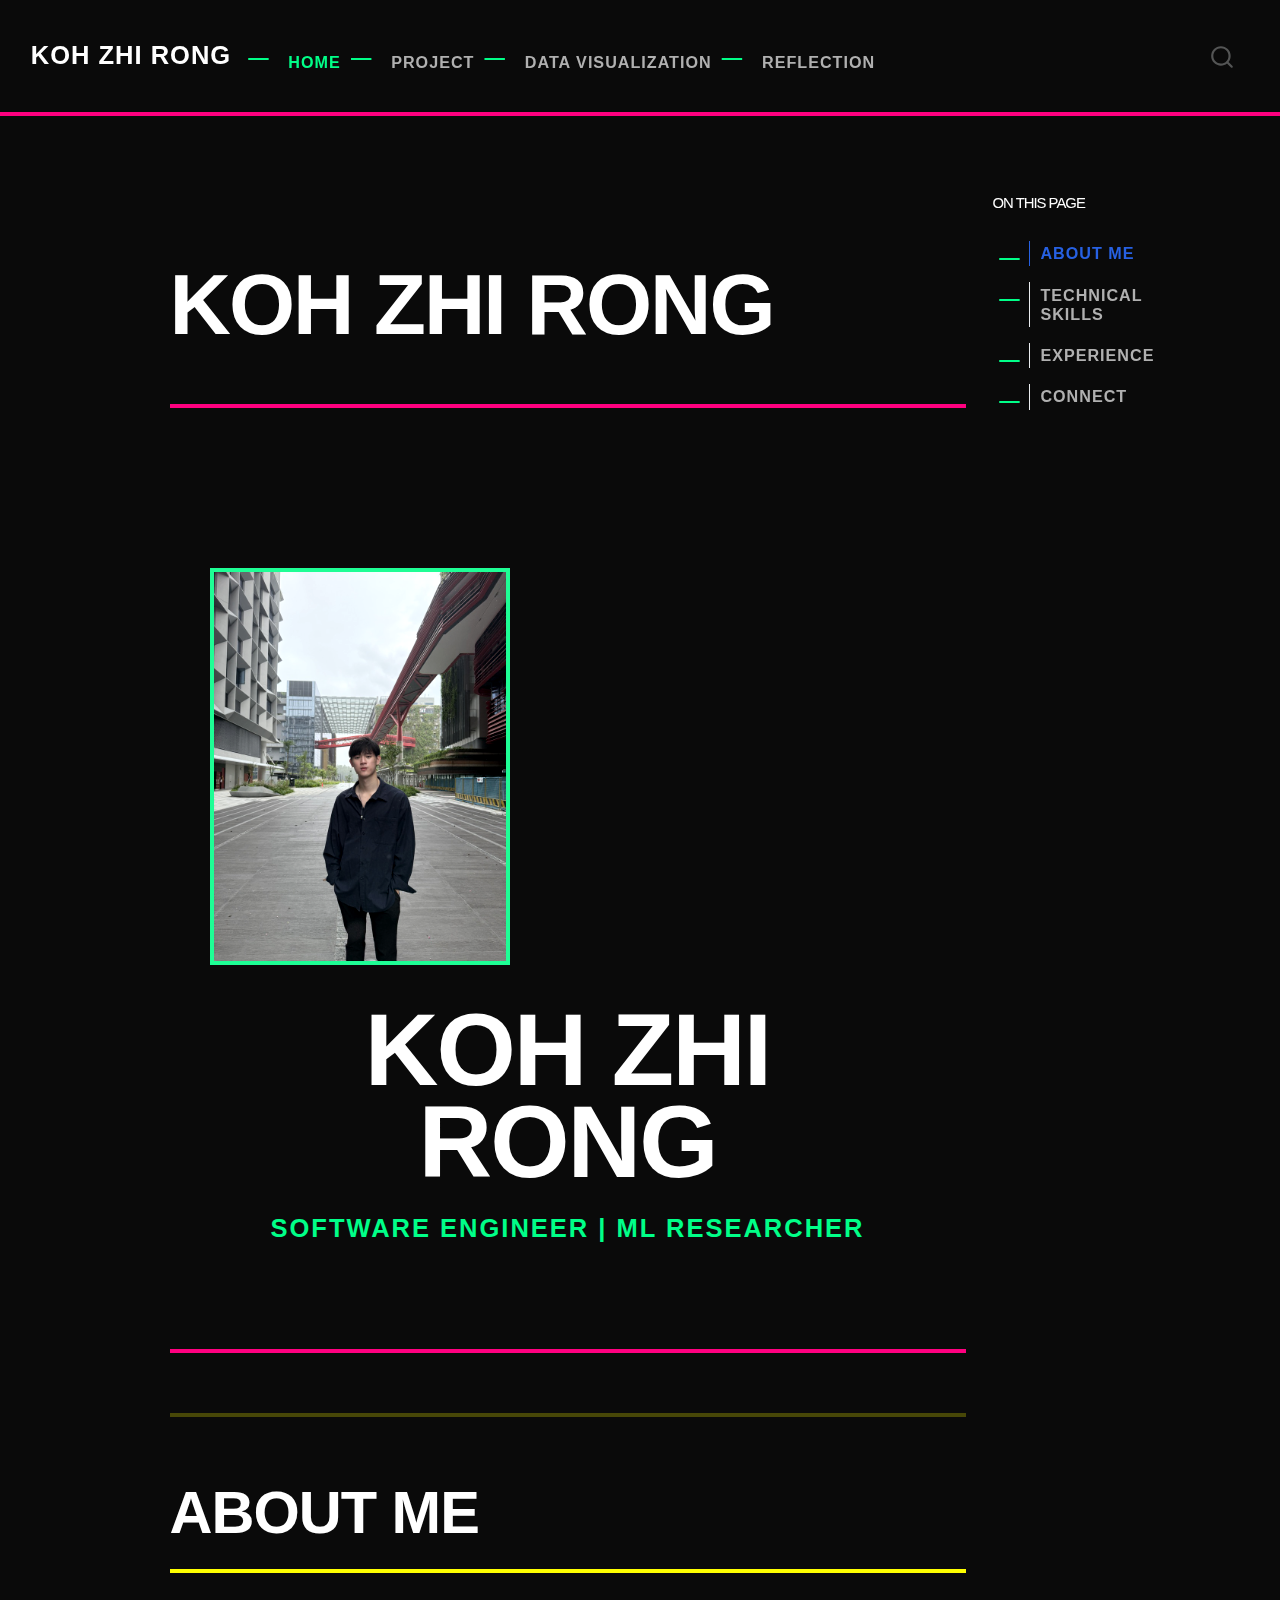
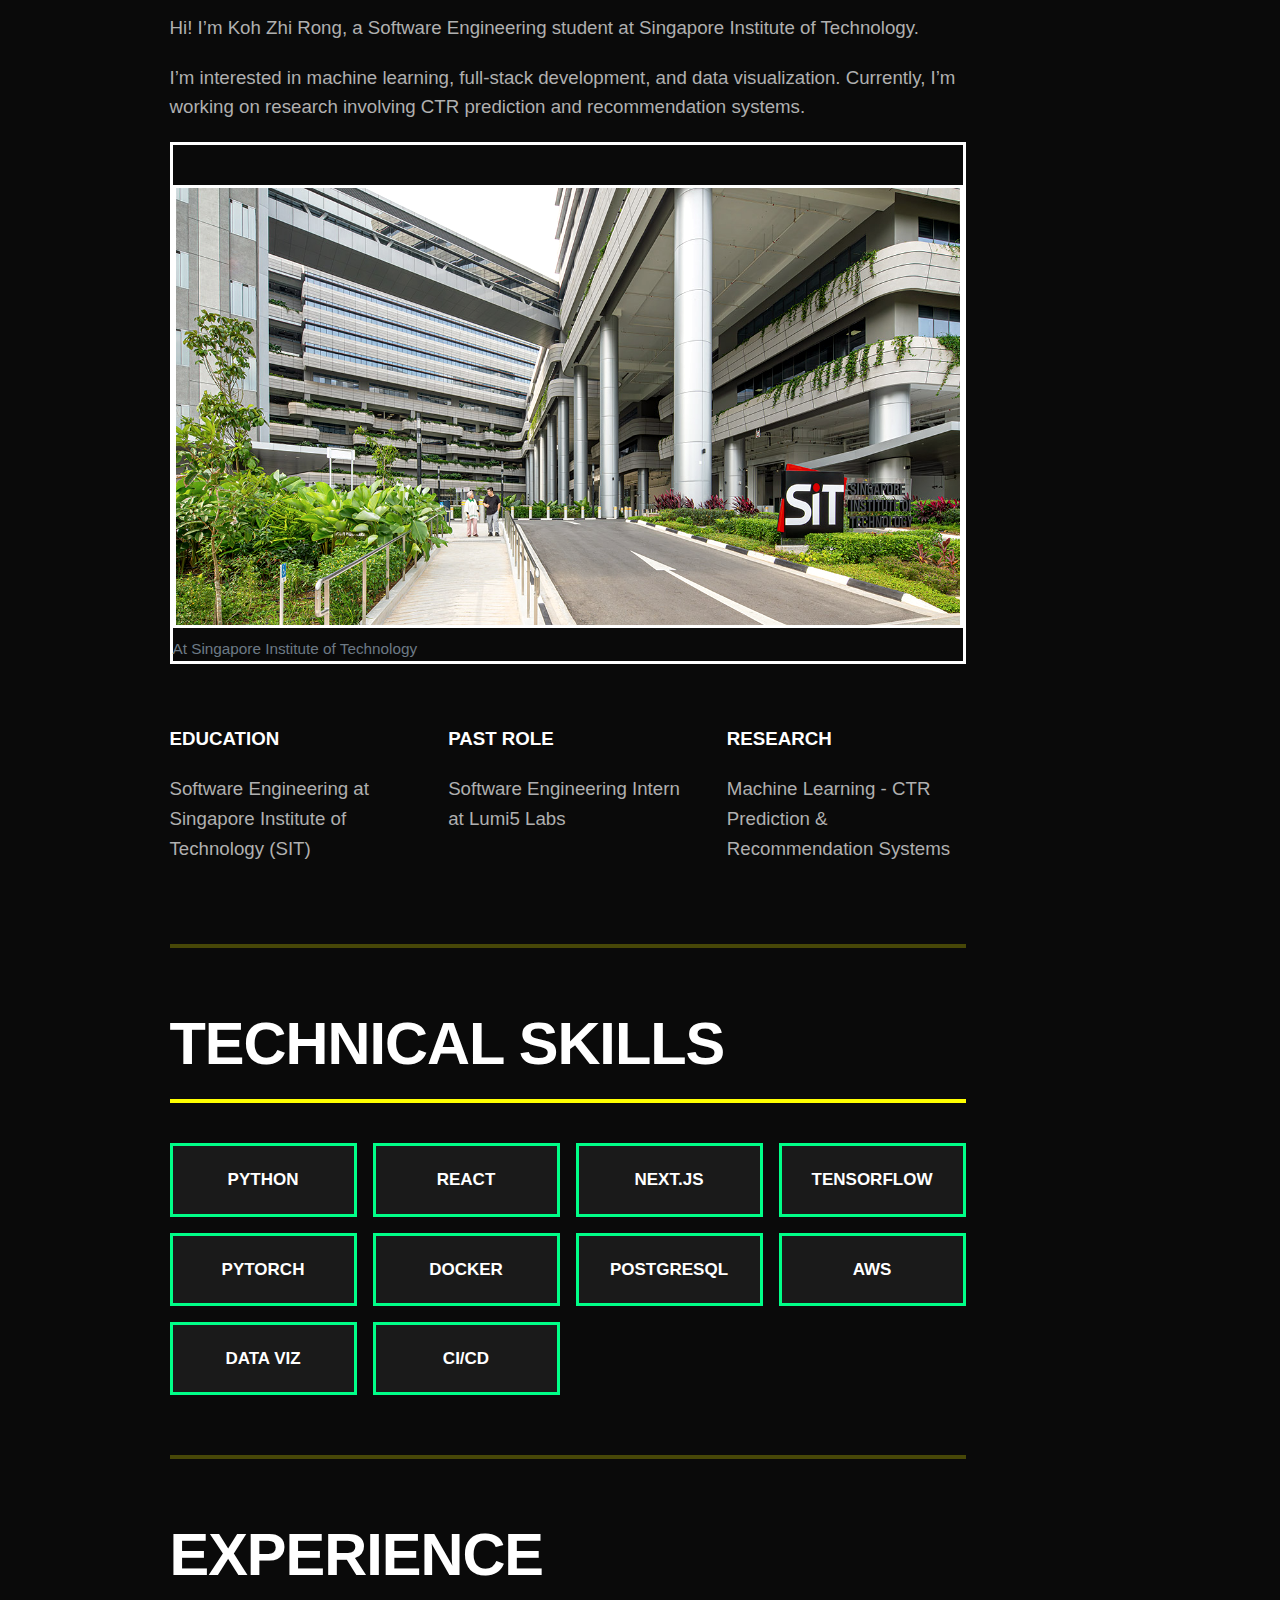
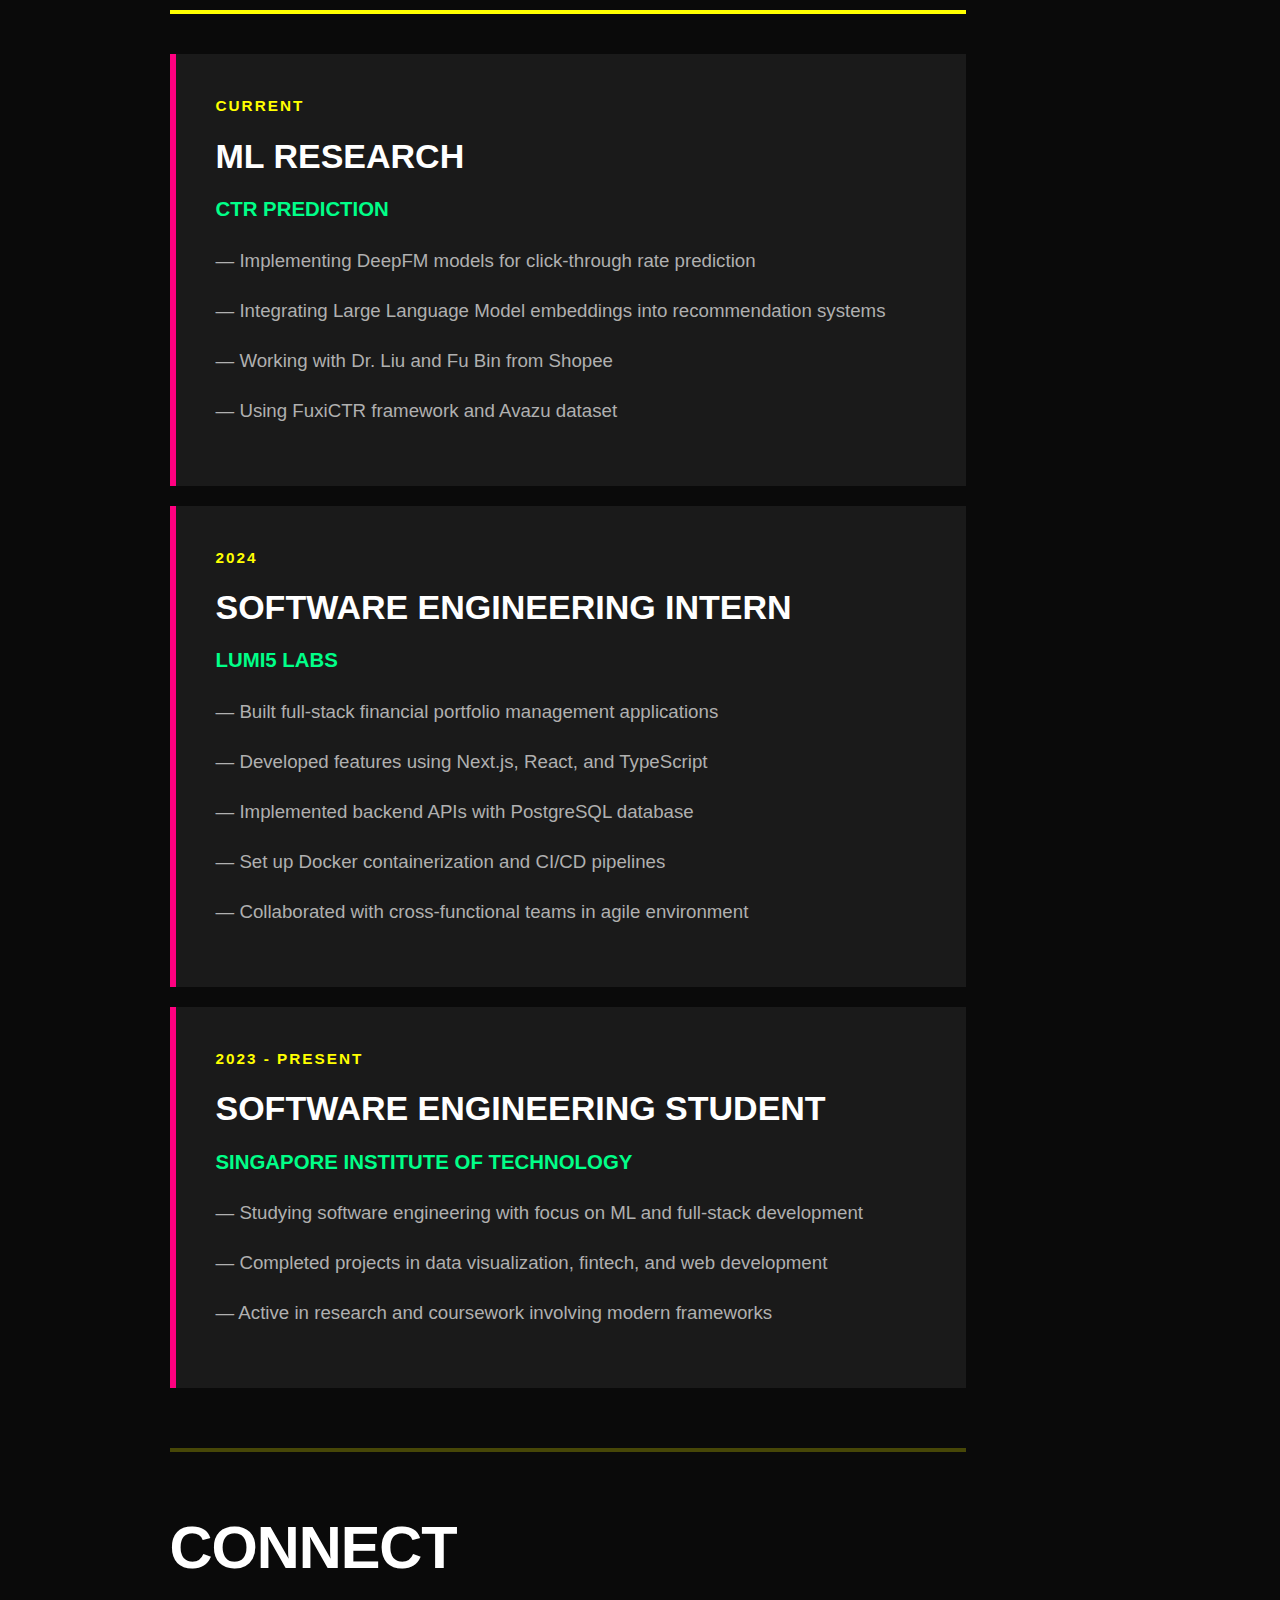
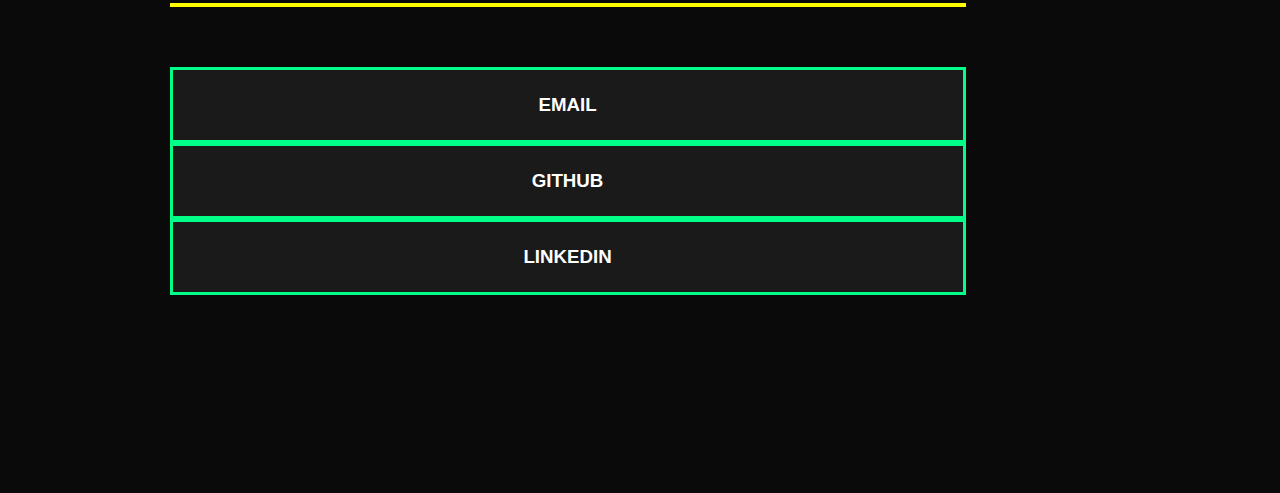
<file: docs/index.html>
<!DOCTYPE html>
<html xmlns="http://www.w3.org/1999/xhtml" lang="en" xml:lang="en"><head>

<meta charset="utf-8">
<meta name="generator" content="quarto-1.7.32">

<meta name="viewport" content="width=device-width, initial-scale=1.0, user-scalable=yes">


<title>Koh Zhi Rong</title>
<style>
code{white-space: pre-wrap;}
span.smallcaps{font-variant: small-caps;}
div.columns{display: flex; gap: min(4vw, 1.5em);}
div.column{flex: auto; overflow-x: auto;}
div.hanging-indent{margin-left: 1.5em; text-indent: -1.5em;}
ul.task-list{list-style: none;}
ul.task-list li input[type="checkbox"] {
  width: 0.8em;
  margin: 0 0.8em 0.2em -1em; /* quarto-specific, see https://github.com/quarto-dev/quarto-cli/issues/4556 */ 
  vertical-align: middle;
}
</style>


<script src="site_libs/quarto-nav/quarto-nav.js"></script>
<script src="site_libs/quarto-nav/headroom.min.js"></script>
<script src="site_libs/clipboard/clipboard.min.js"></script>
<script src="site_libs/quarto-search/autocomplete.umd.js"></script>
<script src="site_libs/quarto-search/fuse.min.js"></script>
<script src="site_libs/quarto-search/quarto-search.js"></script>
<meta name="quarto:offset" content="./">
<script src="site_libs/quarto-html/quarto.js" type="module"></script>
<script src="site_libs/quarto-html/tabsets/tabsets.js" type="module"></script>
<script src="site_libs/quarto-html/popper.min.js"></script>
<script src="site_libs/quarto-html/tippy.umd.min.js"></script>
<script src="site_libs/quarto-html/anchor.min.js"></script>
<link href="site_libs/quarto-html/tippy.css" rel="stylesheet">
<link href="site_libs/quarto-html/quarto-syntax-highlighting-37eea08aefeeee20ff55810ff984fec1.css" rel="stylesheet" id="quarto-text-highlighting-styles">
<script src="site_libs/bootstrap/bootstrap.min.js"></script>
<link href="site_libs/bootstrap/bootstrap-icons.css" rel="stylesheet">
<link href="site_libs/bootstrap/bootstrap-c1fac2584b48ed01fb6e278e36375074.min.css" rel="stylesheet" append-hash="true" id="quarto-bootstrap" data-mode="light">
<script id="quarto-search-options" type="application/json">{
  "location": "navbar",
  "copy-button": false,
  "collapse-after": 3,
  "panel-placement": "end",
  "type": "overlay",
  "limit": 50,
  "keyboard-shortcut": [
    "f",
    "/",
    "s"
  ],
  "show-item-context": false,
  "language": {
    "search-no-results-text": "No results",
    "search-matching-documents-text": "matching documents",
    "search-copy-link-title": "Copy link to search",
    "search-hide-matches-text": "Hide additional matches",
    "search-more-match-text": "more match in this document",
    "search-more-matches-text": "more matches in this document",
    "search-clear-button-title": "Clear",
    "search-text-placeholder": "",
    "search-detached-cancel-button-title": "Cancel",
    "search-submit-button-title": "Submit",
    "search-label": "Search"
  }
}</script>


<link rel="stylesheet" href="styles.css">
</head>

<body class="nav-fixed quarto-light">

<div id="quarto-search-results"></div>
  <header id="quarto-header" class="headroom fixed-top">
    <nav class="navbar navbar-expand-lg " data-bs-theme="dark">
      <div class="navbar-container container-fluid">
      <div class="navbar-brand-container mx-auto">
    <a class="navbar-brand" href="./index.html">
    <span class="navbar-title">Koh Zhi Rong</span>
    </a>
  </div>
            <div id="quarto-search" class="" title="Search"></div>
          <button class="navbar-toggler" type="button" data-bs-toggle="collapse" data-bs-target="#navbarCollapse" aria-controls="navbarCollapse" role="menu" aria-expanded="false" aria-label="Toggle navigation" onclick="if (window.quartoToggleHeadroom) { window.quartoToggleHeadroom(); }">
  <span class="navbar-toggler-icon"></span>
</button>
          <div class="collapse navbar-collapse" id="navbarCollapse">
            <ul class="navbar-nav navbar-nav-scroll me-auto">
  <li class="nav-item">
    <a class="nav-link active" href="./index.html" aria-current="page"> 
<span class="menu-text">Home</span></a>
  </li>  
  <li class="nav-item">
    <a class="nav-link" href="./project.html"> 
<span class="menu-text">Project</span></a>
  </li>  
  <li class="nav-item">
    <a class="nav-link" href="./data-visualization.html"> 
<span class="menu-text">Data Visualization</span></a>
  </li>  
  <li class="nav-item">
    <a class="nav-link" href="./reflection.html"> 
<span class="menu-text">Reflection</span></a>
  </li>  
</ul>
          </div> <!-- /navcollapse -->
            <div class="quarto-navbar-tools">
</div>
      </div> <!-- /container-fluid -->
    </nav>
</header>
<!-- content -->
<div id="quarto-content" class="quarto-container page-columns page-rows-contents page-layout-article page-navbar">
<!-- sidebar -->
<!-- margin-sidebar -->
    <div id="quarto-margin-sidebar" class="sidebar margin-sidebar">
        <nav id="TOC" role="doc-toc" class="toc-active">
    <h2 id="toc-title">On this page</h2>
   
  <ul>
  <li><a href="#about-me" id="toc-about-me" class="nav-link active" data-scroll-target="#about-me">ABOUT ME</a></li>
  <li><a href="#technical-skills" id="toc-technical-skills" class="nav-link" data-scroll-target="#technical-skills">TECHNICAL SKILLS</a></li>
  <li><a href="#experience" id="toc-experience" class="nav-link" data-scroll-target="#experience">EXPERIENCE</a></li>
  <li><a href="#connect" id="toc-connect" class="nav-link" data-scroll-target="#connect">CONNECT</a></li>
  </ul>
</nav>
    </div>
<!-- main -->
<main class="content" id="quarto-document-content">

<header id="title-block-header" class="quarto-title-block default">
<div class="quarto-title">
<h1 class="title">Koh Zhi Rong</h1>
</div>



<div class="quarto-title-meta">

    
  
    
  </div>
  


</header>


<div style="text-align: center; margin: 40px 0;">
<p><img src="images/profile/profile-photo.jpeg" class="img-fluid" style="border: 4px solid #00ff88;" width="300"></p>
<section id="koh-zhi-rong" class="level1">
<h1>KOH ZHI RONG</h1>
<p>SOFTWARE ENGINEER | ML RESEARCHER</p>
</section>
</div>
<hr>
<section id="about-me" class="level2">
<h2 class="anchored" data-anchor-id="about-me">ABOUT ME</h2>
<p>Hi! I’m Koh Zhi Rong, a Software Engineering student at Singapore Institute of Technology.</p>
<p>I’m interested in machine learning, full-stack development, and data visualization. Currently, I’m working on research involving CTR prediction and recommendation systems.</p>
<div class="quarto-figure quarto-figure-center" style="border: 3px solid #ffffff;">
<figure class="figure">
<p><img src="images/profile/sit-campus.jpg" class="img-fluid figure-img" style="width:100.0%"></p>
<figcaption>At Singapore Institute of Technology</figcaption>
</figure>
</div>
<div class="brutal-grid-3">
<div class="brutal-box-green">
<p><strong>EDUCATION</strong></p>
<p>Software Engineering at Singapore Institute of Technology (SIT)</p>
</div>
<div class="brutal-box-pink">
<p><strong>PAST ROLE</strong></p>
<p>Software Engineering Intern at Lumi5 Labs</p>
</div>
<div class="brutal-box-yellow">
<p><strong>RESEARCH</strong></p>
<p>Machine Learning - CTR Prediction &amp; Recommendation Systems</p>
</div>
</div>
<hr>
</section>
<section id="technical-skills" class="level2">
<h2 class="anchored" data-anchor-id="technical-skills">TECHNICAL SKILLS</h2>
<div class="skill-grid">
<div class="skill-box">
PYTHON
</div>
<div class="skill-box">
REACT
</div>
<div class="skill-box">
NEXT.JS
</div>
<div class="skill-box">
TENSORFLOW
</div>
<div class="skill-box">
PYTORCH
</div>
<div class="skill-box">
DOCKER
</div>
<div class="skill-box">
POSTGRESQL
</div>
<div class="skill-box">
AWS
</div>
<div class="skill-box">
DATA VIZ
</div>
<div class="skill-box">
CI/CD
</div>
</div>
<hr>
</section>
<section id="experience" class="level2">
<h2 class="anchored" data-anchor-id="experience">EXPERIENCE</h2>
<div class="experience-list">
<div class="experience-item">
<div class="experience-date">
CURRENT
</div>
<div class="experience-title">
ML RESEARCH
</div>
<div class="experience-company">
CTR PREDICTION
</div>
<p>— Implementing DeepFM models for click-through rate prediction</p>
<p>— Integrating Large Language Model embeddings into recommendation systems</p>
<p>— Working with Dr.&nbsp;Liu and Fu Bin from Shopee</p>
<p>— Using FuxiCTR framework and Avazu dataset</p>
</div>
<div class="experience-item">
<div class="experience-date">
2024
</div>
<div class="experience-title">
SOFTWARE ENGINEERING INTERN
</div>
<div class="experience-company">
LUMI5 LABS
</div>
<p>— Built full-stack financial portfolio management applications</p>
<p>— Developed features using Next.js, React, and TypeScript</p>
<p>— Implemented backend APIs with PostgreSQL database</p>
<p>— Set up Docker containerization and CI/CD pipelines</p>
<p>— Collaborated with cross-functional teams in agile environment</p>
</div>
<div class="experience-item">
<div class="experience-date">
2023 - PRESENT
</div>
<div class="experience-title">
SOFTWARE ENGINEERING STUDENT
</div>
<div class="experience-company">
SINGAPORE INSTITUTE OF TECHNOLOGY
</div>
<p>— Studying software engineering with focus on ML and full-stack development</p>
<p>— Completed projects in data visualization, fintech, and web development</p>
<p>— Active in research and coursework involving modern frameworks</p>
</div>
</div>
<hr>
</section>
<section id="connect" class="level2">
<h2 class="anchored" data-anchor-id="connect">CONNECT</h2>
<div class="contact-buttons">
<p><a href="mailto:zhirong0613@gmail.com" class="contact-btn"> EMAIL </a> <a href="https://github.com/sitkzhirong" class="contact-btn" target="_blank"> GITHUB </a> <a href="https://www.linkedin.com/in/koh-zhi-rong/" class="contact-btn" target="_blank"> LINKEDIN </a></p>
</div>


</section>

</main> <!-- /main -->
<script id="quarto-html-after-body" type="application/javascript">
  window.document.addEventListener("DOMContentLoaded", function (event) {
    const icon = "";
    const anchorJS = new window.AnchorJS();
    anchorJS.options = {
      placement: 'right',
      icon: icon
    };
    anchorJS.add('.anchored');
    const isCodeAnnotation = (el) => {
      for (const clz of el.classList) {
        if (clz.startsWith('code-annotation-')) {                     
          return true;
        }
      }
      return false;
    }
    const onCopySuccess = function(e) {
      // button target
      const button = e.trigger;
      // don't keep focus
      button.blur();
      // flash "checked"
      button.classList.add('code-copy-button-checked');
      var currentTitle = button.getAttribute("title");
      button.setAttribute("title", "Copied!");
      let tooltip;
      if (window.bootstrap) {
        button.setAttribute("data-bs-toggle", "tooltip");
        button.setAttribute("data-bs-placement", "left");
        button.setAttribute("data-bs-title", "Copied!");
        tooltip = new bootstrap.Tooltip(button, 
          { trigger: "manual", 
            customClass: "code-copy-button-tooltip",
            offset: [0, -8]});
        tooltip.show();    
      }
      setTimeout(function() {
        if (tooltip) {
          tooltip.hide();
          button.removeAttribute("data-bs-title");
          button.removeAttribute("data-bs-toggle");
          button.removeAttribute("data-bs-placement");
        }
        button.setAttribute("title", currentTitle);
        button.classList.remove('code-copy-button-checked');
      }, 1000);
      // clear code selection
      e.clearSelection();
    }
    const getTextToCopy = function(trigger) {
        const codeEl = trigger.previousElementSibling.cloneNode(true);
        for (const childEl of codeEl.children) {
          if (isCodeAnnotation(childEl)) {
            childEl.remove();
          }
        }
        return codeEl.innerText;
    }
    const clipboard = new window.ClipboardJS('.code-copy-button:not([data-in-quarto-modal])', {
      text: getTextToCopy
    });
    clipboard.on('success', onCopySuccess);
    if (window.document.getElementById('quarto-embedded-source-code-modal')) {
      const clipboardModal = new window.ClipboardJS('.code-copy-button[data-in-quarto-modal]', {
        text: getTextToCopy,
        container: window.document.getElementById('quarto-embedded-source-code-modal')
      });
      clipboardModal.on('success', onCopySuccess);
    }
      var localhostRegex = new RegExp(/^(?:http|https):\/\/localhost\:?[0-9]*\//);
      var mailtoRegex = new RegExp(/^mailto:/);
        var filterRegex = new RegExp('/' + window.location.host + '/');
      var isInternal = (href) => {
          return filterRegex.test(href) || localhostRegex.test(href) || mailtoRegex.test(href);
      }
      // Inspect non-navigation links and adorn them if external
     var links = window.document.querySelectorAll('a[href]:not(.nav-link):not(.navbar-brand):not(.toc-action):not(.sidebar-link):not(.sidebar-item-toggle):not(.pagination-link):not(.no-external):not([aria-hidden]):not(.dropdown-item):not(.quarto-navigation-tool):not(.about-link)');
      for (var i=0; i<links.length; i++) {
        const link = links[i];
        if (!isInternal(link.href)) {
          // undo the damage that might have been done by quarto-nav.js in the case of
          // links that we want to consider external
          if (link.dataset.originalHref !== undefined) {
            link.href = link.dataset.originalHref;
          }
        }
      }
    function tippyHover(el, contentFn, onTriggerFn, onUntriggerFn) {
      const config = {
        allowHTML: true,
        maxWidth: 500,
        delay: 100,
        arrow: false,
        appendTo: function(el) {
            return el.parentElement;
        },
        interactive: true,
        interactiveBorder: 10,
        theme: 'quarto',
        placement: 'bottom-start',
      };
      if (contentFn) {
        config.content = contentFn;
      }
      if (onTriggerFn) {
        config.onTrigger = onTriggerFn;
      }
      if (onUntriggerFn) {
        config.onUntrigger = onUntriggerFn;
      }
      window.tippy(el, config); 
    }
    const noterefs = window.document.querySelectorAll('a[role="doc-noteref"]');
    for (var i=0; i<noterefs.length; i++) {
      const ref = noterefs[i];
      tippyHover(ref, function() {
        // use id or data attribute instead here
        let href = ref.getAttribute('data-footnote-href') || ref.getAttribute('href');
        try { href = new URL(href).hash; } catch {}
        const id = href.replace(/^#\/?/, "");
        const note = window.document.getElementById(id);
        if (note) {
          return note.innerHTML;
        } else {
          return "";
        }
      });
    }
    const xrefs = window.document.querySelectorAll('a.quarto-xref');
    const processXRef = (id, note) => {
      // Strip column container classes
      const stripColumnClz = (el) => {
        el.classList.remove("page-full", "page-columns");
        if (el.children) {
          for (const child of el.children) {
            stripColumnClz(child);
          }
        }
      }
      stripColumnClz(note)
      if (id === null || id.startsWith('sec-')) {
        // Special case sections, only their first couple elements
        const container = document.createElement("div");
        if (note.children && note.children.length > 2) {
          container.appendChild(note.children[0].cloneNode(true));
          for (let i = 1; i < note.children.length; i++) {
            const child = note.children[i];
            if (child.tagName === "P" && child.innerText === "") {
              continue;
            } else {
              container.appendChild(child.cloneNode(true));
              break;
            }
          }
          if (window.Quarto?.typesetMath) {
            window.Quarto.typesetMath(container);
          }
          return container.innerHTML
        } else {
          if (window.Quarto?.typesetMath) {
            window.Quarto.typesetMath(note);
          }
          return note.innerHTML;
        }
      } else {
        // Remove any anchor links if they are present
        const anchorLink = note.querySelector('a.anchorjs-link');
        if (anchorLink) {
          anchorLink.remove();
        }
        if (window.Quarto?.typesetMath) {
          window.Quarto.typesetMath(note);
        }
        if (note.classList.contains("callout")) {
          return note.outerHTML;
        } else {
          return note.innerHTML;
        }
      }
    }
    for (var i=0; i<xrefs.length; i++) {
      const xref = xrefs[i];
      tippyHover(xref, undefined, function(instance) {
        instance.disable();
        let url = xref.getAttribute('href');
        let hash = undefined; 
        if (url.startsWith('#')) {
          hash = url;
        } else {
          try { hash = new URL(url).hash; } catch {}
        }
        if (hash) {
          const id = hash.replace(/^#\/?/, "");
          const note = window.document.getElementById(id);
          if (note !== null) {
            try {
              const html = processXRef(id, note.cloneNode(true));
              instance.setContent(html);
            } finally {
              instance.enable();
              instance.show();
            }
          } else {
            // See if we can fetch this
            fetch(url.split('#')[0])
            .then(res => res.text())
            .then(html => {
              const parser = new DOMParser();
              const htmlDoc = parser.parseFromString(html, "text/html");
              const note = htmlDoc.getElementById(id);
              if (note !== null) {
                const html = processXRef(id, note);
                instance.setContent(html);
              } 
            }).finally(() => {
              instance.enable();
              instance.show();
            });
          }
        } else {
          // See if we can fetch a full url (with no hash to target)
          // This is a special case and we should probably do some content thinning / targeting
          fetch(url)
          .then(res => res.text())
          .then(html => {
            const parser = new DOMParser();
            const htmlDoc = parser.parseFromString(html, "text/html");
            const note = htmlDoc.querySelector('main.content');
            if (note !== null) {
              // This should only happen for chapter cross references
              // (since there is no id in the URL)
              // remove the first header
              if (note.children.length > 0 && note.children[0].tagName === "HEADER") {
                note.children[0].remove();
              }
              const html = processXRef(null, note);
              instance.setContent(html);
            } 
          }).finally(() => {
            instance.enable();
            instance.show();
          });
        }
      }, function(instance) {
      });
    }
        let selectedAnnoteEl;
        const selectorForAnnotation = ( cell, annotation) => {
          let cellAttr = 'data-code-cell="' + cell + '"';
          let lineAttr = 'data-code-annotation="' +  annotation + '"';
          const selector = 'span[' + cellAttr + '][' + lineAttr + ']';
          return selector;
        }
        const selectCodeLines = (annoteEl) => {
          const doc = window.document;
          const targetCell = annoteEl.getAttribute("data-target-cell");
          const targetAnnotation = annoteEl.getAttribute("data-target-annotation");
          const annoteSpan = window.document.querySelector(selectorForAnnotation(targetCell, targetAnnotation));
          const lines = annoteSpan.getAttribute("data-code-lines").split(",");
          const lineIds = lines.map((line) => {
            return targetCell + "-" + line;
          })
          let top = null;
          let height = null;
          let parent = null;
          if (lineIds.length > 0) {
              //compute the position of the single el (top and bottom and make a div)
              const el = window.document.getElementById(lineIds[0]);
              top = el.offsetTop;
              height = el.offsetHeight;
              parent = el.parentElement.parentElement;
            if (lineIds.length > 1) {
              const lastEl = window.document.getElementById(lineIds[lineIds.length - 1]);
              const bottom = lastEl.offsetTop + lastEl.offsetHeight;
              height = bottom - top;
            }
            if (top !== null && height !== null && parent !== null) {
              // cook up a div (if necessary) and position it 
              let div = window.document.getElementById("code-annotation-line-highlight");
              if (div === null) {
                div = window.document.createElement("div");
                div.setAttribute("id", "code-annotation-line-highlight");
                div.style.position = 'absolute';
                parent.appendChild(div);
              }
              div.style.top = top - 2 + "px";
              div.style.height = height + 4 + "px";
              div.style.left = 0;
              let gutterDiv = window.document.getElementById("code-annotation-line-highlight-gutter");
              if (gutterDiv === null) {
                gutterDiv = window.document.createElement("div");
                gutterDiv.setAttribute("id", "code-annotation-line-highlight-gutter");
                gutterDiv.style.position = 'absolute';
                const codeCell = window.document.getElementById(targetCell);
                const gutter = codeCell.querySelector('.code-annotation-gutter');
                gutter.appendChild(gutterDiv);
              }
              gutterDiv.style.top = top - 2 + "px";
              gutterDiv.style.height = height + 4 + "px";
            }
            selectedAnnoteEl = annoteEl;
          }
        };
        const unselectCodeLines = () => {
          const elementsIds = ["code-annotation-line-highlight", "code-annotation-line-highlight-gutter"];
          elementsIds.forEach((elId) => {
            const div = window.document.getElementById(elId);
            if (div) {
              div.remove();
            }
          });
          selectedAnnoteEl = undefined;
        };
          // Handle positioning of the toggle
      window.addEventListener(
        "resize",
        throttle(() => {
          elRect = undefined;
          if (selectedAnnoteEl) {
            selectCodeLines(selectedAnnoteEl);
          }
        }, 10)
      );
      function throttle(fn, ms) {
      let throttle = false;
      let timer;
        return (...args) => {
          if(!throttle) { // first call gets through
              fn.apply(this, args);
              throttle = true;
          } else { // all the others get throttled
              if(timer) clearTimeout(timer); // cancel #2
              timer = setTimeout(() => {
                fn.apply(this, args);
                timer = throttle = false;
              }, ms);
          }
        };
      }
        // Attach click handler to the DT
        const annoteDls = window.document.querySelectorAll('dt[data-target-cell]');
        for (const annoteDlNode of annoteDls) {
          annoteDlNode.addEventListener('click', (event) => {
            const clickedEl = event.target;
            if (clickedEl !== selectedAnnoteEl) {
              unselectCodeLines();
              const activeEl = window.document.querySelector('dt[data-target-cell].code-annotation-active');
              if (activeEl) {
                activeEl.classList.remove('code-annotation-active');
              }
              selectCodeLines(clickedEl);
              clickedEl.classList.add('code-annotation-active');
            } else {
              // Unselect the line
              unselectCodeLines();
              clickedEl.classList.remove('code-annotation-active');
            }
          });
        }
    const findCites = (el) => {
      const parentEl = el.parentElement;
      if (parentEl) {
        const cites = parentEl.dataset.cites;
        if (cites) {
          return {
            el,
            cites: cites.split(' ')
          };
        } else {
          return findCites(el.parentElement)
        }
      } else {
        return undefined;
      }
    };
    var bibliorefs = window.document.querySelectorAll('a[role="doc-biblioref"]');
    for (var i=0; i<bibliorefs.length; i++) {
      const ref = bibliorefs[i];
      const citeInfo = findCites(ref);
      if (citeInfo) {
        tippyHover(citeInfo.el, function() {
          var popup = window.document.createElement('div');
          citeInfo.cites.forEach(function(cite) {
            var citeDiv = window.document.createElement('div');
            citeDiv.classList.add('hanging-indent');
            citeDiv.classList.add('csl-entry');
            var biblioDiv = window.document.getElementById('ref-' + cite);
            if (biblioDiv) {
              citeDiv.innerHTML = biblioDiv.innerHTML;
            }
            popup.appendChild(citeDiv);
          });
          return popup.innerHTML;
        });
      }
    }
  });
  </script>
</div> <!-- /content -->




</body></html>
</file>
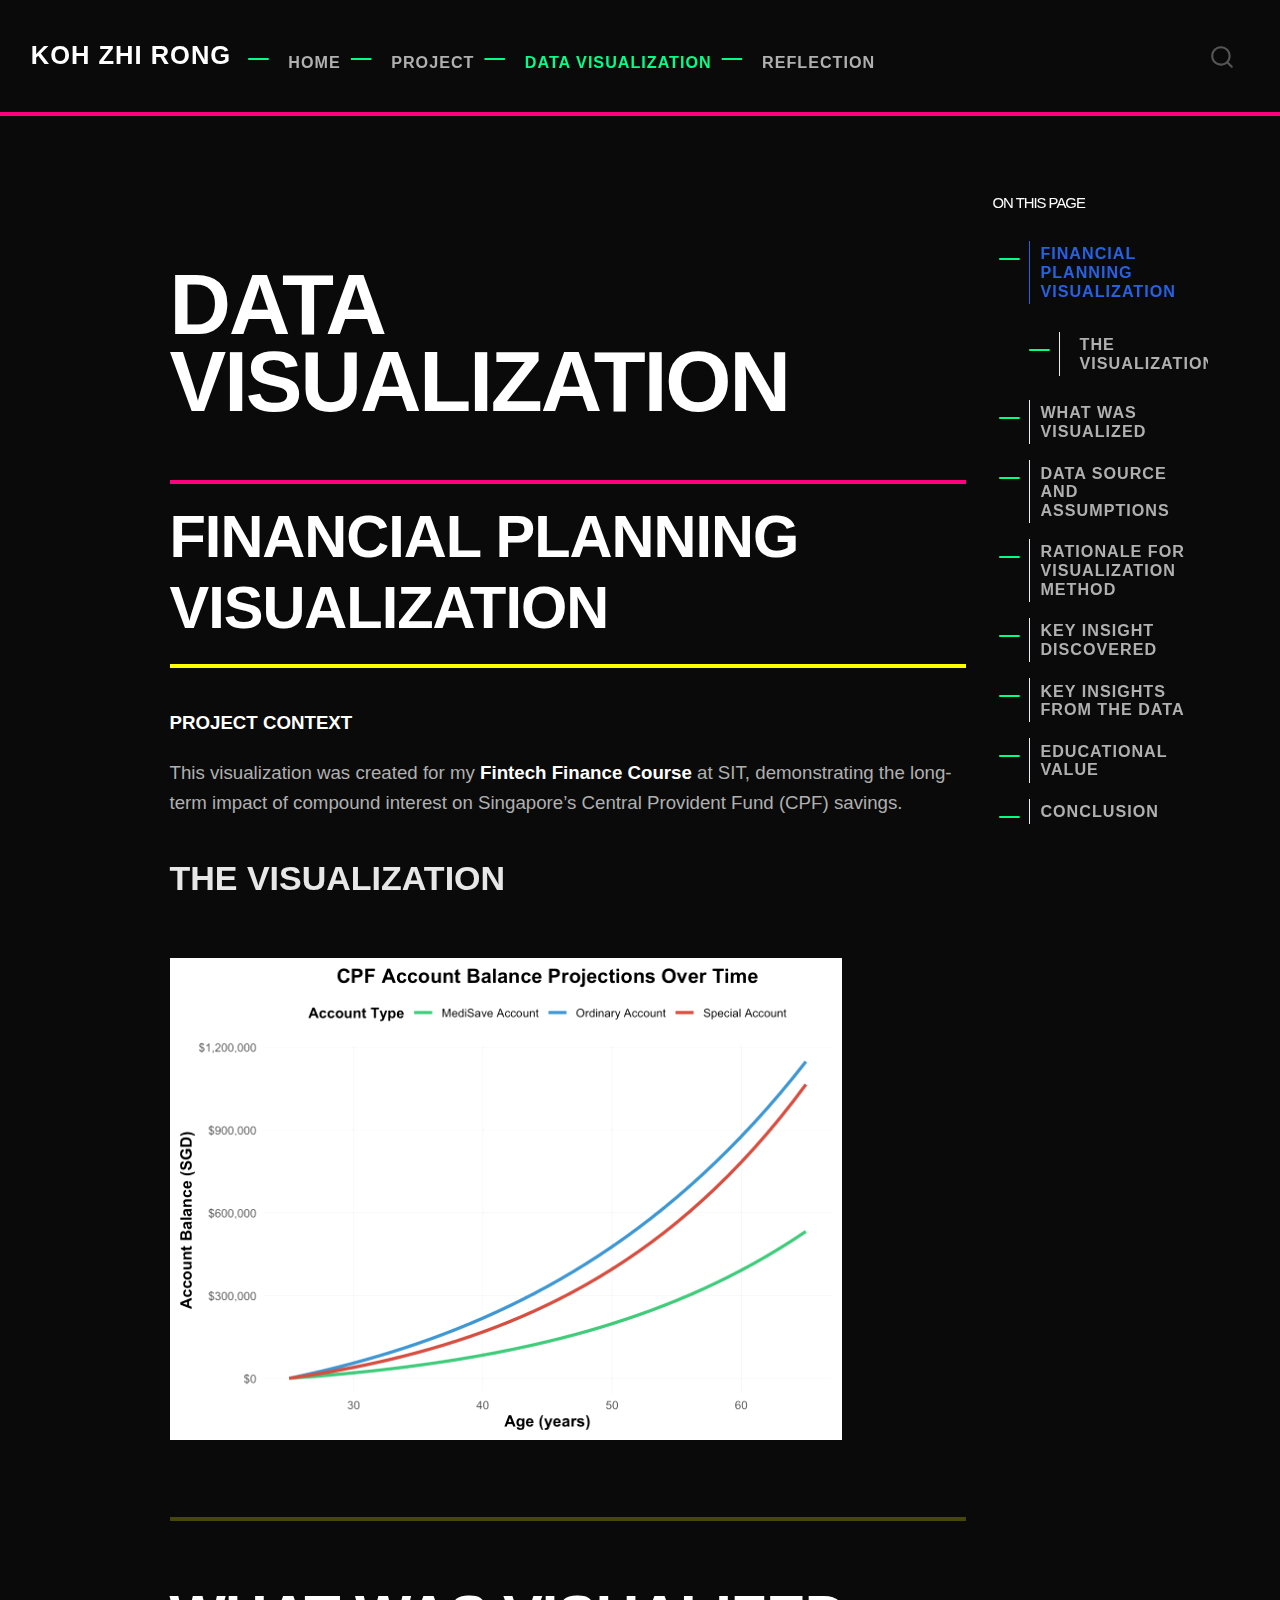
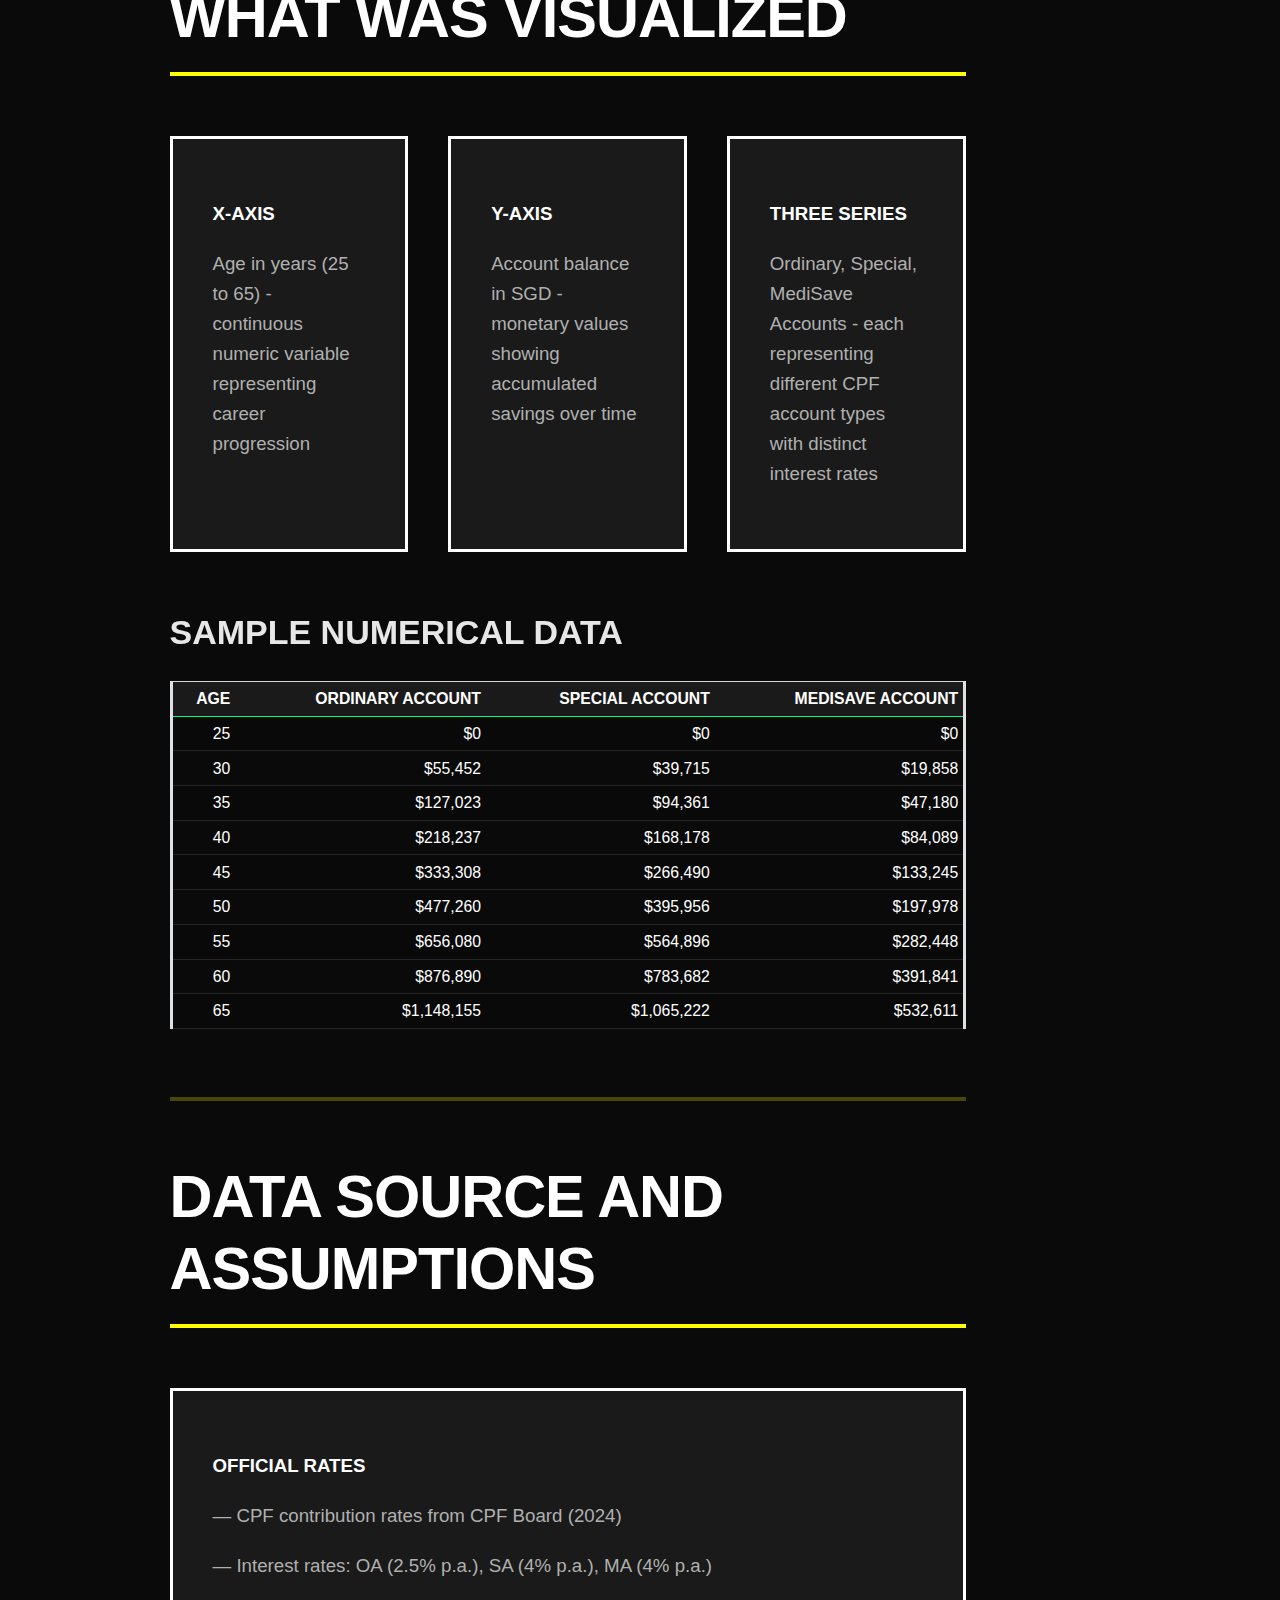
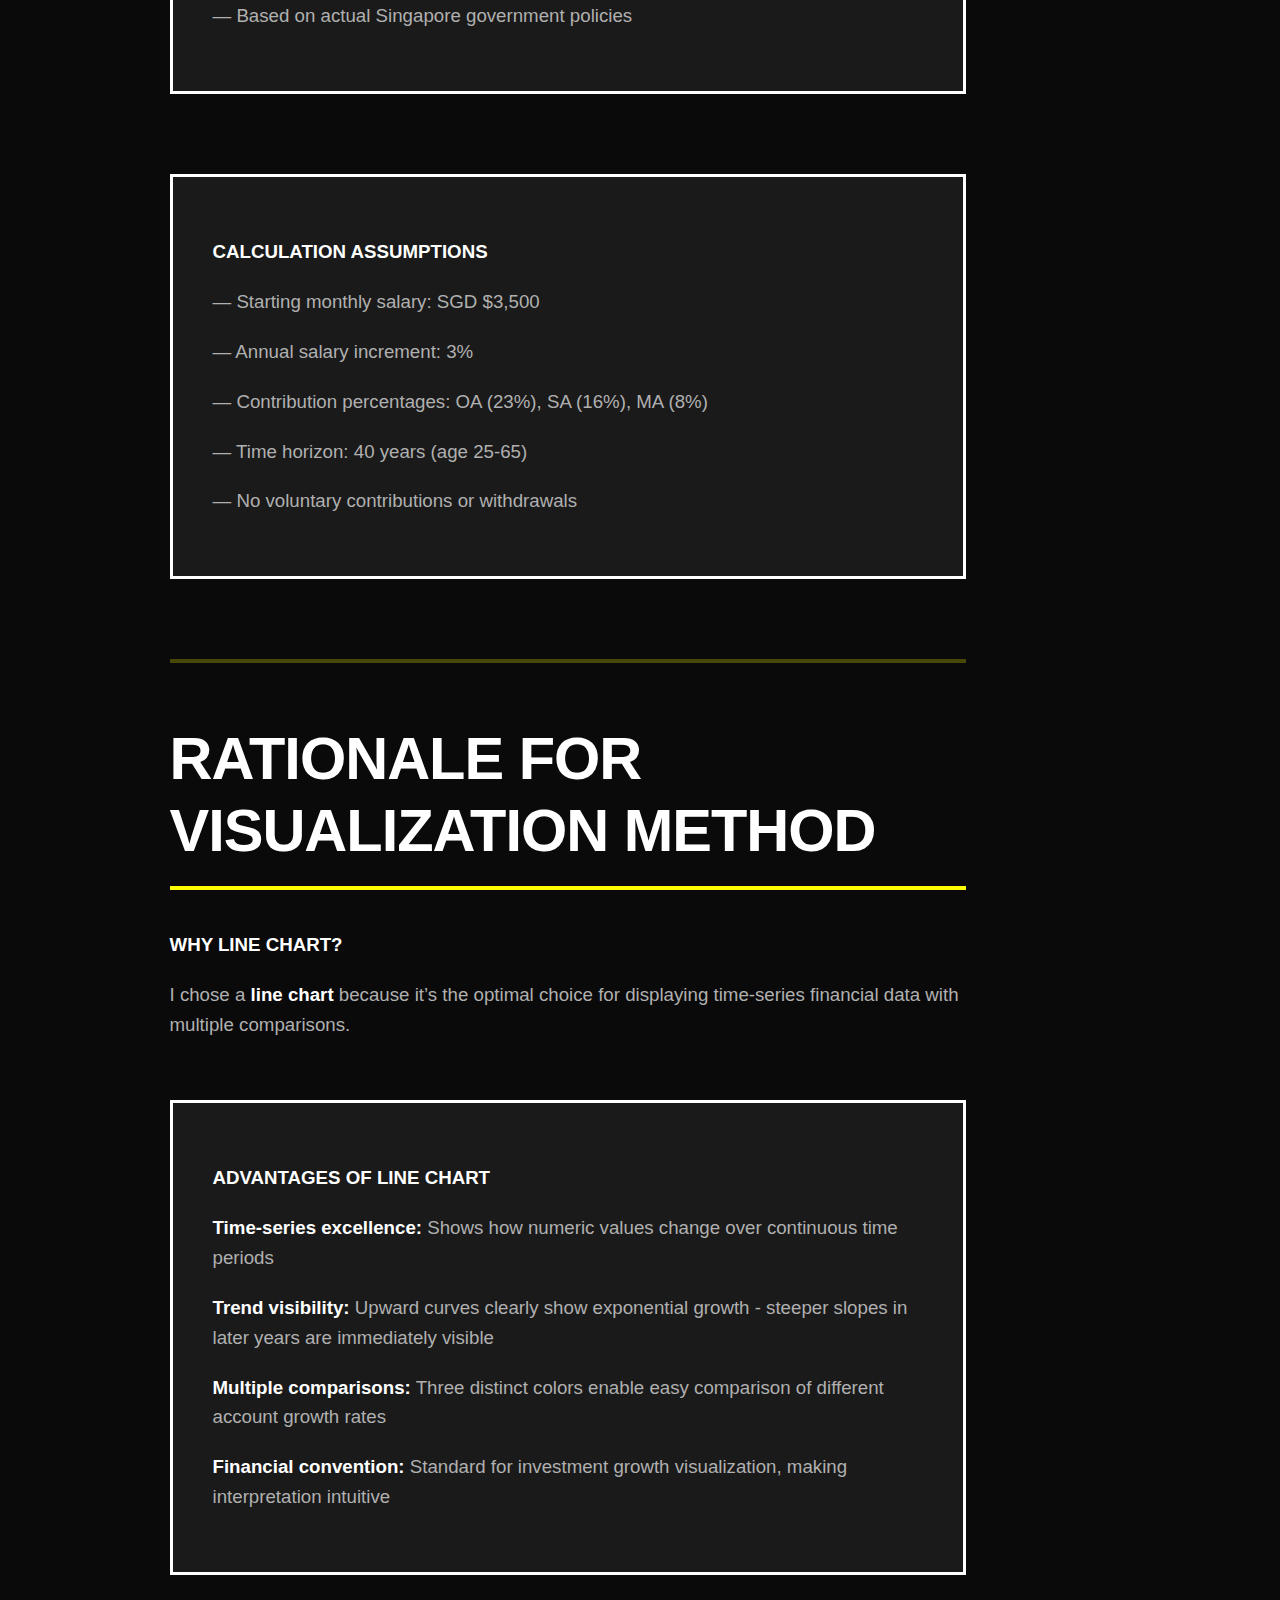
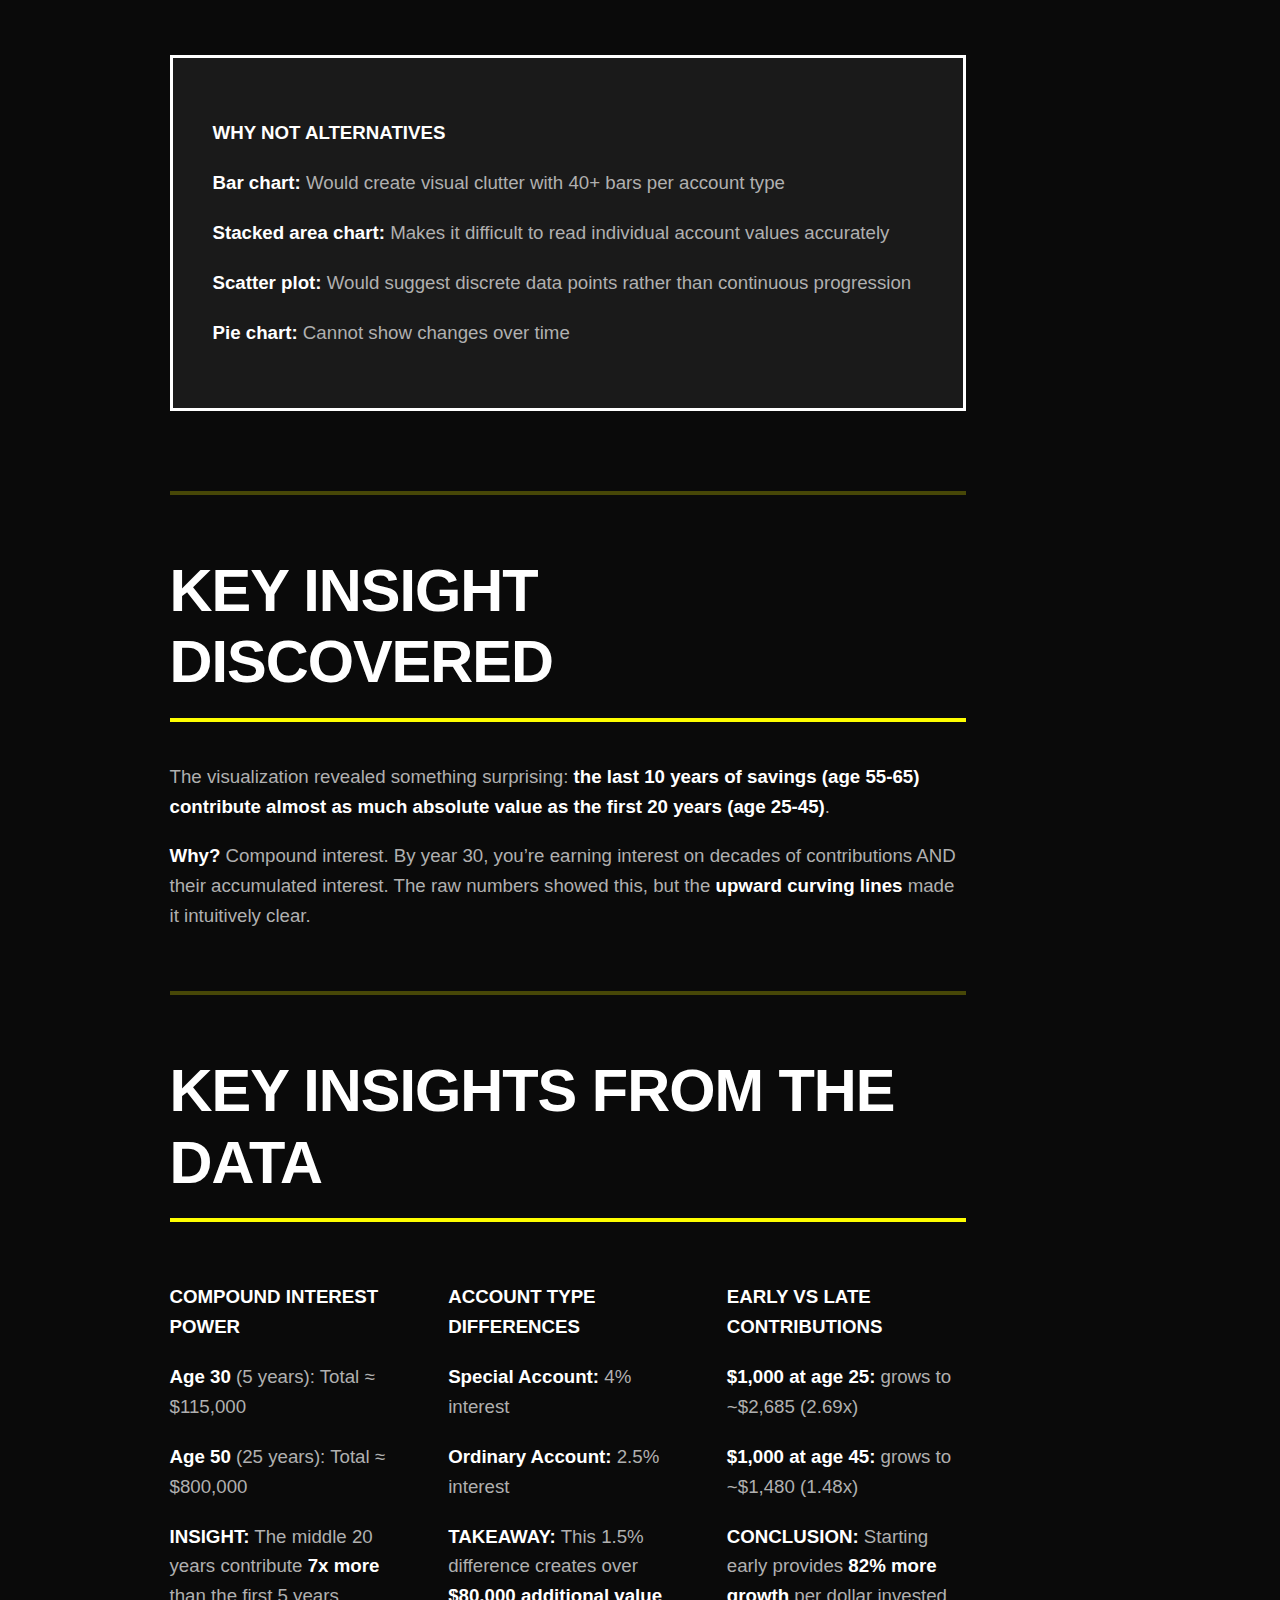
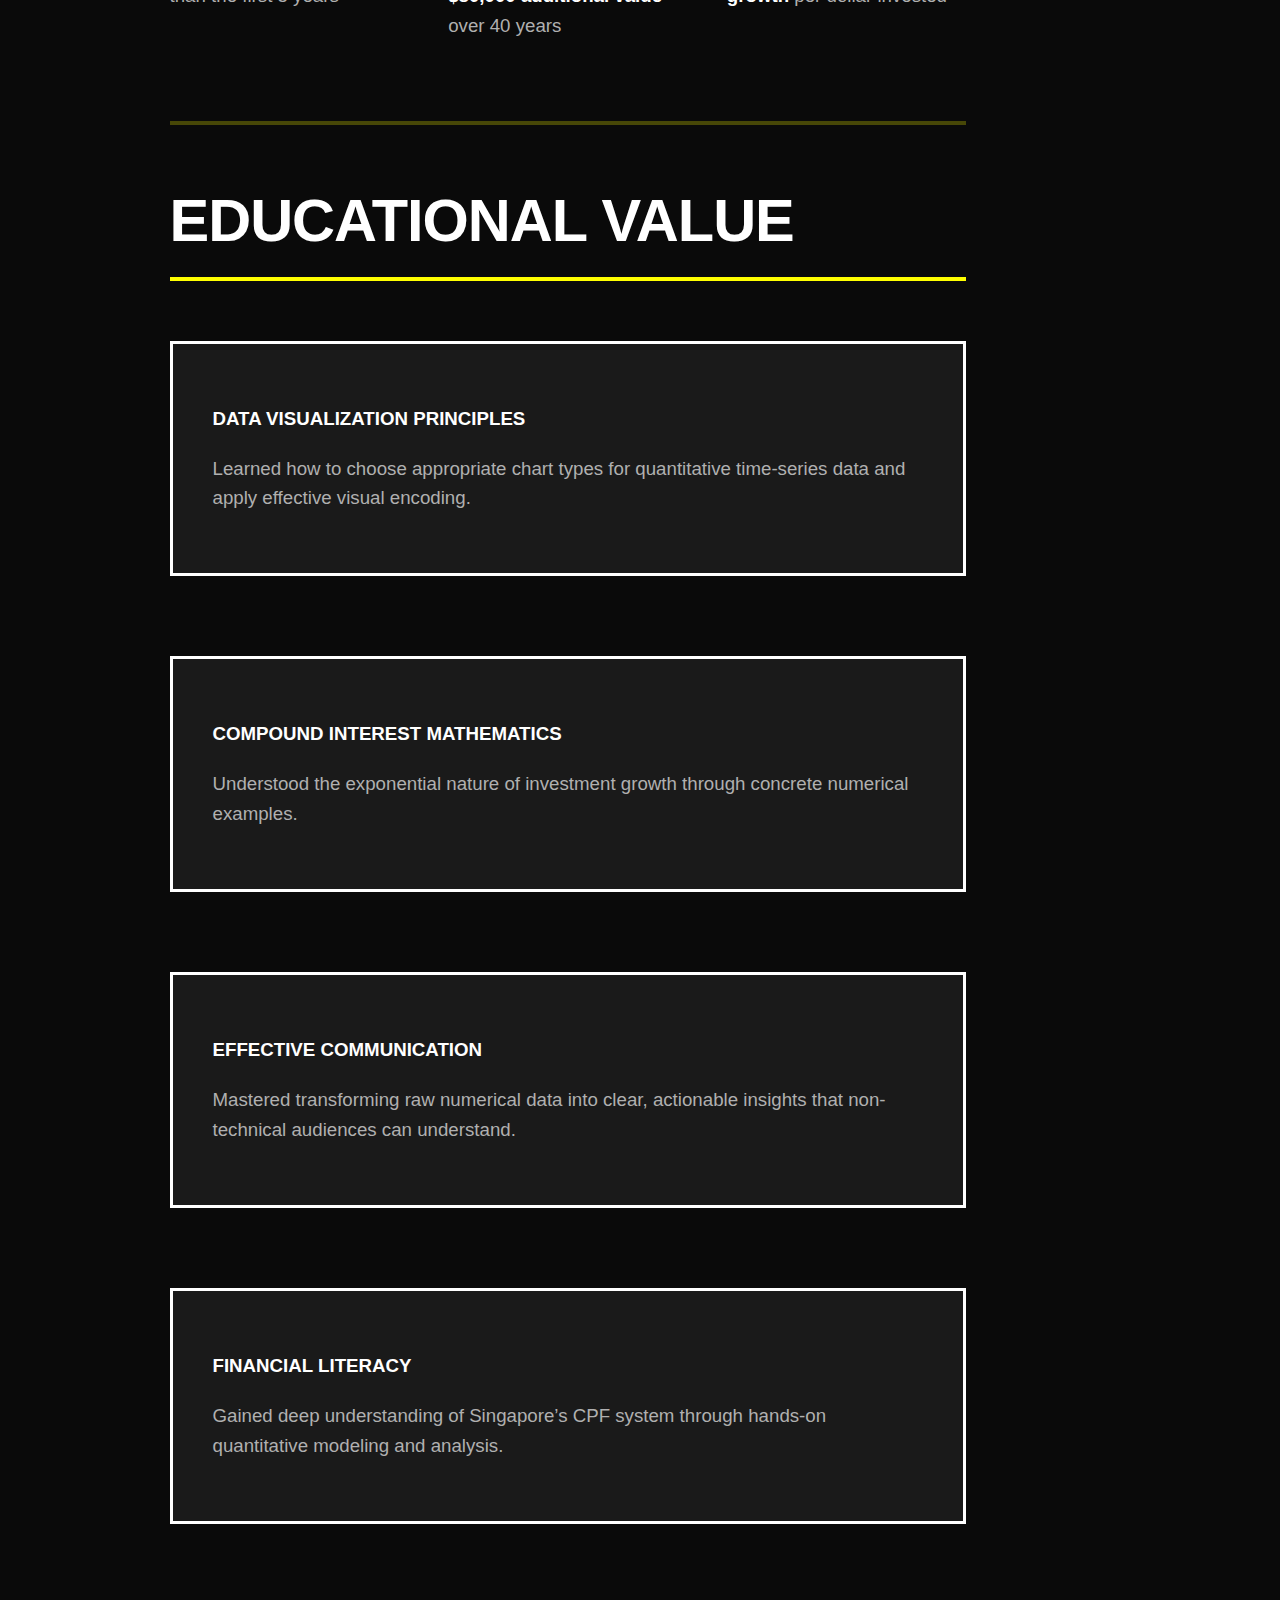
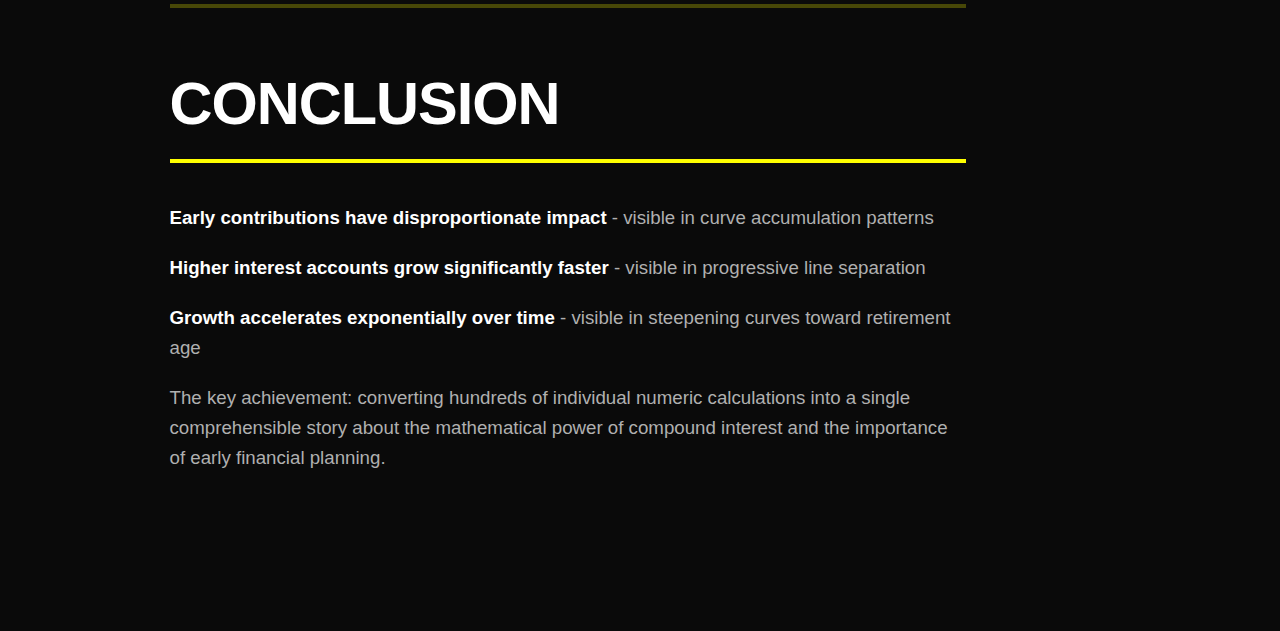
<file: docs/data-visualization.html>
<!DOCTYPE html>
<html xmlns="http://www.w3.org/1999/xhtml" lang="en" xml:lang="en"><head>

<meta charset="utf-8">
<meta name="generator" content="quarto-1.7.32">

<meta name="viewport" content="width=device-width, initial-scale=1.0, user-scalable=yes">


<title>DATA VISUALIZATION – Koh Zhi Rong</title>
<style>
code{white-space: pre-wrap;}
span.smallcaps{font-variant: small-caps;}
div.columns{display: flex; gap: min(4vw, 1.5em);}
div.column{flex: auto; overflow-x: auto;}
div.hanging-indent{margin-left: 1.5em; text-indent: -1.5em;}
ul.task-list{list-style: none;}
ul.task-list li input[type="checkbox"] {
  width: 0.8em;
  margin: 0 0.8em 0.2em -1em; /* quarto-specific, see https://github.com/quarto-dev/quarto-cli/issues/4556 */ 
  vertical-align: middle;
}
</style>


<script src="site_libs/quarto-nav/quarto-nav.js"></script>
<script src="site_libs/quarto-nav/headroom.min.js"></script>
<script src="site_libs/clipboard/clipboard.min.js"></script>
<script src="site_libs/quarto-search/autocomplete.umd.js"></script>
<script src="site_libs/quarto-search/fuse.min.js"></script>
<script src="site_libs/quarto-search/quarto-search.js"></script>
<meta name="quarto:offset" content="./">
<script src="site_libs/quarto-html/quarto.js" type="module"></script>
<script src="site_libs/quarto-html/tabsets/tabsets.js" type="module"></script>
<script src="site_libs/quarto-html/popper.min.js"></script>
<script src="site_libs/quarto-html/tippy.umd.min.js"></script>
<script src="site_libs/quarto-html/anchor.min.js"></script>
<link href="site_libs/quarto-html/tippy.css" rel="stylesheet">
<link href="site_libs/quarto-html/quarto-syntax-highlighting-37eea08aefeeee20ff55810ff984fec1.css" rel="stylesheet" id="quarto-text-highlighting-styles">
<script src="site_libs/bootstrap/bootstrap.min.js"></script>
<link href="site_libs/bootstrap/bootstrap-icons.css" rel="stylesheet">
<link href="site_libs/bootstrap/bootstrap-c1fac2584b48ed01fb6e278e36375074.min.css" rel="stylesheet" append-hash="true" id="quarto-bootstrap" data-mode="light">
<script id="quarto-search-options" type="application/json">{
  "location": "navbar",
  "copy-button": false,
  "collapse-after": 3,
  "panel-placement": "end",
  "type": "overlay",
  "limit": 50,
  "keyboard-shortcut": [
    "f",
    "/",
    "s"
  ],
  "show-item-context": false,
  "language": {
    "search-no-results-text": "No results",
    "search-matching-documents-text": "matching documents",
    "search-copy-link-title": "Copy link to search",
    "search-hide-matches-text": "Hide additional matches",
    "search-more-match-text": "more match in this document",
    "search-more-matches-text": "more matches in this document",
    "search-clear-button-title": "Clear",
    "search-text-placeholder": "",
    "search-detached-cancel-button-title": "Cancel",
    "search-submit-button-title": "Submit",
    "search-label": "Search"
  }
}</script>


<link rel="stylesheet" href="styles.css">
</head>

<body class="nav-fixed quarto-light">

<div id="quarto-search-results"></div>
  <header id="quarto-header" class="headroom fixed-top">
    <nav class="navbar navbar-expand-lg " data-bs-theme="dark">
      <div class="navbar-container container-fluid">
      <div class="navbar-brand-container mx-auto">
    <a class="navbar-brand" href="./index.html">
    <span class="navbar-title">Koh Zhi Rong</span>
    </a>
  </div>
            <div id="quarto-search" class="" title="Search"></div>
          <button class="navbar-toggler" type="button" data-bs-toggle="collapse" data-bs-target="#navbarCollapse" aria-controls="navbarCollapse" role="menu" aria-expanded="false" aria-label="Toggle navigation" onclick="if (window.quartoToggleHeadroom) { window.quartoToggleHeadroom(); }">
  <span class="navbar-toggler-icon"></span>
</button>
          <div class="collapse navbar-collapse" id="navbarCollapse">
            <ul class="navbar-nav navbar-nav-scroll me-auto">
  <li class="nav-item">
    <a class="nav-link" href="./index.html"> 
<span class="menu-text">Home</span></a>
  </li>  
  <li class="nav-item">
    <a class="nav-link" href="./project.html"> 
<span class="menu-text">Project</span></a>
  </li>  
  <li class="nav-item">
    <a class="nav-link active" href="./data-visualization.html" aria-current="page"> 
<span class="menu-text">Data Visualization</span></a>
  </li>  
  <li class="nav-item">
    <a class="nav-link" href="./reflection.html"> 
<span class="menu-text">Reflection</span></a>
  </li>  
</ul>
          </div> <!-- /navcollapse -->
            <div class="quarto-navbar-tools">
</div>
      </div> <!-- /container-fluid -->
    </nav>
</header>
<!-- content -->
<div id="quarto-content" class="quarto-container page-columns page-rows-contents page-layout-article page-navbar">
<!-- sidebar -->
<!-- margin-sidebar -->
    <div id="quarto-margin-sidebar" class="sidebar margin-sidebar">
        <nav id="TOC" role="doc-toc" class="toc-active">
    <h2 id="toc-title">On this page</h2>
   
  <ul>
  <li><a href="#financial-planning-visualization" id="toc-financial-planning-visualization" class="nav-link active" data-scroll-target="#financial-planning-visualization">FINANCIAL PLANNING VISUALIZATION</a>
  <ul class="collapse">
  <li><a href="#the-visualization" id="toc-the-visualization" class="nav-link" data-scroll-target="#the-visualization">THE VISUALIZATION</a></li>
  </ul></li>
  <li><a href="#what-was-visualized" id="toc-what-was-visualized" class="nav-link" data-scroll-target="#what-was-visualized">WHAT WAS VISUALIZED</a>
  <ul class="collapse">
  <li><a href="#sample-numerical-data" id="toc-sample-numerical-data" class="nav-link" data-scroll-target="#sample-numerical-data">SAMPLE NUMERICAL DATA</a></li>
  </ul></li>
  <li><a href="#data-source-and-assumptions" id="toc-data-source-and-assumptions" class="nav-link" data-scroll-target="#data-source-and-assumptions">DATA SOURCE AND ASSUMPTIONS</a></li>
  <li><a href="#rationale-for-visualization-method" id="toc-rationale-for-visualization-method" class="nav-link" data-scroll-target="#rationale-for-visualization-method">RATIONALE FOR VISUALIZATION METHOD</a></li>
  <li><a href="#key-insight-discovered" id="toc-key-insight-discovered" class="nav-link" data-scroll-target="#key-insight-discovered">KEY INSIGHT DISCOVERED</a></li>
  <li><a href="#key-insights-from-the-data" id="toc-key-insights-from-the-data" class="nav-link" data-scroll-target="#key-insights-from-the-data">KEY INSIGHTS FROM THE DATA</a></li>
  <li><a href="#educational-value" id="toc-educational-value" class="nav-link" data-scroll-target="#educational-value">EDUCATIONAL VALUE</a></li>
  <li><a href="#conclusion" id="toc-conclusion" class="nav-link" data-scroll-target="#conclusion">CONCLUSION</a></li>
  </ul>
</nav>
    </div>
<!-- main -->
<main class="content" id="quarto-document-content">

<header id="title-block-header" class="quarto-title-block default">
<div class="quarto-title">
<h1 class="title">DATA VISUALIZATION</h1>
</div>



<div class="quarto-title-meta">

    
  
    
  </div>
  


</header>


<section id="financial-planning-visualization" class="level2">
<h2 class="anchored" data-anchor-id="financial-planning-visualization">FINANCIAL PLANNING VISUALIZATION</h2>
<div class="brutal-box-green">
<p><strong>PROJECT CONTEXT</strong></p>
<p>This visualization was created for my <strong>Fintech Finance Course</strong> at SIT, demonstrating the long-term impact of compound interest on Singapore’s Central Provident Fund (CPF) savings.</p>
</div>
<section id="the-visualization" class="level3">
<h3 class="anchored" data-anchor-id="the-visualization">THE VISUALIZATION</h3>
<div class="cell">
<div class="cell-output-display">
<div>
<figure class="figure">
<p><img src="data-visualization_files/figure-html/unnamed-chunk-1-1.png" class="img-fluid figure-img" width="672"></p>
</figure>
</div>
</div>
</div>
<hr>
</section>
</section>
<section id="what-was-visualized" class="level2">
<h2 class="anchored" data-anchor-id="what-was-visualized">WHAT WAS VISUALIZED</h2>
<div class="brutal-grid-3">
<div class="brutal-box">
<p><strong>X-AXIS</strong></p>
<p>Age in years (25 to 65) - continuous numeric variable representing career progression</p>
</div>
<div class="brutal-box">
<p><strong>Y-AXIS</strong></p>
<p>Account balance in SGD - monetary values showing accumulated savings over time</p>
</div>
<div class="brutal-box">
<p><strong>THREE SERIES</strong></p>
<p>Ordinary, Special, MediSave Accounts - each representing different CPF account types with distinct interest rates</p>
</div>
</div>
<section id="sample-numerical-data" class="level3">
<h3 class="anchored" data-anchor-id="sample-numerical-data">SAMPLE NUMERICAL DATA</h3>
<div class="cell">
<div class="cell-output-display">
<table class="caption-top table table-sm table-striped small">
<thead>
<tr class="header">
<th style="text-align: right;">Age</th>
<th style="text-align: right;">Ordinary Account</th>
<th style="text-align: right;">Special Account</th>
<th style="text-align: right;">MediSave Account</th>
</tr>
</thead>
<tbody>
<tr class="odd">
<td style="text-align: right;">25</td>
<td style="text-align: right;">$0</td>
<td style="text-align: right;">$0</td>
<td style="text-align: right;">$0</td>
</tr>
<tr class="even">
<td style="text-align: right;">30</td>
<td style="text-align: right;">$55,452</td>
<td style="text-align: right;">$39,715</td>
<td style="text-align: right;">$19,858</td>
</tr>
<tr class="odd">
<td style="text-align: right;">35</td>
<td style="text-align: right;">$127,023</td>
<td style="text-align: right;">$94,361</td>
<td style="text-align: right;">$47,180</td>
</tr>
<tr class="even">
<td style="text-align: right;">40</td>
<td style="text-align: right;">$218,237</td>
<td style="text-align: right;">$168,178</td>
<td style="text-align: right;">$84,089</td>
</tr>
<tr class="odd">
<td style="text-align: right;">45</td>
<td style="text-align: right;">$333,308</td>
<td style="text-align: right;">$266,490</td>
<td style="text-align: right;">$133,245</td>
</tr>
<tr class="even">
<td style="text-align: right;">50</td>
<td style="text-align: right;">$477,260</td>
<td style="text-align: right;">$395,956</td>
<td style="text-align: right;">$197,978</td>
</tr>
<tr class="odd">
<td style="text-align: right;">55</td>
<td style="text-align: right;">$656,080</td>
<td style="text-align: right;">$564,896</td>
<td style="text-align: right;">$282,448</td>
</tr>
<tr class="even">
<td style="text-align: right;">60</td>
<td style="text-align: right;">$876,890</td>
<td style="text-align: right;">$783,682</td>
<td style="text-align: right;">$391,841</td>
</tr>
<tr class="odd">
<td style="text-align: right;">65</td>
<td style="text-align: right;">$1,148,155</td>
<td style="text-align: right;">$1,065,222</td>
<td style="text-align: right;">$532,611</td>
</tr>
</tbody>
</table>
</div>
</div>
<hr>
</section>
</section>
<section id="data-source-and-assumptions" class="level2">
<h2 class="anchored" data-anchor-id="data-source-and-assumptions">DATA SOURCE AND ASSUMPTIONS</h2>
<div class="brutal-grid-2">
<div class="brutal-box">
<p><strong>OFFICIAL RATES</strong></p>
<p>— CPF contribution rates from CPF Board (2024)</p>
<p>— Interest rates: OA (2.5% p.a.), SA (4% p.a.), MA (4% p.a.)</p>
<p>— Based on actual Singapore government policies</p>
</div>
<div class="brutal-box">
<p><strong>CALCULATION ASSUMPTIONS</strong></p>
<p>— Starting monthly salary: SGD $3,500</p>
<p>— Annual salary increment: 3%</p>
<p>— Contribution percentages: OA (23%), SA (16%), MA (8%)</p>
<p>— Time horizon: 40 years (age 25-65)</p>
<p>— No voluntary contributions or withdrawals</p>
</div>
</div>
<hr>
</section>
<section id="rationale-for-visualization-method" class="level2">
<h2 class="anchored" data-anchor-id="rationale-for-visualization-method">RATIONALE FOR VISUALIZATION METHOD</h2>
<div class="brutal-box-green">
<p><strong>WHY LINE CHART?</strong></p>
<p>I chose a <strong>line chart</strong> because it’s the optimal choice for displaying time-series financial data with multiple comparisons.</p>
</div>
<div class="brutal-grid-2">
<div class="brutal-box">
<p><strong>ADVANTAGES OF LINE CHART</strong></p>
<p><strong>Time-series excellence:</strong> Shows how numeric values change over continuous time periods</p>
<p><strong>Trend visibility:</strong> Upward curves clearly show exponential growth - steeper slopes in later years are immediately visible</p>
<p><strong>Multiple comparisons:</strong> Three distinct colors enable easy comparison of different account growth rates</p>
<p><strong>Financial convention:</strong> Standard for investment growth visualization, making interpretation intuitive</p>
</div>
<div class="brutal-box">
<p><strong>WHY NOT ALTERNATIVES</strong></p>
<p><strong>Bar chart:</strong> Would create visual clutter with 40+ bars per account type</p>
<p><strong>Stacked area chart:</strong> Makes it difficult to read individual account values accurately</p>
<p><strong>Scatter plot:</strong> Would suggest discrete data points rather than continuous progression</p>
<p><strong>Pie chart:</strong> Cannot show changes over time</p>
</div>
</div>
<hr>
</section>
<section id="key-insight-discovered" class="level2">
<h2 class="anchored" data-anchor-id="key-insight-discovered">KEY INSIGHT DISCOVERED</h2>
<div class="brutal-box-yellow">
<p>The visualization revealed something surprising: <strong>the last 10 years of savings (age 55-65) contribute almost as much absolute value as the first 20 years (age 25-45)</strong>.</p>
<p><strong>Why?</strong> Compound interest. By year 30, you’re earning interest on decades of contributions AND their accumulated interest. The raw numbers showed this, but the <strong>upward curving lines</strong> made it intuitively clear.</p>
</div>
<hr>
</section>
<section id="key-insights-from-the-data" class="level2">
<h2 class="anchored" data-anchor-id="key-insights-from-the-data">KEY INSIGHTS FROM THE DATA</h2>
<div class="brutal-grid-3">
<div class="brutal-box-green">
<p><strong>COMPOUND INTEREST POWER</strong></p>
<p><strong>Age 30</strong> (5 years): Total ≈ $115,000</p>
<p><strong>Age 50</strong> (25 years): Total ≈ $800,000</p>
<p><strong>INSIGHT:</strong> The middle 20 years contribute <strong>7x more</strong> than the first 5 years</p>
</div>
<div class="brutal-box-pink">
<p><strong>ACCOUNT TYPE DIFFERENCES</strong></p>
<p><strong>Special Account:</strong> 4% interest</p>
<p><strong>Ordinary Account:</strong> 2.5% interest</p>
<p><strong>TAKEAWAY:</strong> This 1.5% difference creates over <strong>$80,000 additional value</strong> over 40 years</p>
</div>
<div class="brutal-box-yellow">
<p><strong>EARLY VS LATE CONTRIBUTIONS</strong></p>
<p><strong>$1,000 at age 25:</strong> grows to ~$2,685 (2.69x)</p>
<p><strong>$1,000 at age 45:</strong> grows to ~$1,480 (1.48x)</p>
<p><strong>CONCLUSION:</strong> Starting early provides <strong>82% more growth</strong> per dollar invested</p>
</div>
</div>
<hr>
</section>
<section id="educational-value" class="level2">
<h2 class="anchored" data-anchor-id="educational-value">EDUCATIONAL VALUE</h2>
<div class="brutal-grid-2">
<div class="brutal-box">
<p><strong>DATA VISUALIZATION PRINCIPLES</strong></p>
<p>Learned how to choose appropriate chart types for quantitative time-series data and apply effective visual encoding.</p>
</div>
<div class="brutal-box">
<p><strong>COMPOUND INTEREST MATHEMATICS</strong></p>
<p>Understood the exponential nature of investment growth through concrete numerical examples.</p>
</div>
<div class="brutal-box">
<p><strong>EFFECTIVE COMMUNICATION</strong></p>
<p>Mastered transforming raw numerical data into clear, actionable insights that non-technical audiences can understand.</p>
</div>
<div class="brutal-box">
<p><strong>FINANCIAL LITERACY</strong></p>
<p>Gained deep understanding of Singapore’s CPF system through hands-on quantitative modeling and analysis.</p>
</div>
</div>
<hr>
</section>
<section id="conclusion" class="level2">
<h2 class="anchored" data-anchor-id="conclusion">CONCLUSION</h2>
<p><strong>Early contributions have disproportionate impact</strong> - visible in curve accumulation patterns</p>
<p><strong>Higher interest accounts grow significantly faster</strong> - visible in progressive line separation</p>
<p><strong>Growth accelerates exponentially over time</strong> - visible in steepening curves toward retirement age</p>
<p>The key achievement: converting hundreds of individual numeric calculations into a single comprehensible story about the mathematical power of compound interest and the importance of early financial planning.</p>


</section>

</main> <!-- /main -->
<script id="quarto-html-after-body" type="application/javascript">
  window.document.addEventListener("DOMContentLoaded", function (event) {
    const icon = "";
    const anchorJS = new window.AnchorJS();
    anchorJS.options = {
      placement: 'right',
      icon: icon
    };
    anchorJS.add('.anchored');
    const isCodeAnnotation = (el) => {
      for (const clz of el.classList) {
        if (clz.startsWith('code-annotation-')) {                     
          return true;
        }
      }
      return false;
    }
    const onCopySuccess = function(e) {
      // button target
      const button = e.trigger;
      // don't keep focus
      button.blur();
      // flash "checked"
      button.classList.add('code-copy-button-checked');
      var currentTitle = button.getAttribute("title");
      button.setAttribute("title", "Copied!");
      let tooltip;
      if (window.bootstrap) {
        button.setAttribute("data-bs-toggle", "tooltip");
        button.setAttribute("data-bs-placement", "left");
        button.setAttribute("data-bs-title", "Copied!");
        tooltip = new bootstrap.Tooltip(button, 
          { trigger: "manual", 
            customClass: "code-copy-button-tooltip",
            offset: [0, -8]});
        tooltip.show();    
      }
      setTimeout(function() {
        if (tooltip) {
          tooltip.hide();
          button.removeAttribute("data-bs-title");
          button.removeAttribute("data-bs-toggle");
          button.removeAttribute("data-bs-placement");
        }
        button.setAttribute("title", currentTitle);
        button.classList.remove('code-copy-button-checked');
      }, 1000);
      // clear code selection
      e.clearSelection();
    }
    const getTextToCopy = function(trigger) {
        const codeEl = trigger.previousElementSibling.cloneNode(true);
        for (const childEl of codeEl.children) {
          if (isCodeAnnotation(childEl)) {
            childEl.remove();
          }
        }
        return codeEl.innerText;
    }
    const clipboard = new window.ClipboardJS('.code-copy-button:not([data-in-quarto-modal])', {
      text: getTextToCopy
    });
    clipboard.on('success', onCopySuccess);
    if (window.document.getElementById('quarto-embedded-source-code-modal')) {
      const clipboardModal = new window.ClipboardJS('.code-copy-button[data-in-quarto-modal]', {
        text: getTextToCopy,
        container: window.document.getElementById('quarto-embedded-source-code-modal')
      });
      clipboardModal.on('success', onCopySuccess);
    }
      var localhostRegex = new RegExp(/^(?:http|https):\/\/localhost\:?[0-9]*\//);
      var mailtoRegex = new RegExp(/^mailto:/);
        var filterRegex = new RegExp('/' + window.location.host + '/');
      var isInternal = (href) => {
          return filterRegex.test(href) || localhostRegex.test(href) || mailtoRegex.test(href);
      }
      // Inspect non-navigation links and adorn them if external
     var links = window.document.querySelectorAll('a[href]:not(.nav-link):not(.navbar-brand):not(.toc-action):not(.sidebar-link):not(.sidebar-item-toggle):not(.pagination-link):not(.no-external):not([aria-hidden]):not(.dropdown-item):not(.quarto-navigation-tool):not(.about-link)');
      for (var i=0; i<links.length; i++) {
        const link = links[i];
        if (!isInternal(link.href)) {
          // undo the damage that might have been done by quarto-nav.js in the case of
          // links that we want to consider external
          if (link.dataset.originalHref !== undefined) {
            link.href = link.dataset.originalHref;
          }
        }
      }
    function tippyHover(el, contentFn, onTriggerFn, onUntriggerFn) {
      const config = {
        allowHTML: true,
        maxWidth: 500,
        delay: 100,
        arrow: false,
        appendTo: function(el) {
            return el.parentElement;
        },
        interactive: true,
        interactiveBorder: 10,
        theme: 'quarto',
        placement: 'bottom-start',
      };
      if (contentFn) {
        config.content = contentFn;
      }
      if (onTriggerFn) {
        config.onTrigger = onTriggerFn;
      }
      if (onUntriggerFn) {
        config.onUntrigger = onUntriggerFn;
      }
      window.tippy(el, config); 
    }
    const noterefs = window.document.querySelectorAll('a[role="doc-noteref"]');
    for (var i=0; i<noterefs.length; i++) {
      const ref = noterefs[i];
      tippyHover(ref, function() {
        // use id or data attribute instead here
        let href = ref.getAttribute('data-footnote-href') || ref.getAttribute('href');
        try { href = new URL(href).hash; } catch {}
        const id = href.replace(/^#\/?/, "");
        const note = window.document.getElementById(id);
        if (note) {
          return note.innerHTML;
        } else {
          return "";
        }
      });
    }
    const xrefs = window.document.querySelectorAll('a.quarto-xref');
    const processXRef = (id, note) => {
      // Strip column container classes
      const stripColumnClz = (el) => {
        el.classList.remove("page-full", "page-columns");
        if (el.children) {
          for (const child of el.children) {
            stripColumnClz(child);
          }
        }
      }
      stripColumnClz(note)
      if (id === null || id.startsWith('sec-')) {
        // Special case sections, only their first couple elements
        const container = document.createElement("div");
        if (note.children && note.children.length > 2) {
          container.appendChild(note.children[0].cloneNode(true));
          for (let i = 1; i < note.children.length; i++) {
            const child = note.children[i];
            if (child.tagName === "P" && child.innerText === "") {
              continue;
            } else {
              container.appendChild(child.cloneNode(true));
              break;
            }
          }
          if (window.Quarto?.typesetMath) {
            window.Quarto.typesetMath(container);
          }
          return container.innerHTML
        } else {
          if (window.Quarto?.typesetMath) {
            window.Quarto.typesetMath(note);
          }
          return note.innerHTML;
        }
      } else {
        // Remove any anchor links if they are present
        const anchorLink = note.querySelector('a.anchorjs-link');
        if (anchorLink) {
          anchorLink.remove();
        }
        if (window.Quarto?.typesetMath) {
          window.Quarto.typesetMath(note);
        }
        if (note.classList.contains("callout")) {
          return note.outerHTML;
        } else {
          return note.innerHTML;
        }
      }
    }
    for (var i=0; i<xrefs.length; i++) {
      const xref = xrefs[i];
      tippyHover(xref, undefined, function(instance) {
        instance.disable();
        let url = xref.getAttribute('href');
        let hash = undefined; 
        if (url.startsWith('#')) {
          hash = url;
        } else {
          try { hash = new URL(url).hash; } catch {}
        }
        if (hash) {
          const id = hash.replace(/^#\/?/, "");
          const note = window.document.getElementById(id);
          if (note !== null) {
            try {
              const html = processXRef(id, note.cloneNode(true));
              instance.setContent(html);
            } finally {
              instance.enable();
              instance.show();
            }
          } else {
            // See if we can fetch this
            fetch(url.split('#')[0])
            .then(res => res.text())
            .then(html => {
              const parser = new DOMParser();
              const htmlDoc = parser.parseFromString(html, "text/html");
              const note = htmlDoc.getElementById(id);
              if (note !== null) {
                const html = processXRef(id, note);
                instance.setContent(html);
              } 
            }).finally(() => {
              instance.enable();
              instance.show();
            });
          }
        } else {
          // See if we can fetch a full url (with no hash to target)
          // This is a special case and we should probably do some content thinning / targeting
          fetch(url)
          .then(res => res.text())
          .then(html => {
            const parser = new DOMParser();
            const htmlDoc = parser.parseFromString(html, "text/html");
            const note = htmlDoc.querySelector('main.content');
            if (note !== null) {
              // This should only happen for chapter cross references
              // (since there is no id in the URL)
              // remove the first header
              if (note.children.length > 0 && note.children[0].tagName === "HEADER") {
                note.children[0].remove();
              }
              const html = processXRef(null, note);
              instance.setContent(html);
            } 
          }).finally(() => {
            instance.enable();
            instance.show();
          });
        }
      }, function(instance) {
      });
    }
        let selectedAnnoteEl;
        const selectorForAnnotation = ( cell, annotation) => {
          let cellAttr = 'data-code-cell="' + cell + '"';
          let lineAttr = 'data-code-annotation="' +  annotation + '"';
          const selector = 'span[' + cellAttr + '][' + lineAttr + ']';
          return selector;
        }
        const selectCodeLines = (annoteEl) => {
          const doc = window.document;
          const targetCell = annoteEl.getAttribute("data-target-cell");
          const targetAnnotation = annoteEl.getAttribute("data-target-annotation");
          const annoteSpan = window.document.querySelector(selectorForAnnotation(targetCell, targetAnnotation));
          const lines = annoteSpan.getAttribute("data-code-lines").split(",");
          const lineIds = lines.map((line) => {
            return targetCell + "-" + line;
          })
          let top = null;
          let height = null;
          let parent = null;
          if (lineIds.length > 0) {
              //compute the position of the single el (top and bottom and make a div)
              const el = window.document.getElementById(lineIds[0]);
              top = el.offsetTop;
              height = el.offsetHeight;
              parent = el.parentElement.parentElement;
            if (lineIds.length > 1) {
              const lastEl = window.document.getElementById(lineIds[lineIds.length - 1]);
              const bottom = lastEl.offsetTop + lastEl.offsetHeight;
              height = bottom - top;
            }
            if (top !== null && height !== null && parent !== null) {
              // cook up a div (if necessary) and position it 
              let div = window.document.getElementById("code-annotation-line-highlight");
              if (div === null) {
                div = window.document.createElement("div");
                div.setAttribute("id", "code-annotation-line-highlight");
                div.style.position = 'absolute';
                parent.appendChild(div);
              }
              div.style.top = top - 2 + "px";
              div.style.height = height + 4 + "px";
              div.style.left = 0;
              let gutterDiv = window.document.getElementById("code-annotation-line-highlight-gutter");
              if (gutterDiv === null) {
                gutterDiv = window.document.createElement("div");
                gutterDiv.setAttribute("id", "code-annotation-line-highlight-gutter");
                gutterDiv.style.position = 'absolute';
                const codeCell = window.document.getElementById(targetCell);
                const gutter = codeCell.querySelector('.code-annotation-gutter');
                gutter.appendChild(gutterDiv);
              }
              gutterDiv.style.top = top - 2 + "px";
              gutterDiv.style.height = height + 4 + "px";
            }
            selectedAnnoteEl = annoteEl;
          }
        };
        const unselectCodeLines = () => {
          const elementsIds = ["code-annotation-line-highlight", "code-annotation-line-highlight-gutter"];
          elementsIds.forEach((elId) => {
            const div = window.document.getElementById(elId);
            if (div) {
              div.remove();
            }
          });
          selectedAnnoteEl = undefined;
        };
          // Handle positioning of the toggle
      window.addEventListener(
        "resize",
        throttle(() => {
          elRect = undefined;
          if (selectedAnnoteEl) {
            selectCodeLines(selectedAnnoteEl);
          }
        }, 10)
      );
      function throttle(fn, ms) {
      let throttle = false;
      let timer;
        return (...args) => {
          if(!throttle) { // first call gets through
              fn.apply(this, args);
              throttle = true;
          } else { // all the others get throttled
              if(timer) clearTimeout(timer); // cancel #2
              timer = setTimeout(() => {
                fn.apply(this, args);
                timer = throttle = false;
              }, ms);
          }
        };
      }
        // Attach click handler to the DT
        const annoteDls = window.document.querySelectorAll('dt[data-target-cell]');
        for (const annoteDlNode of annoteDls) {
          annoteDlNode.addEventListener('click', (event) => {
            const clickedEl = event.target;
            if (clickedEl !== selectedAnnoteEl) {
              unselectCodeLines();
              const activeEl = window.document.querySelector('dt[data-target-cell].code-annotation-active');
              if (activeEl) {
                activeEl.classList.remove('code-annotation-active');
              }
              selectCodeLines(clickedEl);
              clickedEl.classList.add('code-annotation-active');
            } else {
              // Unselect the line
              unselectCodeLines();
              clickedEl.classList.remove('code-annotation-active');
            }
          });
        }
    const findCites = (el) => {
      const parentEl = el.parentElement;
      if (parentEl) {
        const cites = parentEl.dataset.cites;
        if (cites) {
          return {
            el,
            cites: cites.split(' ')
          };
        } else {
          return findCites(el.parentElement)
        }
      } else {
        return undefined;
      }
    };
    var bibliorefs = window.document.querySelectorAll('a[role="doc-biblioref"]');
    for (var i=0; i<bibliorefs.length; i++) {
      const ref = bibliorefs[i];
      const citeInfo = findCites(ref);
      if (citeInfo) {
        tippyHover(citeInfo.el, function() {
          var popup = window.document.createElement('div');
          citeInfo.cites.forEach(function(cite) {
            var citeDiv = window.document.createElement('div');
            citeDiv.classList.add('hanging-indent');
            citeDiv.classList.add('csl-entry');
            var biblioDiv = window.document.getElementById('ref-' + cite);
            if (biblioDiv) {
              citeDiv.innerHTML = biblioDiv.innerHTML;
            }
            popup.appendChild(citeDiv);
          });
          return popup.innerHTML;
        });
      }
    }
  });
  </script>
</div> <!-- /content -->




</body></html>
</file>
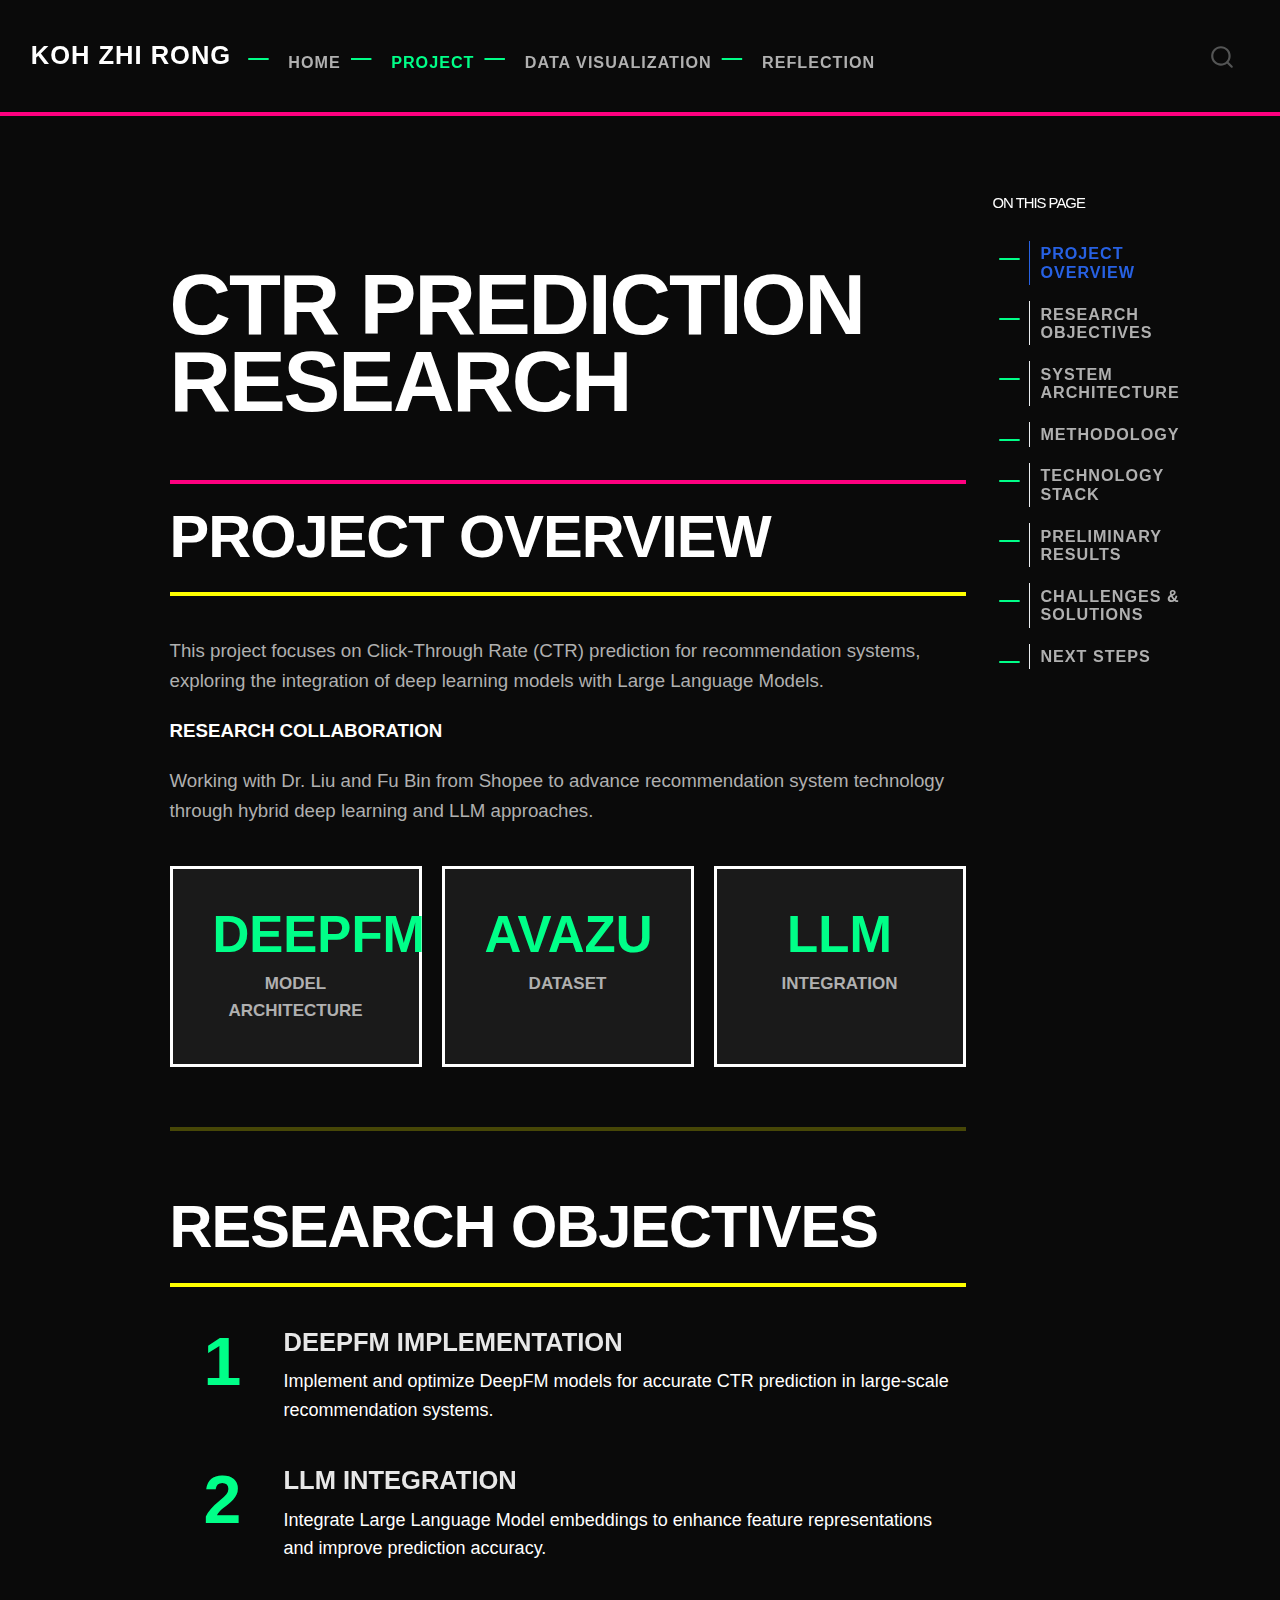
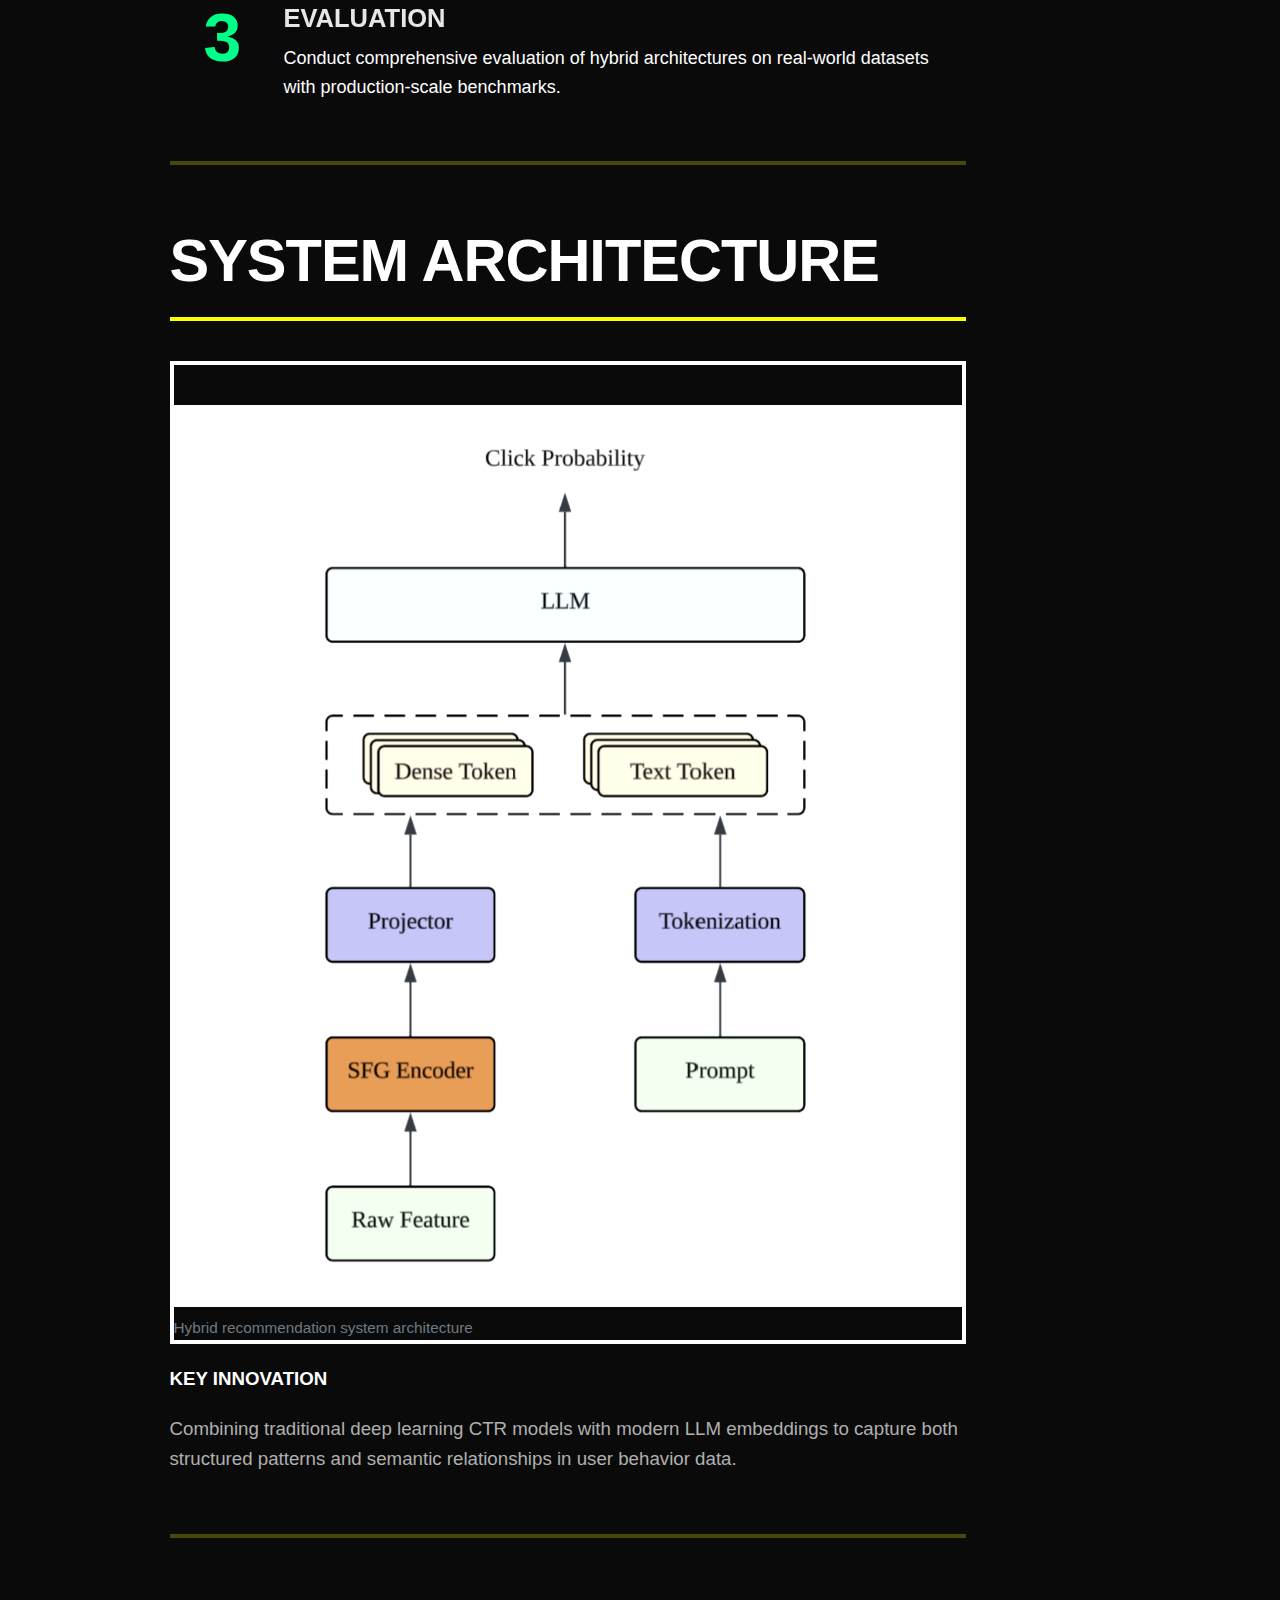
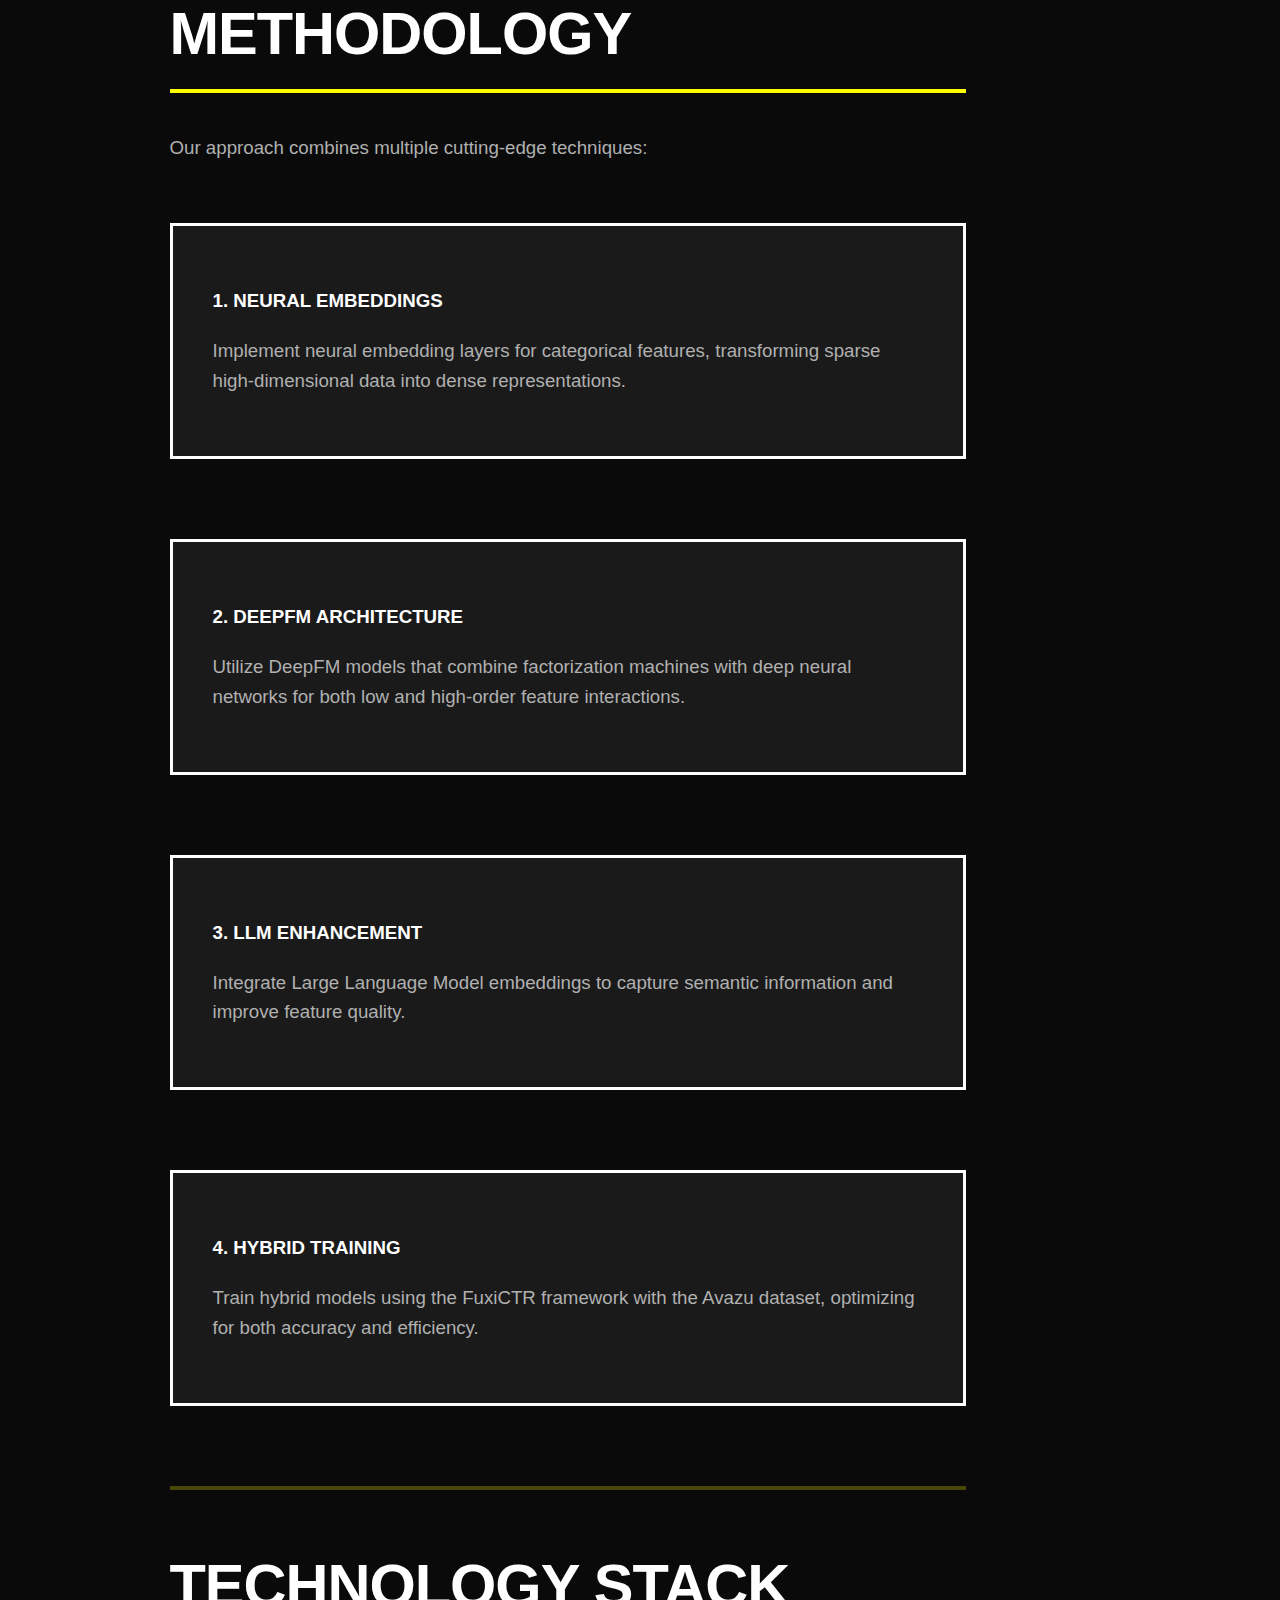
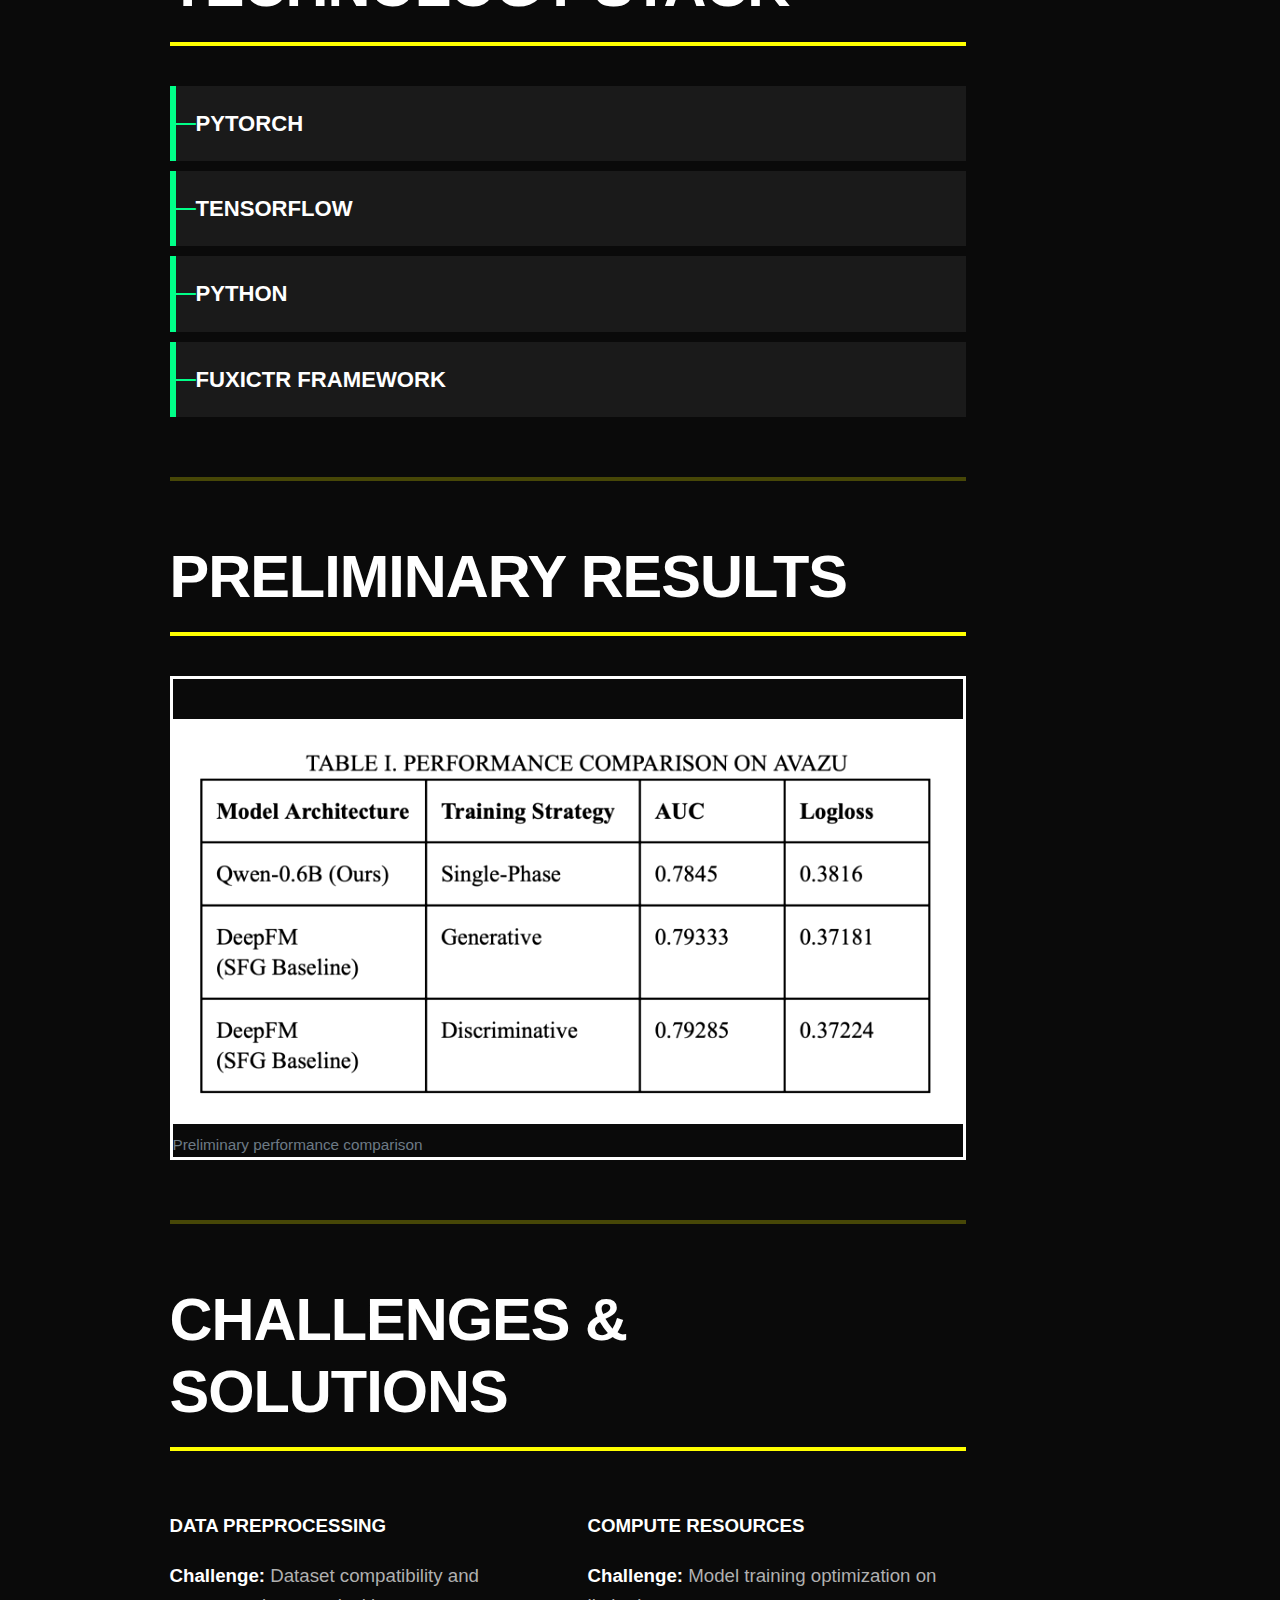
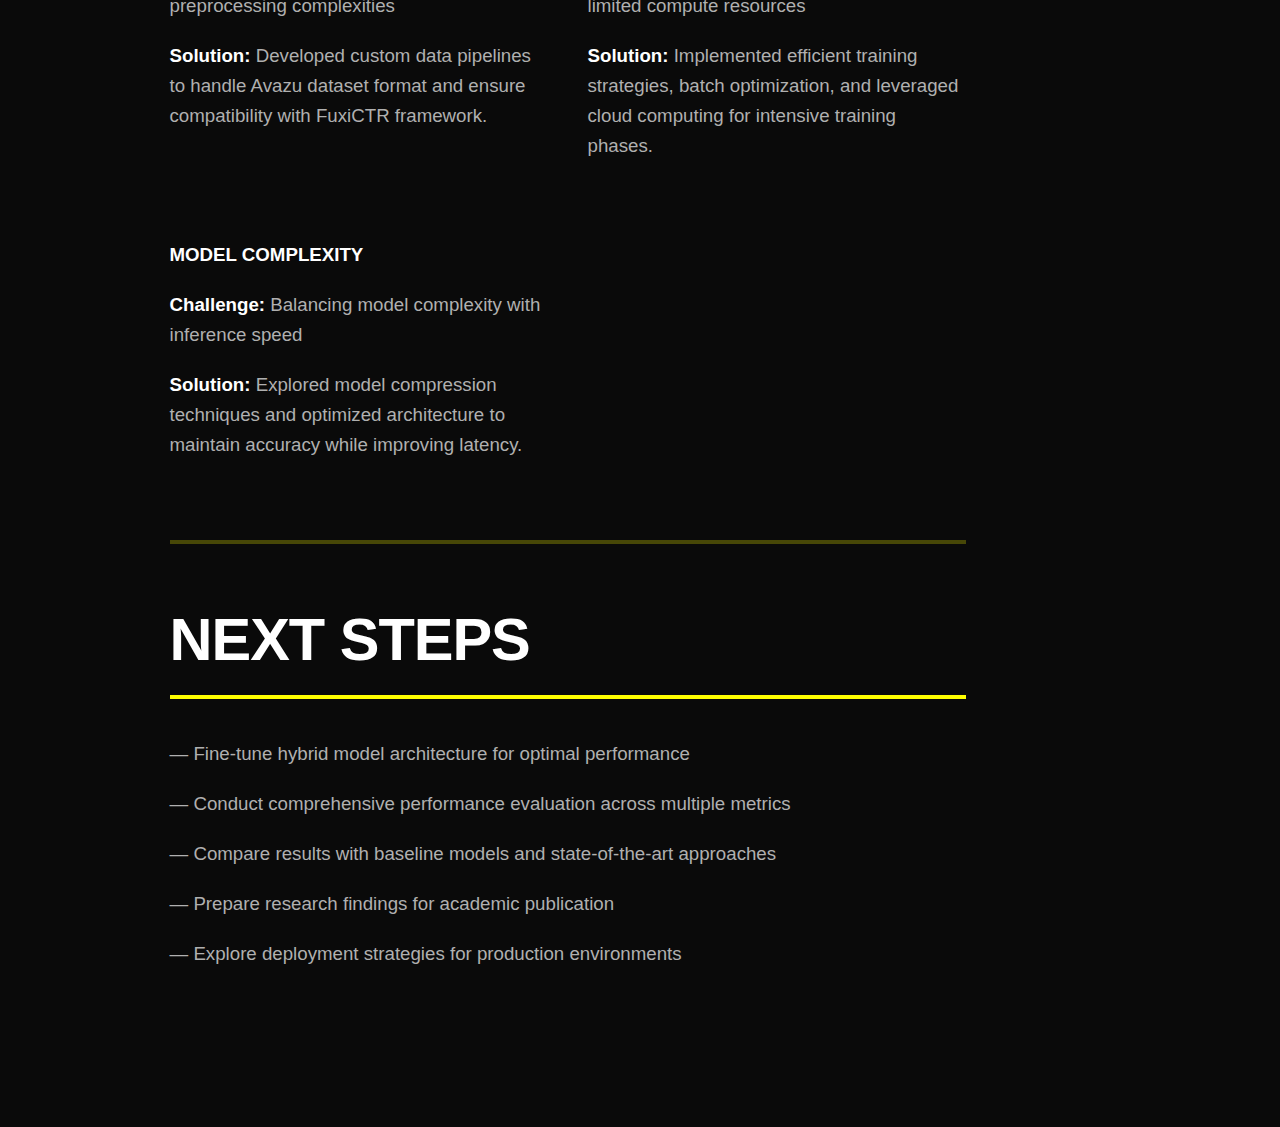
<file: docs/project.html>
<!DOCTYPE html>
<html xmlns="http://www.w3.org/1999/xhtml" lang="en" xml:lang="en"><head>

<meta charset="utf-8">
<meta name="generator" content="quarto-1.7.32">

<meta name="viewport" content="width=device-width, initial-scale=1.0, user-scalable=yes">


<title>CTR PREDICTION RESEARCH – Koh Zhi Rong</title>
<style>
code{white-space: pre-wrap;}
span.smallcaps{font-variant: small-caps;}
div.columns{display: flex; gap: min(4vw, 1.5em);}
div.column{flex: auto; overflow-x: auto;}
div.hanging-indent{margin-left: 1.5em; text-indent: -1.5em;}
ul.task-list{list-style: none;}
ul.task-list li input[type="checkbox"] {
  width: 0.8em;
  margin: 0 0.8em 0.2em -1em; /* quarto-specific, see https://github.com/quarto-dev/quarto-cli/issues/4556 */ 
  vertical-align: middle;
}
</style>


<script src="site_libs/quarto-nav/quarto-nav.js"></script>
<script src="site_libs/quarto-nav/headroom.min.js"></script>
<script src="site_libs/clipboard/clipboard.min.js"></script>
<script src="site_libs/quarto-search/autocomplete.umd.js"></script>
<script src="site_libs/quarto-search/fuse.min.js"></script>
<script src="site_libs/quarto-search/quarto-search.js"></script>
<meta name="quarto:offset" content="./">
<script src="site_libs/quarto-html/quarto.js" type="module"></script>
<script src="site_libs/quarto-html/tabsets/tabsets.js" type="module"></script>
<script src="site_libs/quarto-html/popper.min.js"></script>
<script src="site_libs/quarto-html/tippy.umd.min.js"></script>
<script src="site_libs/quarto-html/anchor.min.js"></script>
<link href="site_libs/quarto-html/tippy.css" rel="stylesheet">
<link href="site_libs/quarto-html/quarto-syntax-highlighting-37eea08aefeeee20ff55810ff984fec1.css" rel="stylesheet" id="quarto-text-highlighting-styles">
<script src="site_libs/bootstrap/bootstrap.min.js"></script>
<link href="site_libs/bootstrap/bootstrap-icons.css" rel="stylesheet">
<link href="site_libs/bootstrap/bootstrap-c1fac2584b48ed01fb6e278e36375074.min.css" rel="stylesheet" append-hash="true" id="quarto-bootstrap" data-mode="light">
<script id="quarto-search-options" type="application/json">{
  "location": "navbar",
  "copy-button": false,
  "collapse-after": 3,
  "panel-placement": "end",
  "type": "overlay",
  "limit": 50,
  "keyboard-shortcut": [
    "f",
    "/",
    "s"
  ],
  "show-item-context": false,
  "language": {
    "search-no-results-text": "No results",
    "search-matching-documents-text": "matching documents",
    "search-copy-link-title": "Copy link to search",
    "search-hide-matches-text": "Hide additional matches",
    "search-more-match-text": "more match in this document",
    "search-more-matches-text": "more matches in this document",
    "search-clear-button-title": "Clear",
    "search-text-placeholder": "",
    "search-detached-cancel-button-title": "Cancel",
    "search-submit-button-title": "Submit",
    "search-label": "Search"
  }
}</script>


<link rel="stylesheet" href="styles.css">
</head>

<body class="nav-fixed quarto-light">

<div id="quarto-search-results"></div>
  <header id="quarto-header" class="headroom fixed-top">
    <nav class="navbar navbar-expand-lg " data-bs-theme="dark">
      <div class="navbar-container container-fluid">
      <div class="navbar-brand-container mx-auto">
    <a class="navbar-brand" href="./index.html">
    <span class="navbar-title">Koh Zhi Rong</span>
    </a>
  </div>
            <div id="quarto-search" class="" title="Search"></div>
          <button class="navbar-toggler" type="button" data-bs-toggle="collapse" data-bs-target="#navbarCollapse" aria-controls="navbarCollapse" role="menu" aria-expanded="false" aria-label="Toggle navigation" onclick="if (window.quartoToggleHeadroom) { window.quartoToggleHeadroom(); }">
  <span class="navbar-toggler-icon"></span>
</button>
          <div class="collapse navbar-collapse" id="navbarCollapse">
            <ul class="navbar-nav navbar-nav-scroll me-auto">
  <li class="nav-item">
    <a class="nav-link" href="./index.html"> 
<span class="menu-text">Home</span></a>
  </li>  
  <li class="nav-item">
    <a class="nav-link active" href="./project.html" aria-current="page"> 
<span class="menu-text">Project</span></a>
  </li>  
  <li class="nav-item">
    <a class="nav-link" href="./data-visualization.html"> 
<span class="menu-text">Data Visualization</span></a>
  </li>  
  <li class="nav-item">
    <a class="nav-link" href="./reflection.html"> 
<span class="menu-text">Reflection</span></a>
  </li>  
</ul>
          </div> <!-- /navcollapse -->
            <div class="quarto-navbar-tools">
</div>
      </div> <!-- /container-fluid -->
    </nav>
</header>
<!-- content -->
<div id="quarto-content" class="quarto-container page-columns page-rows-contents page-layout-article page-navbar">
<!-- sidebar -->
<!-- margin-sidebar -->
    <div id="quarto-margin-sidebar" class="sidebar margin-sidebar">
        <nav id="TOC" role="doc-toc" class="toc-active">
    <h2 id="toc-title">On this page</h2>
   
  <ul>
  <li><a href="#project-overview" id="toc-project-overview" class="nav-link active" data-scroll-target="#project-overview">PROJECT OVERVIEW</a></li>
  <li><a href="#research-objectives" id="toc-research-objectives" class="nav-link" data-scroll-target="#research-objectives">RESEARCH OBJECTIVES</a></li>
  <li><a href="#system-architecture" id="toc-system-architecture" class="nav-link" data-scroll-target="#system-architecture">SYSTEM ARCHITECTURE</a></li>
  <li><a href="#methodology" id="toc-methodology" class="nav-link" data-scroll-target="#methodology">METHODOLOGY</a></li>
  <li><a href="#technology-stack" id="toc-technology-stack" class="nav-link" data-scroll-target="#technology-stack">TECHNOLOGY STACK</a></li>
  <li><a href="#preliminary-results" id="toc-preliminary-results" class="nav-link" data-scroll-target="#preliminary-results">PRELIMINARY RESULTS</a></li>
  <li><a href="#challenges-solutions" id="toc-challenges-solutions" class="nav-link" data-scroll-target="#challenges-solutions">CHALLENGES &amp; SOLUTIONS</a></li>
  <li><a href="#next-steps" id="toc-next-steps" class="nav-link" data-scroll-target="#next-steps">NEXT STEPS</a></li>
  </ul>
</nav>
    </div>
<!-- main -->
<main class="content" id="quarto-document-content">

<header id="title-block-header" class="quarto-title-block default">
<div class="quarto-title">
<h1 class="title">CTR PREDICTION RESEARCH</h1>
</div>



<div class="quarto-title-meta">

    
  
    
  </div>
  


</header>


<section id="project-overview" class="level2">
<h2 class="anchored" data-anchor-id="project-overview">PROJECT OVERVIEW</h2>
<p>This project focuses on Click-Through Rate (CTR) prediction for recommendation systems, exploring the integration of deep learning models with Large Language Models.</p>
<div class="brutal-box-green">
<p><strong>RESEARCH COLLABORATION</strong></p>
<p>Working with Dr.&nbsp;Liu and Fu Bin from Shopee to advance recommendation system technology through hybrid deep learning and LLM approaches.</p>
</div>
<div class="stats-grid">
<div class="stat-box">
<div class="stat-value">
DEEPFM
</div>
<div class="stat-label">
MODEL ARCHITECTURE
</div>
</div>
<div class="stat-box">
<div class="stat-value">
AVAZU
</div>
<div class="stat-label">
DATASET
</div>
</div>
<div class="stat-box">
<div class="stat-value">
LLM
</div>
<div class="stat-label">
INTEGRATION
</div>
</div>
</div>
<hr>
</section>
<section id="research-objectives" class="level2">
<h2 class="anchored" data-anchor-id="research-objectives">RESEARCH OBJECTIVES</h2>
<ol class="numbered-list">
<li>
<h4 class="anchored">
DEEPFM IMPLEMENTATION
</h4>
Implement and optimize DeepFM models for accurate CTR prediction in large-scale recommendation systems.
</li>
<li>
<h4 class="anchored">
LLM INTEGRATION
</h4>
Integrate Large Language Model embeddings to enhance feature representations and improve prediction accuracy.
</li>
<li>
<h4 class="anchored">
EVALUATION
</h4>
Conduct comprehensive evaluation of hybrid architectures on real-world datasets with production-scale benchmarks.
</li>
</ol>
<hr>
</section>
<section id="system-architecture" class="level2">
<h2 class="anchored" data-anchor-id="system-architecture">SYSTEM ARCHITECTURE</h2>
<div class="quarto-figure quarto-figure-center" style="border: 4px solid #ffffff;">
<figure class="figure">
<p><img src="images/profile/architecture-diagram.png" class="img-fluid figure-img" style="width:100.0%"></p>
<figcaption>Hybrid recommendation system architecture</figcaption>
</figure>
</div>
<div class="brutal-box-green">
<p><strong>KEY INNOVATION</strong></p>
<p>Combining traditional deep learning CTR models with modern LLM embeddings to capture both structured patterns and semantic relationships in user behavior data.</p>
</div>
<hr>
</section>
<section id="methodology" class="level2">
<h2 class="anchored" data-anchor-id="methodology">METHODOLOGY</h2>
<p>Our approach combines multiple cutting-edge techniques:</p>
<div class="brutal-grid-2">
<div class="brutal-box">
<p><strong>1. NEURAL EMBEDDINGS</strong></p>
<p>Implement neural embedding layers for categorical features, transforming sparse high-dimensional data into dense representations.</p>
</div>
<div class="brutal-box">
<p><strong>2. DEEPFM ARCHITECTURE</strong></p>
<p>Utilize DeepFM models that combine factorization machines with deep neural networks for both low and high-order feature interactions.</p>
</div>
<div class="brutal-box">
<p><strong>3. LLM ENHANCEMENT</strong></p>
<p>Integrate Large Language Model embeddings to capture semantic information and improve feature quality.</p>
</div>
<div class="brutal-box">
<p><strong>4. HYBRID TRAINING</strong></p>
<p>Train hybrid models using the FuxiCTR framework with the Avazu dataset, optimizing for both accuracy and efficiency.</p>
</div>
</div>
<hr>
</section>
<section id="technology-stack" class="level2">
<h2 class="anchored" data-anchor-id="technology-stack">TECHNOLOGY STACK</h2>
<ul class="tech-list">
<li>
PYTORCH
</li>
<li>
TENSORFLOW
</li>
<li>
PYTHON
</li>
<li>
FUXICTR FRAMEWORK
</li>
</ul>
<hr>
</section>
<section id="preliminary-results" class="level2">
<h2 class="anchored" data-anchor-id="preliminary-results">PRELIMINARY RESULTS</h2>
<div class="quarto-figure quarto-figure-center" style="border: 3px solid #ffffff;">
<figure class="figure">
<p><img src="images/profile/results-chart.png" class="img-fluid figure-img" style="width:100.0%"></p>
<figcaption>Preliminary performance comparison</figcaption>
</figure>
</div>
<hr>
</section>
<section id="challenges-solutions" class="level2">
<h2 class="anchored" data-anchor-id="challenges-solutions">CHALLENGES &amp; SOLUTIONS</h2>
<div class="brutal-grid">
<div class="brutal-box-yellow">
<p><strong>DATA PREPROCESSING</strong></p>
<p><strong>Challenge:</strong> Dataset compatibility and preprocessing complexities</p>
<p><strong>Solution:</strong> Developed custom data pipelines to handle Avazu dataset format and ensure compatibility with FuxiCTR framework.</p>
</div>
<div class="brutal-box-yellow">
<p><strong>COMPUTE RESOURCES</strong></p>
<p><strong>Challenge:</strong> Model training optimization on limited compute resources</p>
<p><strong>Solution:</strong> Implemented efficient training strategies, batch optimization, and leveraged cloud computing for intensive training phases.</p>
</div>
<div class="brutal-box-yellow">
<p><strong>MODEL COMPLEXITY</strong></p>
<p><strong>Challenge:</strong> Balancing model complexity with inference speed</p>
<p><strong>Solution:</strong> Explored model compression techniques and optimized architecture to maintain accuracy while improving latency.</p>
</div>
</div>
<hr>
</section>
<section id="next-steps" class="level2">
<h2 class="anchored" data-anchor-id="next-steps">NEXT STEPS</h2>
<p>— Fine-tune hybrid model architecture for optimal performance</p>
<p>— Conduct comprehensive performance evaluation across multiple metrics</p>
<p>— Compare results with baseline models and state-of-the-art approaches</p>
<p>— Prepare research findings for academic publication</p>
<p>— Explore deployment strategies for production environments</p>


</section>

</main> <!-- /main -->
<script id="quarto-html-after-body" type="application/javascript">
  window.document.addEventListener("DOMContentLoaded", function (event) {
    const icon = "";
    const anchorJS = new window.AnchorJS();
    anchorJS.options = {
      placement: 'right',
      icon: icon
    };
    anchorJS.add('.anchored');
    const isCodeAnnotation = (el) => {
      for (const clz of el.classList) {
        if (clz.startsWith('code-annotation-')) {                     
          return true;
        }
      }
      return false;
    }
    const onCopySuccess = function(e) {
      // button target
      const button = e.trigger;
      // don't keep focus
      button.blur();
      // flash "checked"
      button.classList.add('code-copy-button-checked');
      var currentTitle = button.getAttribute("title");
      button.setAttribute("title", "Copied!");
      let tooltip;
      if (window.bootstrap) {
        button.setAttribute("data-bs-toggle", "tooltip");
        button.setAttribute("data-bs-placement", "left");
        button.setAttribute("data-bs-title", "Copied!");
        tooltip = new bootstrap.Tooltip(button, 
          { trigger: "manual", 
            customClass: "code-copy-button-tooltip",
            offset: [0, -8]});
        tooltip.show();    
      }
      setTimeout(function() {
        if (tooltip) {
          tooltip.hide();
          button.removeAttribute("data-bs-title");
          button.removeAttribute("data-bs-toggle");
          button.removeAttribute("data-bs-placement");
        }
        button.setAttribute("title", currentTitle);
        button.classList.remove('code-copy-button-checked');
      }, 1000);
      // clear code selection
      e.clearSelection();
    }
    const getTextToCopy = function(trigger) {
        const codeEl = trigger.previousElementSibling.cloneNode(true);
        for (const childEl of codeEl.children) {
          if (isCodeAnnotation(childEl)) {
            childEl.remove();
          }
        }
        return codeEl.innerText;
    }
    const clipboard = new window.ClipboardJS('.code-copy-button:not([data-in-quarto-modal])', {
      text: getTextToCopy
    });
    clipboard.on('success', onCopySuccess);
    if (window.document.getElementById('quarto-embedded-source-code-modal')) {
      const clipboardModal = new window.ClipboardJS('.code-copy-button[data-in-quarto-modal]', {
        text: getTextToCopy,
        container: window.document.getElementById('quarto-embedded-source-code-modal')
      });
      clipboardModal.on('success', onCopySuccess);
    }
      var localhostRegex = new RegExp(/^(?:http|https):\/\/localhost\:?[0-9]*\//);
      var mailtoRegex = new RegExp(/^mailto:/);
        var filterRegex = new RegExp('/' + window.location.host + '/');
      var isInternal = (href) => {
          return filterRegex.test(href) || localhostRegex.test(href) || mailtoRegex.test(href);
      }
      // Inspect non-navigation links and adorn them if external
     var links = window.document.querySelectorAll('a[href]:not(.nav-link):not(.navbar-brand):not(.toc-action):not(.sidebar-link):not(.sidebar-item-toggle):not(.pagination-link):not(.no-external):not([aria-hidden]):not(.dropdown-item):not(.quarto-navigation-tool):not(.about-link)');
      for (var i=0; i<links.length; i++) {
        const link = links[i];
        if (!isInternal(link.href)) {
          // undo the damage that might have been done by quarto-nav.js in the case of
          // links that we want to consider external
          if (link.dataset.originalHref !== undefined) {
            link.href = link.dataset.originalHref;
          }
        }
      }
    function tippyHover(el, contentFn, onTriggerFn, onUntriggerFn) {
      const config = {
        allowHTML: true,
        maxWidth: 500,
        delay: 100,
        arrow: false,
        appendTo: function(el) {
            return el.parentElement;
        },
        interactive: true,
        interactiveBorder: 10,
        theme: 'quarto',
        placement: 'bottom-start',
      };
      if (contentFn) {
        config.content = contentFn;
      }
      if (onTriggerFn) {
        config.onTrigger = onTriggerFn;
      }
      if (onUntriggerFn) {
        config.onUntrigger = onUntriggerFn;
      }
      window.tippy(el, config); 
    }
    const noterefs = window.document.querySelectorAll('a[role="doc-noteref"]');
    for (var i=0; i<noterefs.length; i++) {
      const ref = noterefs[i];
      tippyHover(ref, function() {
        // use id or data attribute instead here
        let href = ref.getAttribute('data-footnote-href') || ref.getAttribute('href');
        try { href = new URL(href).hash; } catch {}
        const id = href.replace(/^#\/?/, "");
        const note = window.document.getElementById(id);
        if (note) {
          return note.innerHTML;
        } else {
          return "";
        }
      });
    }
    const xrefs = window.document.querySelectorAll('a.quarto-xref');
    const processXRef = (id, note) => {
      // Strip column container classes
      const stripColumnClz = (el) => {
        el.classList.remove("page-full", "page-columns");
        if (el.children) {
          for (const child of el.children) {
            stripColumnClz(child);
          }
        }
      }
      stripColumnClz(note)
      if (id === null || id.startsWith('sec-')) {
        // Special case sections, only their first couple elements
        const container = document.createElement("div");
        if (note.children && note.children.length > 2) {
          container.appendChild(note.children[0].cloneNode(true));
          for (let i = 1; i < note.children.length; i++) {
            const child = note.children[i];
            if (child.tagName === "P" && child.innerText === "") {
              continue;
            } else {
              container.appendChild(child.cloneNode(true));
              break;
            }
          }
          if (window.Quarto?.typesetMath) {
            window.Quarto.typesetMath(container);
          }
          return container.innerHTML
        } else {
          if (window.Quarto?.typesetMath) {
            window.Quarto.typesetMath(note);
          }
          return note.innerHTML;
        }
      } else {
        // Remove any anchor links if they are present
        const anchorLink = note.querySelector('a.anchorjs-link');
        if (anchorLink) {
          anchorLink.remove();
        }
        if (window.Quarto?.typesetMath) {
          window.Quarto.typesetMath(note);
        }
        if (note.classList.contains("callout")) {
          return note.outerHTML;
        } else {
          return note.innerHTML;
        }
      }
    }
    for (var i=0; i<xrefs.length; i++) {
      const xref = xrefs[i];
      tippyHover(xref, undefined, function(instance) {
        instance.disable();
        let url = xref.getAttribute('href');
        let hash = undefined; 
        if (url.startsWith('#')) {
          hash = url;
        } else {
          try { hash = new URL(url).hash; } catch {}
        }
        if (hash) {
          const id = hash.replace(/^#\/?/, "");
          const note = window.document.getElementById(id);
          if (note !== null) {
            try {
              const html = processXRef(id, note.cloneNode(true));
              instance.setContent(html);
            } finally {
              instance.enable();
              instance.show();
            }
          } else {
            // See if we can fetch this
            fetch(url.split('#')[0])
            .then(res => res.text())
            .then(html => {
              const parser = new DOMParser();
              const htmlDoc = parser.parseFromString(html, "text/html");
              const note = htmlDoc.getElementById(id);
              if (note !== null) {
                const html = processXRef(id, note);
                instance.setContent(html);
              } 
            }).finally(() => {
              instance.enable();
              instance.show();
            });
          }
        } else {
          // See if we can fetch a full url (with no hash to target)
          // This is a special case and we should probably do some content thinning / targeting
          fetch(url)
          .then(res => res.text())
          .then(html => {
            const parser = new DOMParser();
            const htmlDoc = parser.parseFromString(html, "text/html");
            const note = htmlDoc.querySelector('main.content');
            if (note !== null) {
              // This should only happen for chapter cross references
              // (since there is no id in the URL)
              // remove the first header
              if (note.children.length > 0 && note.children[0].tagName === "HEADER") {
                note.children[0].remove();
              }
              const html = processXRef(null, note);
              instance.setContent(html);
            } 
          }).finally(() => {
            instance.enable();
            instance.show();
          });
        }
      }, function(instance) {
      });
    }
        let selectedAnnoteEl;
        const selectorForAnnotation = ( cell, annotation) => {
          let cellAttr = 'data-code-cell="' + cell + '"';
          let lineAttr = 'data-code-annotation="' +  annotation + '"';
          const selector = 'span[' + cellAttr + '][' + lineAttr + ']';
          return selector;
        }
        const selectCodeLines = (annoteEl) => {
          const doc = window.document;
          const targetCell = annoteEl.getAttribute("data-target-cell");
          const targetAnnotation = annoteEl.getAttribute("data-target-annotation");
          const annoteSpan = window.document.querySelector(selectorForAnnotation(targetCell, targetAnnotation));
          const lines = annoteSpan.getAttribute("data-code-lines").split(",");
          const lineIds = lines.map((line) => {
            return targetCell + "-" + line;
          })
          let top = null;
          let height = null;
          let parent = null;
          if (lineIds.length > 0) {
              //compute the position of the single el (top and bottom and make a div)
              const el = window.document.getElementById(lineIds[0]);
              top = el.offsetTop;
              height = el.offsetHeight;
              parent = el.parentElement.parentElement;
            if (lineIds.length > 1) {
              const lastEl = window.document.getElementById(lineIds[lineIds.length - 1]);
              const bottom = lastEl.offsetTop + lastEl.offsetHeight;
              height = bottom - top;
            }
            if (top !== null && height !== null && parent !== null) {
              // cook up a div (if necessary) and position it 
              let div = window.document.getElementById("code-annotation-line-highlight");
              if (div === null) {
                div = window.document.createElement("div");
                div.setAttribute("id", "code-annotation-line-highlight");
                div.style.position = 'absolute';
                parent.appendChild(div);
              }
              div.style.top = top - 2 + "px";
              div.style.height = height + 4 + "px";
              div.style.left = 0;
              let gutterDiv = window.document.getElementById("code-annotation-line-highlight-gutter");
              if (gutterDiv === null) {
                gutterDiv = window.document.createElement("div");
                gutterDiv.setAttribute("id", "code-annotation-line-highlight-gutter");
                gutterDiv.style.position = 'absolute';
                const codeCell = window.document.getElementById(targetCell);
                const gutter = codeCell.querySelector('.code-annotation-gutter');
                gutter.appendChild(gutterDiv);
              }
              gutterDiv.style.top = top - 2 + "px";
              gutterDiv.style.height = height + 4 + "px";
            }
            selectedAnnoteEl = annoteEl;
          }
        };
        const unselectCodeLines = () => {
          const elementsIds = ["code-annotation-line-highlight", "code-annotation-line-highlight-gutter"];
          elementsIds.forEach((elId) => {
            const div = window.document.getElementById(elId);
            if (div) {
              div.remove();
            }
          });
          selectedAnnoteEl = undefined;
        };
          // Handle positioning of the toggle
      window.addEventListener(
        "resize",
        throttle(() => {
          elRect = undefined;
          if (selectedAnnoteEl) {
            selectCodeLines(selectedAnnoteEl);
          }
        }, 10)
      );
      function throttle(fn, ms) {
      let throttle = false;
      let timer;
        return (...args) => {
          if(!throttle) { // first call gets through
              fn.apply(this, args);
              throttle = true;
          } else { // all the others get throttled
              if(timer) clearTimeout(timer); // cancel #2
              timer = setTimeout(() => {
                fn.apply(this, args);
                timer = throttle = false;
              }, ms);
          }
        };
      }
        // Attach click handler to the DT
        const annoteDls = window.document.querySelectorAll('dt[data-target-cell]');
        for (const annoteDlNode of annoteDls) {
          annoteDlNode.addEventListener('click', (event) => {
            const clickedEl = event.target;
            if (clickedEl !== selectedAnnoteEl) {
              unselectCodeLines();
              const activeEl = window.document.querySelector('dt[data-target-cell].code-annotation-active');
              if (activeEl) {
                activeEl.classList.remove('code-annotation-active');
              }
              selectCodeLines(clickedEl);
              clickedEl.classList.add('code-annotation-active');
            } else {
              // Unselect the line
              unselectCodeLines();
              clickedEl.classList.remove('code-annotation-active');
            }
          });
        }
    const findCites = (el) => {
      const parentEl = el.parentElement;
      if (parentEl) {
        const cites = parentEl.dataset.cites;
        if (cites) {
          return {
            el,
            cites: cites.split(' ')
          };
        } else {
          return findCites(el.parentElement)
        }
      } else {
        return undefined;
      }
    };
    var bibliorefs = window.document.querySelectorAll('a[role="doc-biblioref"]');
    for (var i=0; i<bibliorefs.length; i++) {
      const ref = bibliorefs[i];
      const citeInfo = findCites(ref);
      if (citeInfo) {
        tippyHover(citeInfo.el, function() {
          var popup = window.document.createElement('div');
          citeInfo.cites.forEach(function(cite) {
            var citeDiv = window.document.createElement('div');
            citeDiv.classList.add('hanging-indent');
            citeDiv.classList.add('csl-entry');
            var biblioDiv = window.document.getElementById('ref-' + cite);
            if (biblioDiv) {
              citeDiv.innerHTML = biblioDiv.innerHTML;
            }
            popup.appendChild(citeDiv);
          });
          return popup.innerHTML;
        });
      }
    }
  });
  </script>
</div> <!-- /content -->




</body></html>
</file>
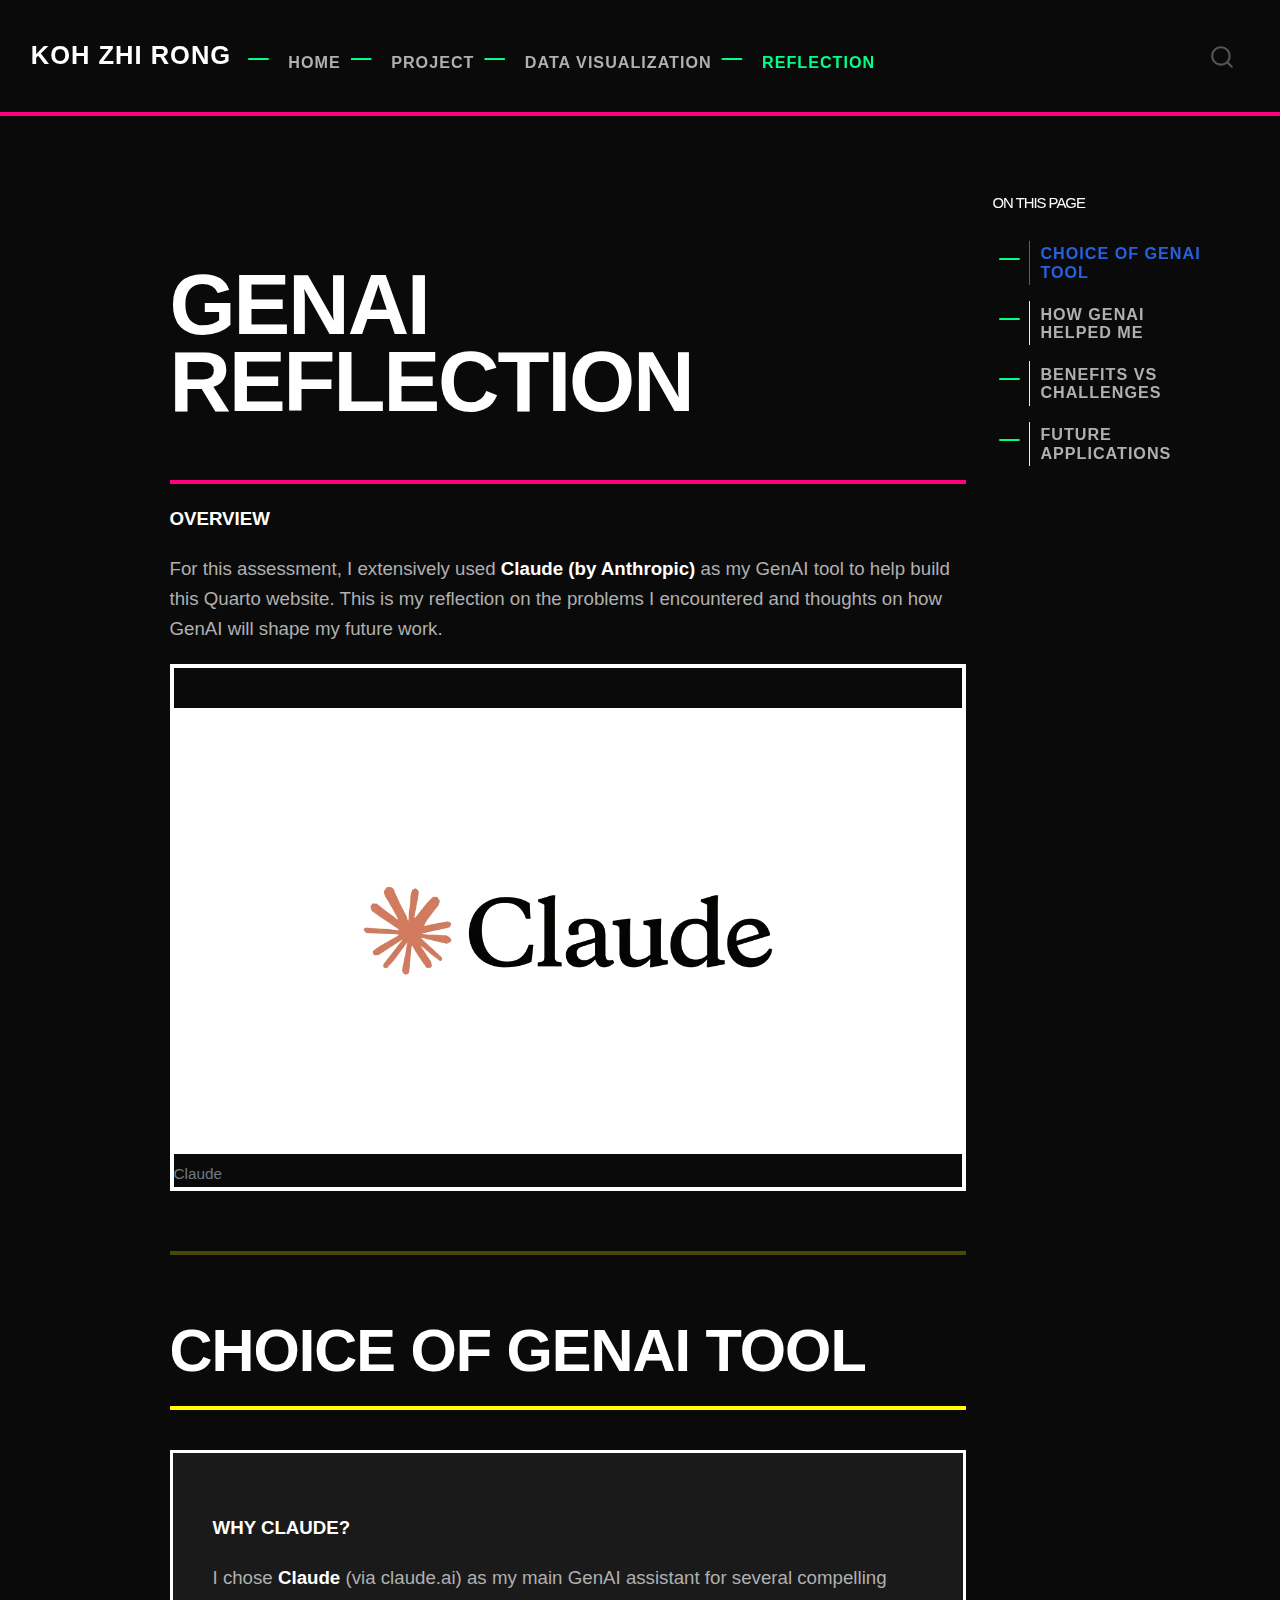
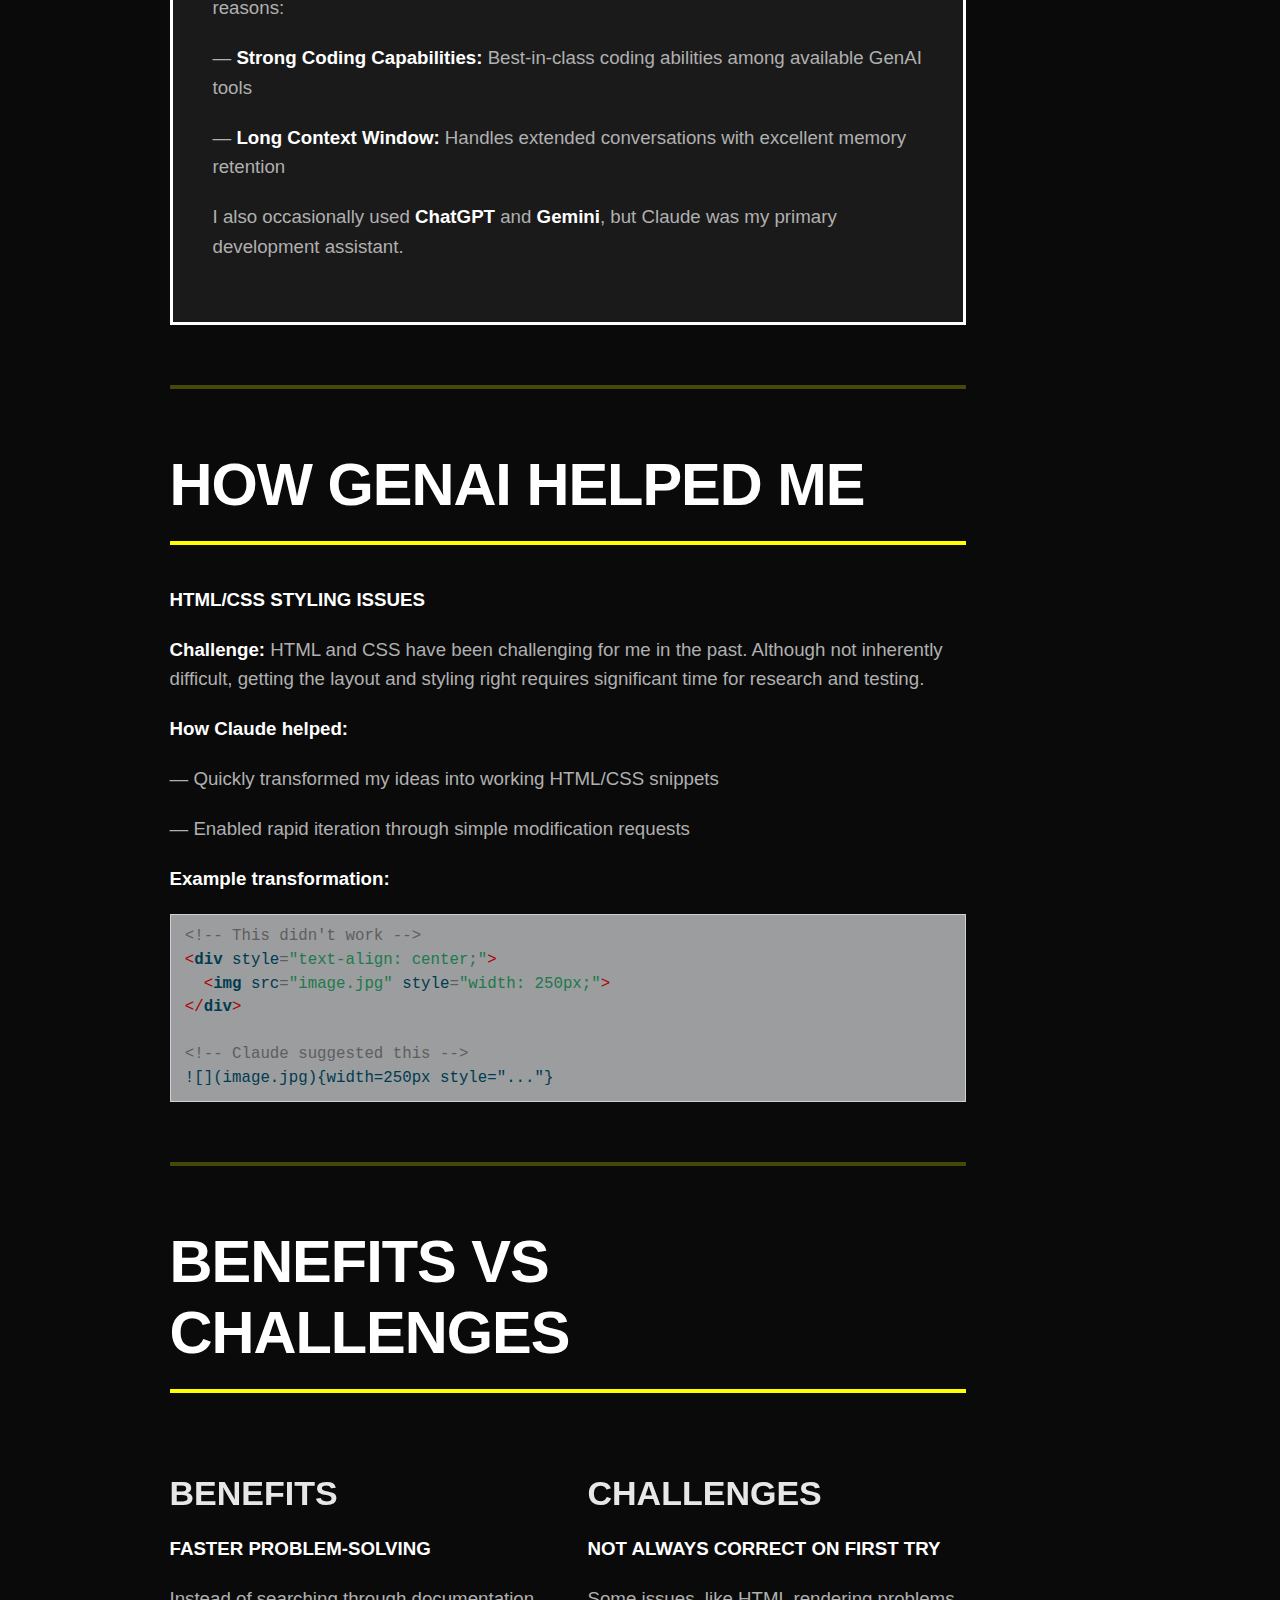
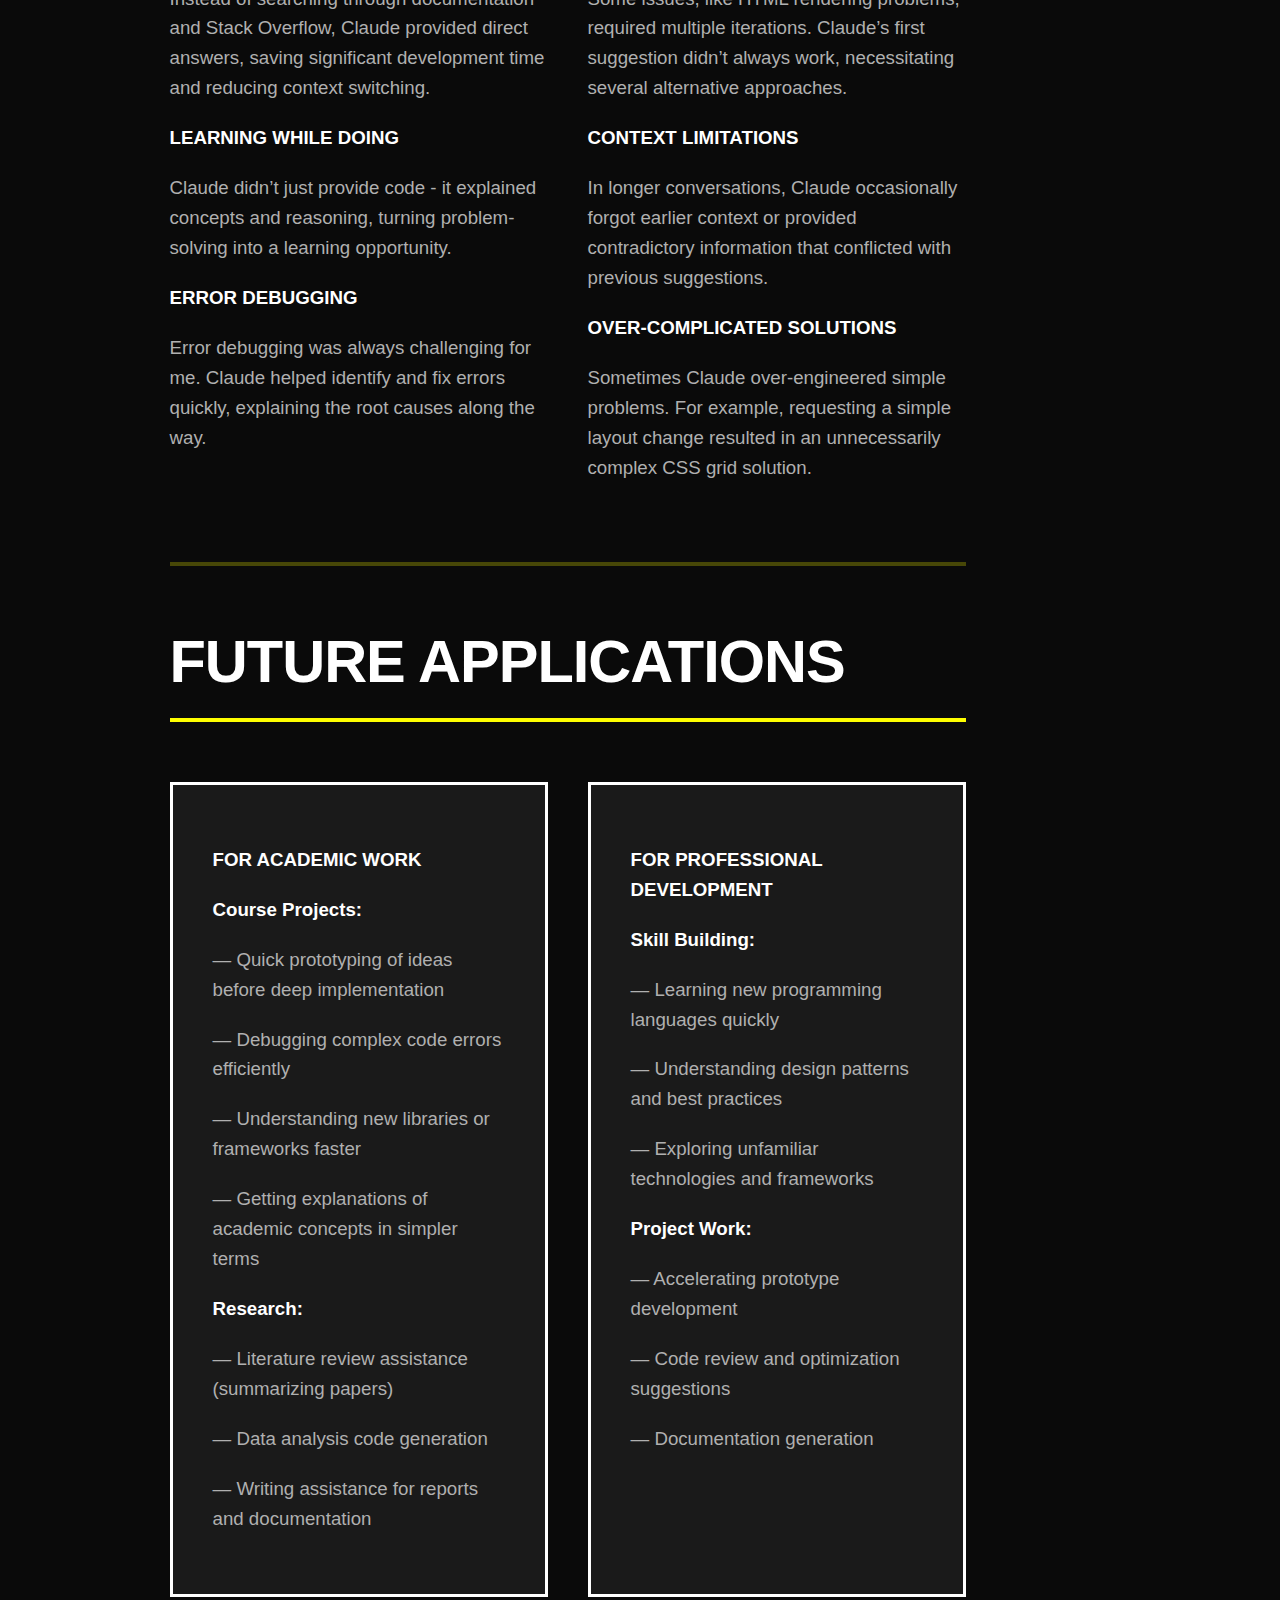
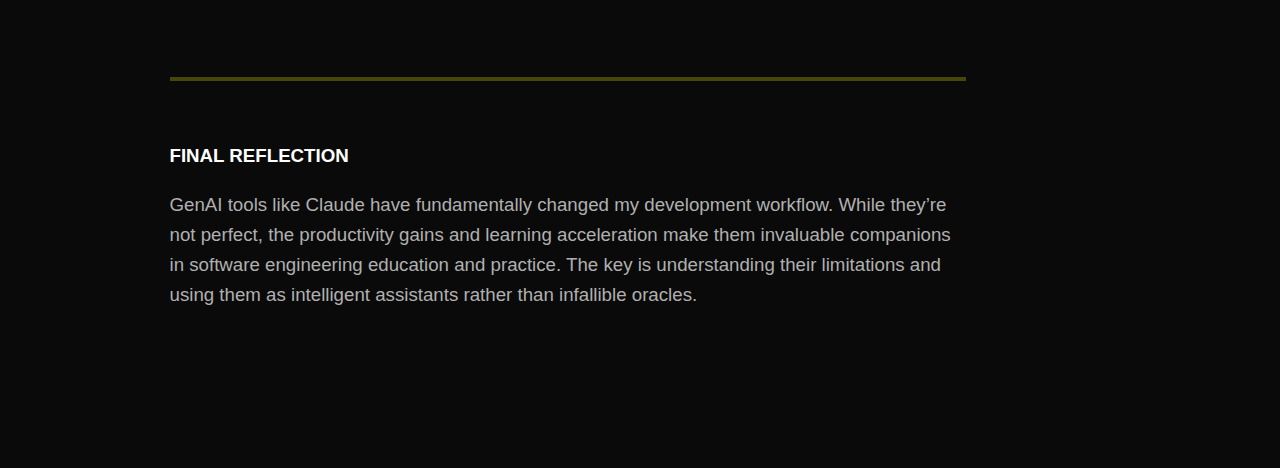
<file: docs/reflection.html>
<!DOCTYPE html>
<html xmlns="http://www.w3.org/1999/xhtml" lang="en" xml:lang="en"><head>

<meta charset="utf-8">
<meta name="generator" content="quarto-1.7.32">

<meta name="viewport" content="width=device-width, initial-scale=1.0, user-scalable=yes">


<title>GENAI REFLECTION – Koh Zhi Rong</title>
<style>
code{white-space: pre-wrap;}
span.smallcaps{font-variant: small-caps;}
div.columns{display: flex; gap: min(4vw, 1.5em);}
div.column{flex: auto; overflow-x: auto;}
div.hanging-indent{margin-left: 1.5em; text-indent: -1.5em;}
ul.task-list{list-style: none;}
ul.task-list li input[type="checkbox"] {
  width: 0.8em;
  margin: 0 0.8em 0.2em -1em; /* quarto-specific, see https://github.com/quarto-dev/quarto-cli/issues/4556 */ 
  vertical-align: middle;
}
/* CSS for syntax highlighting */
html { -webkit-text-size-adjust: 100%; }
pre > code.sourceCode { white-space: pre; position: relative; }
pre > code.sourceCode > span { display: inline-block; line-height: 1.25; }
pre > code.sourceCode > span:empty { height: 1.2em; }
.sourceCode { overflow: visible; }
code.sourceCode > span { color: inherit; text-decoration: inherit; }
div.sourceCode { margin: 1em 0; }
pre.sourceCode { margin: 0; }
@media screen {
div.sourceCode { overflow: auto; }
}
@media print {
pre > code.sourceCode { white-space: pre-wrap; }
pre > code.sourceCode > span { text-indent: -5em; padding-left: 5em; }
}
pre.numberSource code
  { counter-reset: source-line 0; }
pre.numberSource code > span
  { position: relative; left: -4em; counter-increment: source-line; }
pre.numberSource code > span > a:first-child::before
  { content: counter(source-line);
    position: relative; left: -1em; text-align: right; vertical-align: baseline;
    border: none; display: inline-block;
    -webkit-touch-callout: none; -webkit-user-select: none;
    -khtml-user-select: none; -moz-user-select: none;
    -ms-user-select: none; user-select: none;
    padding: 0 4px; width: 4em;
  }
pre.numberSource { margin-left: 3em;  padding-left: 4px; }
div.sourceCode
  {   }
@media screen {
pre > code.sourceCode > span > a:first-child::before { text-decoration: underline; }
}
</style>


<script src="site_libs/quarto-nav/quarto-nav.js"></script>
<script src="site_libs/quarto-nav/headroom.min.js"></script>
<script src="site_libs/clipboard/clipboard.min.js"></script>
<script src="site_libs/quarto-search/autocomplete.umd.js"></script>
<script src="site_libs/quarto-search/fuse.min.js"></script>
<script src="site_libs/quarto-search/quarto-search.js"></script>
<meta name="quarto:offset" content="./">
<script src="site_libs/quarto-html/quarto.js" type="module"></script>
<script src="site_libs/quarto-html/tabsets/tabsets.js" type="module"></script>
<script src="site_libs/quarto-html/popper.min.js"></script>
<script src="site_libs/quarto-html/tippy.umd.min.js"></script>
<script src="site_libs/quarto-html/anchor.min.js"></script>
<link href="site_libs/quarto-html/tippy.css" rel="stylesheet">
<link href="site_libs/quarto-html/quarto-syntax-highlighting-37eea08aefeeee20ff55810ff984fec1.css" rel="stylesheet" id="quarto-text-highlighting-styles">
<script src="site_libs/bootstrap/bootstrap.min.js"></script>
<link href="site_libs/bootstrap/bootstrap-icons.css" rel="stylesheet">
<link href="site_libs/bootstrap/bootstrap-c1fac2584b48ed01fb6e278e36375074.min.css" rel="stylesheet" append-hash="true" id="quarto-bootstrap" data-mode="light">
<script id="quarto-search-options" type="application/json">{
  "location": "navbar",
  "copy-button": false,
  "collapse-after": 3,
  "panel-placement": "end",
  "type": "overlay",
  "limit": 50,
  "keyboard-shortcut": [
    "f",
    "/",
    "s"
  ],
  "show-item-context": false,
  "language": {
    "search-no-results-text": "No results",
    "search-matching-documents-text": "matching documents",
    "search-copy-link-title": "Copy link to search",
    "search-hide-matches-text": "Hide additional matches",
    "search-more-match-text": "more match in this document",
    "search-more-matches-text": "more matches in this document",
    "search-clear-button-title": "Clear",
    "search-text-placeholder": "",
    "search-detached-cancel-button-title": "Cancel",
    "search-submit-button-title": "Submit",
    "search-label": "Search"
  }
}</script>


<link rel="stylesheet" href="styles.css">
</head>

<body class="nav-fixed quarto-light">

<div id="quarto-search-results"></div>
  <header id="quarto-header" class="headroom fixed-top">
    <nav class="navbar navbar-expand-lg " data-bs-theme="dark">
      <div class="navbar-container container-fluid">
      <div class="navbar-brand-container mx-auto">
    <a class="navbar-brand" href="./index.html">
    <span class="navbar-title">Koh Zhi Rong</span>
    </a>
  </div>
            <div id="quarto-search" class="" title="Search"></div>
          <button class="navbar-toggler" type="button" data-bs-toggle="collapse" data-bs-target="#navbarCollapse" aria-controls="navbarCollapse" role="menu" aria-expanded="false" aria-label="Toggle navigation" onclick="if (window.quartoToggleHeadroom) { window.quartoToggleHeadroom(); }">
  <span class="navbar-toggler-icon"></span>
</button>
          <div class="collapse navbar-collapse" id="navbarCollapse">
            <ul class="navbar-nav navbar-nav-scroll me-auto">
  <li class="nav-item">
    <a class="nav-link" href="./index.html"> 
<span class="menu-text">Home</span></a>
  </li>  
  <li class="nav-item">
    <a class="nav-link" href="./project.html"> 
<span class="menu-text">Project</span></a>
  </li>  
  <li class="nav-item">
    <a class="nav-link" href="./data-visualization.html"> 
<span class="menu-text">Data Visualization</span></a>
  </li>  
  <li class="nav-item">
    <a class="nav-link active" href="./reflection.html" aria-current="page"> 
<span class="menu-text">Reflection</span></a>
  </li>  
</ul>
          </div> <!-- /navcollapse -->
            <div class="quarto-navbar-tools">
</div>
      </div> <!-- /container-fluid -->
    </nav>
</header>
<!-- content -->
<div id="quarto-content" class="quarto-container page-columns page-rows-contents page-layout-article page-navbar">
<!-- sidebar -->
<!-- margin-sidebar -->
    <div id="quarto-margin-sidebar" class="sidebar margin-sidebar">
        <nav id="TOC" role="doc-toc" class="toc-active">
    <h2 id="toc-title">On this page</h2>
   
  <ul>
  <li><a href="#choice-of-genai-tool" id="toc-choice-of-genai-tool" class="nav-link active" data-scroll-target="#choice-of-genai-tool">CHOICE OF GENAI TOOL</a></li>
  <li><a href="#how-genai-helped-me" id="toc-how-genai-helped-me" class="nav-link" data-scroll-target="#how-genai-helped-me">HOW GENAI HELPED ME</a></li>
  <li><a href="#benefits-vs-challenges" id="toc-benefits-vs-challenges" class="nav-link" data-scroll-target="#benefits-vs-challenges">BENEFITS VS CHALLENGES</a></li>
  <li><a href="#future-applications" id="toc-future-applications" class="nav-link" data-scroll-target="#future-applications">FUTURE APPLICATIONS</a></li>
  </ul>
</nav>
    </div>
<!-- main -->
<main class="content" id="quarto-document-content">

<header id="title-block-header" class="quarto-title-block default">
<div class="quarto-title">
<h1 class="title">GENAI REFLECTION</h1>
</div>



<div class="quarto-title-meta">

    
  
    
  </div>
  


</header>


<div class="brutal-box-green">
<p><strong>OVERVIEW</strong></p>
<p>For this assessment, I extensively used <strong>Claude (by Anthropic)</strong> as my GenAI tool to help build this Quarto website. This is my reflection on the problems I encountered and thoughts on how GenAI will shape my future work.</p>
</div>
<div class="quarto-figure quarto-figure-center" style="border: 4px solid #ffffff;">
<figure class="figure">
<p><img src="images/profile/claude.png" class="img-fluid figure-img" width="800"></p>
<figcaption>Claude</figcaption>
</figure>
</div>
<hr>
<section id="choice-of-genai-tool" class="level2">
<h2 class="anchored" data-anchor-id="choice-of-genai-tool">CHOICE OF GENAI TOOL</h2>
<div class="brutal-box">
<p><strong>WHY CLAUDE?</strong></p>
<p>I chose <strong>Claude</strong> (via claude.ai) as my main GenAI assistant for several compelling reasons:</p>
<p>— <strong>Strong Coding Capabilities:</strong> Best-in-class coding abilities among available GenAI tools</p>
<p>— <strong>Long Context Window:</strong> Handles extended conversations with excellent memory retention</p>
<p>I also occasionally used <strong>ChatGPT</strong> and <strong>Gemini</strong>, but Claude was my primary development assistant.</p>
</div>
<hr>
</section>
<section id="how-genai-helped-me" class="level2">
<h2 class="anchored" data-anchor-id="how-genai-helped-me">HOW GENAI HELPED ME</h2>
<div class="brutal-box-pink">
<p><strong>HTML/CSS STYLING ISSUES</strong></p>
<p><strong>Challenge:</strong> HTML and CSS have been challenging for me in the past. Although not inherently difficult, getting the layout and styling right requires significant time for research and testing.</p>
<p><strong>How Claude helped:</strong></p>
<p>— Quickly transformed my ideas into working HTML/CSS snippets</p>
<p>— Enabled rapid iteration through simple modification requests</p>
<p><strong>Example transformation:</strong></p>
<div class="sourceCode" id="cb1"><pre class="sourceCode html code-with-copy"><code class="sourceCode html"><span id="cb1-1"><a href="#cb1-1" aria-hidden="true" tabindex="-1"></a><span class="co">&lt;!-- This didn't work --&gt;</span></span>
<span id="cb1-2"><a href="#cb1-2" aria-hidden="true" tabindex="-1"></a><span class="dt">&lt;</span><span class="kw">div</span><span class="ot"> style</span><span class="op">=</span><span class="st">"text-align: center;"</span><span class="dt">&gt;</span></span>
<span id="cb1-3"><a href="#cb1-3" aria-hidden="true" tabindex="-1"></a>  <span class="dt">&lt;</span><span class="kw">img</span><span class="ot"> src</span><span class="op">=</span><span class="st">"image.jpg"</span><span class="ot"> style</span><span class="op">=</span><span class="st">"width: 250px;"</span><span class="dt">&gt;</span></span>
<span id="cb1-4"><a href="#cb1-4" aria-hidden="true" tabindex="-1"></a><span class="dt">&lt;/</span><span class="kw">div</span><span class="dt">&gt;</span></span>
<span id="cb1-5"><a href="#cb1-5" aria-hidden="true" tabindex="-1"></a></span>
<span id="cb1-6"><a href="#cb1-6" aria-hidden="true" tabindex="-1"></a><span class="co">&lt;!-- Claude suggested this --&gt;</span></span>
<span id="cb1-7"><a href="#cb1-7" aria-hidden="true" tabindex="-1"></a>![](image.jpg){width=250px style="..."}</span></code><button title="Copy to Clipboard" class="code-copy-button"><i class="bi"></i></button></pre></div>
</div>
<hr>
</section>
<section id="benefits-vs-challenges" class="level2">
<h2 class="anchored" data-anchor-id="benefits-vs-challenges">BENEFITS VS CHALLENGES</h2>
<div class="two-column">
<div>
<h3 class="anchored">
BENEFITS
</h3>
<div class="brutal-box-green">
<p><strong>FASTER PROBLEM-SOLVING</strong></p>
<p>Instead of searching through documentation and Stack Overflow, Claude provided direct answers, saving significant development time and reducing context switching.</p>
</div>
<div class="brutal-box-green">
<p><strong>LEARNING WHILE DOING</strong></p>
<p>Claude didn’t just provide code - it explained concepts and reasoning, turning problem-solving into a learning opportunity.</p>
</div>
<div class="brutal-box-green">
<p><strong>ERROR DEBUGGING</strong></p>
<p>Error debugging was always challenging for me. Claude helped identify and fix errors quickly, explaining the root causes along the way.</p>
</div>
</div>
<div>
<h3 class="anchored">
CHALLENGES
</h3>
<div class="brutal-box-pink">
<p><strong>NOT ALWAYS CORRECT ON FIRST TRY</strong></p>
<p>Some issues, like HTML rendering problems, required multiple iterations. Claude’s first suggestion didn’t always work, necessitating several alternative approaches.</p>
</div>
<div class="brutal-box-pink">
<p><strong>CONTEXT LIMITATIONS</strong></p>
<p>In longer conversations, Claude occasionally forgot earlier context or provided contradictory information that conflicted with previous suggestions.</p>
</div>
<div class="brutal-box-pink">
<p><strong>OVER-COMPLICATED SOLUTIONS</strong></p>
<p>Sometimes Claude over-engineered simple problems. For example, requesting a simple layout change resulted in an unnecessarily complex CSS grid solution.</p>
</div>
</div>
</div>
<hr>
</section>
<section id="future-applications" class="level2">
<h2 class="anchored" data-anchor-id="future-applications">FUTURE APPLICATIONS</h2>
<div class="two-column">
<div class="brutal-box">
<p><strong>FOR ACADEMIC WORK</strong></p>
<p><strong>Course Projects:</strong></p>
<p>— Quick prototyping of ideas before deep implementation</p>
<p>— Debugging complex code errors efficiently</p>
<p>— Understanding new libraries or frameworks faster</p>
<p>— Getting explanations of academic concepts in simpler terms</p>
<p><strong>Research:</strong></p>
<p>— Literature review assistance (summarizing papers)</p>
<p>— Data analysis code generation</p>
<p>— Writing assistance for reports and documentation</p>
</div>
<div class="brutal-box">
<p><strong>FOR PROFESSIONAL DEVELOPMENT</strong></p>
<p><strong>Skill Building:</strong></p>
<p>— Learning new programming languages quickly</p>
<p>— Understanding design patterns and best practices</p>
<p>— Exploring unfamiliar technologies and frameworks</p>
<p><strong>Project Work:</strong></p>
<p>— Accelerating prototype development</p>
<p>— Code review and optimization suggestions</p>
<p>— Documentation generation</p>
</div>
</div>
<hr>
<div class="brutal-box-green">
<p><strong>FINAL REFLECTION</strong></p>
<p>GenAI tools like Claude have fundamentally changed my development workflow. While they’re not perfect, the productivity gains and learning acceleration make them invaluable companions in software engineering education and practice. The key is understanding their limitations and using them as intelligent assistants rather than infallible oracles.</p>
</div>


</section>

</main> <!-- /main -->
<script id="quarto-html-after-body" type="application/javascript">
  window.document.addEventListener("DOMContentLoaded", function (event) {
    const icon = "";
    const anchorJS = new window.AnchorJS();
    anchorJS.options = {
      placement: 'right',
      icon: icon
    };
    anchorJS.add('.anchored');
    const isCodeAnnotation = (el) => {
      for (const clz of el.classList) {
        if (clz.startsWith('code-annotation-')) {                     
          return true;
        }
      }
      return false;
    }
    const onCopySuccess = function(e) {
      // button target
      const button = e.trigger;
      // don't keep focus
      button.blur();
      // flash "checked"
      button.classList.add('code-copy-button-checked');
      var currentTitle = button.getAttribute("title");
      button.setAttribute("title", "Copied!");
      let tooltip;
      if (window.bootstrap) {
        button.setAttribute("data-bs-toggle", "tooltip");
        button.setAttribute("data-bs-placement", "left");
        button.setAttribute("data-bs-title", "Copied!");
        tooltip = new bootstrap.Tooltip(button, 
          { trigger: "manual", 
            customClass: "code-copy-button-tooltip",
            offset: [0, -8]});
        tooltip.show();    
      }
      setTimeout(function() {
        if (tooltip) {
          tooltip.hide();
          button.removeAttribute("data-bs-title");
          button.removeAttribute("data-bs-toggle");
          button.removeAttribute("data-bs-placement");
        }
        button.setAttribute("title", currentTitle);
        button.classList.remove('code-copy-button-checked');
      }, 1000);
      // clear code selection
      e.clearSelection();
    }
    const getTextToCopy = function(trigger) {
        const codeEl = trigger.previousElementSibling.cloneNode(true);
        for (const childEl of codeEl.children) {
          if (isCodeAnnotation(childEl)) {
            childEl.remove();
          }
        }
        return codeEl.innerText;
    }
    const clipboard = new window.ClipboardJS('.code-copy-button:not([data-in-quarto-modal])', {
      text: getTextToCopy
    });
    clipboard.on('success', onCopySuccess);
    if (window.document.getElementById('quarto-embedded-source-code-modal')) {
      const clipboardModal = new window.ClipboardJS('.code-copy-button[data-in-quarto-modal]', {
        text: getTextToCopy,
        container: window.document.getElementById('quarto-embedded-source-code-modal')
      });
      clipboardModal.on('success', onCopySuccess);
    }
      var localhostRegex = new RegExp(/^(?:http|https):\/\/localhost\:?[0-9]*\//);
      var mailtoRegex = new RegExp(/^mailto:/);
        var filterRegex = new RegExp('/' + window.location.host + '/');
      var isInternal = (href) => {
          return filterRegex.test(href) || localhostRegex.test(href) || mailtoRegex.test(href);
      }
      // Inspect non-navigation links and adorn them if external
     var links = window.document.querySelectorAll('a[href]:not(.nav-link):not(.navbar-brand):not(.toc-action):not(.sidebar-link):not(.sidebar-item-toggle):not(.pagination-link):not(.no-external):not([aria-hidden]):not(.dropdown-item):not(.quarto-navigation-tool):not(.about-link)');
      for (var i=0; i<links.length; i++) {
        const link = links[i];
        if (!isInternal(link.href)) {
          // undo the damage that might have been done by quarto-nav.js in the case of
          // links that we want to consider external
          if (link.dataset.originalHref !== undefined) {
            link.href = link.dataset.originalHref;
          }
        }
      }
    function tippyHover(el, contentFn, onTriggerFn, onUntriggerFn) {
      const config = {
        allowHTML: true,
        maxWidth: 500,
        delay: 100,
        arrow: false,
        appendTo: function(el) {
            return el.parentElement;
        },
        interactive: true,
        interactiveBorder: 10,
        theme: 'quarto',
        placement: 'bottom-start',
      };
      if (contentFn) {
        config.content = contentFn;
      }
      if (onTriggerFn) {
        config.onTrigger = onTriggerFn;
      }
      if (onUntriggerFn) {
        config.onUntrigger = onUntriggerFn;
      }
      window.tippy(el, config); 
    }
    const noterefs = window.document.querySelectorAll('a[role="doc-noteref"]');
    for (var i=0; i<noterefs.length; i++) {
      const ref = noterefs[i];
      tippyHover(ref, function() {
        // use id or data attribute instead here
        let href = ref.getAttribute('data-footnote-href') || ref.getAttribute('href');
        try { href = new URL(href).hash; } catch {}
        const id = href.replace(/^#\/?/, "");
        const note = window.document.getElementById(id);
        if (note) {
          return note.innerHTML;
        } else {
          return "";
        }
      });
    }
    const xrefs = window.document.querySelectorAll('a.quarto-xref');
    const processXRef = (id, note) => {
      // Strip column container classes
      const stripColumnClz = (el) => {
        el.classList.remove("page-full", "page-columns");
        if (el.children) {
          for (const child of el.children) {
            stripColumnClz(child);
          }
        }
      }
      stripColumnClz(note)
      if (id === null || id.startsWith('sec-')) {
        // Special case sections, only their first couple elements
        const container = document.createElement("div");
        if (note.children && note.children.length > 2) {
          container.appendChild(note.children[0].cloneNode(true));
          for (let i = 1; i < note.children.length; i++) {
            const child = note.children[i];
            if (child.tagName === "P" && child.innerText === "") {
              continue;
            } else {
              container.appendChild(child.cloneNode(true));
              break;
            }
          }
          if (window.Quarto?.typesetMath) {
            window.Quarto.typesetMath(container);
          }
          return container.innerHTML
        } else {
          if (window.Quarto?.typesetMath) {
            window.Quarto.typesetMath(note);
          }
          return note.innerHTML;
        }
      } else {
        // Remove any anchor links if they are present
        const anchorLink = note.querySelector('a.anchorjs-link');
        if (anchorLink) {
          anchorLink.remove();
        }
        if (window.Quarto?.typesetMath) {
          window.Quarto.typesetMath(note);
        }
        if (note.classList.contains("callout")) {
          return note.outerHTML;
        } else {
          return note.innerHTML;
        }
      }
    }
    for (var i=0; i<xrefs.length; i++) {
      const xref = xrefs[i];
      tippyHover(xref, undefined, function(instance) {
        instance.disable();
        let url = xref.getAttribute('href');
        let hash = undefined; 
        if (url.startsWith('#')) {
          hash = url;
        } else {
          try { hash = new URL(url).hash; } catch {}
        }
        if (hash) {
          const id = hash.replace(/^#\/?/, "");
          const note = window.document.getElementById(id);
          if (note !== null) {
            try {
              const html = processXRef(id, note.cloneNode(true));
              instance.setContent(html);
            } finally {
              instance.enable();
              instance.show();
            }
          } else {
            // See if we can fetch this
            fetch(url.split('#')[0])
            .then(res => res.text())
            .then(html => {
              const parser = new DOMParser();
              const htmlDoc = parser.parseFromString(html, "text/html");
              const note = htmlDoc.getElementById(id);
              if (note !== null) {
                const html = processXRef(id, note);
                instance.setContent(html);
              } 
            }).finally(() => {
              instance.enable();
              instance.show();
            });
          }
        } else {
          // See if we can fetch a full url (with no hash to target)
          // This is a special case and we should probably do some content thinning / targeting
          fetch(url)
          .then(res => res.text())
          .then(html => {
            const parser = new DOMParser();
            const htmlDoc = parser.parseFromString(html, "text/html");
            const note = htmlDoc.querySelector('main.content');
            if (note !== null) {
              // This should only happen for chapter cross references
              // (since there is no id in the URL)
              // remove the first header
              if (note.children.length > 0 && note.children[0].tagName === "HEADER") {
                note.children[0].remove();
              }
              const html = processXRef(null, note);
              instance.setContent(html);
            } 
          }).finally(() => {
            instance.enable();
            instance.show();
          });
        }
      }, function(instance) {
      });
    }
        let selectedAnnoteEl;
        const selectorForAnnotation = ( cell, annotation) => {
          let cellAttr = 'data-code-cell="' + cell + '"';
          let lineAttr = 'data-code-annotation="' +  annotation + '"';
          const selector = 'span[' + cellAttr + '][' + lineAttr + ']';
          return selector;
        }
        const selectCodeLines = (annoteEl) => {
          const doc = window.document;
          const targetCell = annoteEl.getAttribute("data-target-cell");
          const targetAnnotation = annoteEl.getAttribute("data-target-annotation");
          const annoteSpan = window.document.querySelector(selectorForAnnotation(targetCell, targetAnnotation));
          const lines = annoteSpan.getAttribute("data-code-lines").split(",");
          const lineIds = lines.map((line) => {
            return targetCell + "-" + line;
          })
          let top = null;
          let height = null;
          let parent = null;
          if (lineIds.length > 0) {
              //compute the position of the single el (top and bottom and make a div)
              const el = window.document.getElementById(lineIds[0]);
              top = el.offsetTop;
              height = el.offsetHeight;
              parent = el.parentElement.parentElement;
            if (lineIds.length > 1) {
              const lastEl = window.document.getElementById(lineIds[lineIds.length - 1]);
              const bottom = lastEl.offsetTop + lastEl.offsetHeight;
              height = bottom - top;
            }
            if (top !== null && height !== null && parent !== null) {
              // cook up a div (if necessary) and position it 
              let div = window.document.getElementById("code-annotation-line-highlight");
              if (div === null) {
                div = window.document.createElement("div");
                div.setAttribute("id", "code-annotation-line-highlight");
                div.style.position = 'absolute';
                parent.appendChild(div);
              }
              div.style.top = top - 2 + "px";
              div.style.height = height + 4 + "px";
              div.style.left = 0;
              let gutterDiv = window.document.getElementById("code-annotation-line-highlight-gutter");
              if (gutterDiv === null) {
                gutterDiv = window.document.createElement("div");
                gutterDiv.setAttribute("id", "code-annotation-line-highlight-gutter");
                gutterDiv.style.position = 'absolute';
                const codeCell = window.document.getElementById(targetCell);
                const gutter = codeCell.querySelector('.code-annotation-gutter');
                gutter.appendChild(gutterDiv);
              }
              gutterDiv.style.top = top - 2 + "px";
              gutterDiv.style.height = height + 4 + "px";
            }
            selectedAnnoteEl = annoteEl;
          }
        };
        const unselectCodeLines = () => {
          const elementsIds = ["code-annotation-line-highlight", "code-annotation-line-highlight-gutter"];
          elementsIds.forEach((elId) => {
            const div = window.document.getElementById(elId);
            if (div) {
              div.remove();
            }
          });
          selectedAnnoteEl = undefined;
        };
          // Handle positioning of the toggle
      window.addEventListener(
        "resize",
        throttle(() => {
          elRect = undefined;
          if (selectedAnnoteEl) {
            selectCodeLines(selectedAnnoteEl);
          }
        }, 10)
      );
      function throttle(fn, ms) {
      let throttle = false;
      let timer;
        return (...args) => {
          if(!throttle) { // first call gets through
              fn.apply(this, args);
              throttle = true;
          } else { // all the others get throttled
              if(timer) clearTimeout(timer); // cancel #2
              timer = setTimeout(() => {
                fn.apply(this, args);
                timer = throttle = false;
              }, ms);
          }
        };
      }
        // Attach click handler to the DT
        const annoteDls = window.document.querySelectorAll('dt[data-target-cell]');
        for (const annoteDlNode of annoteDls) {
          annoteDlNode.addEventListener('click', (event) => {
            const clickedEl = event.target;
            if (clickedEl !== selectedAnnoteEl) {
              unselectCodeLines();
              const activeEl = window.document.querySelector('dt[data-target-cell].code-annotation-active');
              if (activeEl) {
                activeEl.classList.remove('code-annotation-active');
              }
              selectCodeLines(clickedEl);
              clickedEl.classList.add('code-annotation-active');
            } else {
              // Unselect the line
              unselectCodeLines();
              clickedEl.classList.remove('code-annotation-active');
            }
          });
        }
    const findCites = (el) => {
      const parentEl = el.parentElement;
      if (parentEl) {
        const cites = parentEl.dataset.cites;
        if (cites) {
          return {
            el,
            cites: cites.split(' ')
          };
        } else {
          return findCites(el.parentElement)
        }
      } else {
        return undefined;
      }
    };
    var bibliorefs = window.document.querySelectorAll('a[role="doc-biblioref"]');
    for (var i=0; i<bibliorefs.length; i++) {
      const ref = bibliorefs[i];
      const citeInfo = findCites(ref);
      if (citeInfo) {
        tippyHover(citeInfo.el, function() {
          var popup = window.document.createElement('div');
          citeInfo.cites.forEach(function(cite) {
            var citeDiv = window.document.createElement('div');
            citeDiv.classList.add('hanging-indent');
            citeDiv.classList.add('csl-entry');
            var biblioDiv = window.document.getElementById('ref-' + cite);
            if (biblioDiv) {
              citeDiv.innerHTML = biblioDiv.innerHTML;
            }
            popup.appendChild(citeDiv);
          });
          return popup.innerHTML;
        });
      }
    }
  });
  </script>
</div> <!-- /content -->




</body></html>
</file>
<file: docs/site_libs/quarto-html/tippy.css>
.tippy-box[data-animation=fade][data-state=hidden]{opacity:0}[data-tippy-root]{max-width:calc(100vw - 10px)}.tippy-box{position:relative;background-color:#333;color:#fff;border-radius:4px;font-size:14px;line-height:1.4;white-space:normal;outline:0;transition-property:transform,visibility,opacity}.tippy-box[data-placement^=top]>.tippy-arrow{bottom:0}.tippy-box[data-placement^=top]>.tippy-arrow:before{bottom:-7px;left:0;border-width:8px 8px 0;border-top-color:initial;transform-origin:center top}.tippy-box[data-placement^=bottom]>.tippy-arrow{top:0}.tippy-box[data-placement^=bottom]>.tippy-arrow:before{top:-7px;left:0;border-width:0 8px 8px;border-bottom-color:initial;transform-origin:center bottom}.tippy-box[data-placement^=left]>.tippy-arrow{right:0}.tippy-box[data-placement^=left]>.tippy-arrow:before{border-width:8px 0 8px 8px;border-left-color:initial;right:-7px;transform-origin:center left}.tippy-box[data-placement^=right]>.tippy-arrow{left:0}.tippy-box[data-placement^=right]>.tippy-arrow:before{left:-7px;border-width:8px 8px 8px 0;border-right-color:initial;transform-origin:center right}.tippy-box[data-inertia][data-state=visible]{transition-timing-function:cubic-bezier(.54,1.5,.38,1.11)}.tippy-arrow{width:16px;height:16px;color:#333}.tippy-arrow:before{content:"";position:absolute;border-color:transparent;border-style:solid}.tippy-content{position:relative;padding:5px 9px;z-index:1}
</file>
<file: docs/site_libs/quarto-html/quarto-syntax-highlighting-37eea08aefeeee20ff55810ff984fec1.css>
/* quarto syntax highlight colors */
:root {
  --quarto-hl-ot-color: #003B4F;
  --quarto-hl-at-color: #657422;
  --quarto-hl-ss-color: #20794D;
  --quarto-hl-an-color: #5E5E5E;
  --quarto-hl-fu-color: #4758AB;
  --quarto-hl-st-color: #20794D;
  --quarto-hl-cf-color: #003B4F;
  --quarto-hl-op-color: #5E5E5E;
  --quarto-hl-er-color: #AD0000;
  --quarto-hl-bn-color: #AD0000;
  --quarto-hl-al-color: #AD0000;
  --quarto-hl-va-color: #111111;
  --quarto-hl-bu-color: inherit;
  --quarto-hl-ex-color: inherit;
  --quarto-hl-pp-color: #AD0000;
  --quarto-hl-in-color: #5E5E5E;
  --quarto-hl-vs-color: #20794D;
  --quarto-hl-wa-color: #5E5E5E;
  --quarto-hl-do-color: #5E5E5E;
  --quarto-hl-im-color: #00769E;
  --quarto-hl-ch-color: #20794D;
  --quarto-hl-dt-color: #AD0000;
  --quarto-hl-fl-color: #AD0000;
  --quarto-hl-co-color: #5E5E5E;
  --quarto-hl-cv-color: #5E5E5E;
  --quarto-hl-cn-color: #8f5902;
  --quarto-hl-sc-color: #5E5E5E;
  --quarto-hl-dv-color: #AD0000;
  --quarto-hl-kw-color: #003B4F;
}

/* other quarto variables */
:root {
  --quarto-font-monospace: SFMono-Regular, Menlo, Monaco, Consolas, "Liberation Mono", "Courier New", monospace;
}

/* syntax highlight based on Pandoc's rules */
pre > code.sourceCode > span {
  color: #003B4F;
}

code.sourceCode > span {
  color: #003B4F;
}

div.sourceCode,
div.sourceCode pre.sourceCode {
  color: #003B4F;
}

/* Normal */
code span {
  color: #003B4F;
}

/* Alert */
code span.al {
  color: #AD0000;
  font-style: inherit;
}

/* Annotation */
code span.an {
  color: #5E5E5E;
  font-style: inherit;
}

/* Attribute */
code span.at {
  color: #657422;
  font-style: inherit;
}

/* BaseN */
code span.bn {
  color: #AD0000;
  font-style: inherit;
}

/* BuiltIn */
code span.bu {
  font-style: inherit;
}

/* ControlFlow */
code span.cf {
  color: #003B4F;
  font-weight: bold;
  font-style: inherit;
}

/* Char */
code span.ch {
  color: #20794D;
  font-style: inherit;
}

/* Constant */
code span.cn {
  color: #8f5902;
  font-style: inherit;
}

/* Comment */
code span.co {
  color: #5E5E5E;
  font-style: inherit;
}

/* CommentVar */
code span.cv {
  color: #5E5E5E;
  font-style: italic;
}

/* Documentation */
code span.do {
  color: #5E5E5E;
  font-style: italic;
}

/* DataType */
code span.dt {
  color: #AD0000;
  font-style: inherit;
}

/* DecVal */
code span.dv {
  color: #AD0000;
  font-style: inherit;
}

/* Error */
code span.er {
  color: #AD0000;
  font-style: inherit;
}

/* Extension */
code span.ex {
  font-style: inherit;
}

/* Float */
code span.fl {
  color: #AD0000;
  font-style: inherit;
}

/* Function */
code span.fu {
  color: #4758AB;
  font-style: inherit;
}

/* Import */
code span.im {
  color: #00769E;
  font-style: inherit;
}

/* Information */
code span.in {
  color: #5E5E5E;
  font-style: inherit;
}

/* Keyword */
code span.kw {
  color: #003B4F;
  font-weight: bold;
  font-style: inherit;
}

/* Operator */
code span.op {
  color: #5E5E5E;
  font-style: inherit;
}

/* Other */
code span.ot {
  color: #003B4F;
  font-style: inherit;
}

/* Preprocessor */
code span.pp {
  color: #AD0000;
  font-style: inherit;
}

/* SpecialChar */
code span.sc {
  color: #5E5E5E;
  font-style: inherit;
}

/* SpecialString */
code span.ss {
  color: #20794D;
  font-style: inherit;
}

/* String */
code span.st {
  color: #20794D;
  font-style: inherit;
}

/* Variable */
code span.va {
  color: #111111;
  font-style: inherit;
}

/* VerbatimString */
code span.vs {
  color: #20794D;
  font-style: inherit;
}

/* Warning */
code span.wa {
  color: #5E5E5E;
  font-style: italic;
}

.prevent-inlining {
  content: "</";
}

/*# sourceMappingURL=27d3d809615f7771493d095567f04340.css.map */
</file>
<file: docs/styles.css>
/* ===== BRUTALIST DARK THEME ===== */
/* Complete redesign - bold, minimal, high contrast */

/* ===== CSS Variables ===== */
:root {
  --bg-primary: #0a0a0a;
  --bg-secondary: #1a1a1a;
  --bg-accent: #252525;
  --text-primary: #ffffff;
  --text-secondary: #b0b0b0;
  --accent-green: #00ff88;
  --accent-pink: #ff0080;
  --accent-yellow: #ffff00;
  --border-thick: 4px;
  --border-medium: 3px;
  --spacing-xl: 80px;
  --spacing-lg: 60px;
  --spacing-md: 40px;
  --spacing-sm: 20px;
}

/* ===== Global Reset & Base ===== */
* {
  margin: 0;
  padding: 0;
  box-sizing: border-box;
}

body {
  font-family: -apple-system, BlinkMacSystemFont, "Segoe UI", "Helvetica Neue", Arial, sans-serif;
  font-size: 18px;
  line-height: 1.6;
  color: var(--text-primary);
  background-color: var(--bg-primary);
  font-weight: 400;
}

/* ===== Typography - BOLD & HUGE ===== */
h1 {
  font-size: 5rem;
  font-weight: 900;
  text-transform: uppercase;
  letter-spacing: -2px;
  color: var(--text-primary);
  margin: var(--spacing-md) 0;
  line-height: 0.9;
}

h2 {
  font-size: 3.5rem;
  font-weight: 800;
  text-transform: uppercase;
  letter-spacing: -1px;
  color: var(--text-primary);
  margin: var(--spacing-lg) 0 var(--spacing-md) 0;
  padding-bottom: 20px;
  border-bottom: var(--border-thick) solid var(--accent-yellow);
}

h3 {
  font-size: 2rem;
  font-weight: 700;
  text-transform: uppercase;
  color: var(--text-primary);
  margin: var(--spacing-md) 0 var(--spacing-sm) 0;
}

p {
  margin: var(--spacing-sm) 0;
  color: var(--text-secondary);
  font-size: 1.1rem;
}

strong {
  color: var(--text-primary);
  font-weight: 700;
}

/* ===== Links ===== */
a {
  color: var(--accent-green);
  text-decoration: none;
  font-weight: 600;
  border-bottom: 2px solid transparent;
  transition: border-color 0.05s;
}

a:hover {
  border-bottom-color: var(--accent-green);
}

/* ===== Content Container ===== */
#quarto-content {
  background: var(--bg-primary);
  padding: var(--spacing-lg) var(--spacing-md);
  max-width: 1400px;
  margin: 0 auto;
}

/* ===== Header/Hero Sections ===== */
[style*="text-align: center"] {
  background: var(--bg-primary);
  padding: var(--spacing-xl) var(--spacing-md);
  margin: 0;
  border-bottom: var(--border-thick) solid var(--accent-pink);
  color: var(--text-primary);
}

[style*="text-align: center"] h1 {
  color: var(--text-primary);
  font-size: 6rem;
  margin: var(--spacing-sm) 0;
}

[style*="text-align: center"] p {
  color: var(--accent-green);
  font-size: 1.5rem;
  font-weight: 700;
  text-transform: uppercase;
  letter-spacing: 2px;
}

/* ===== Quarto Title Block ===== */
.quarto-title-block {
  background: var(--bg-primary);
  padding: var(--spacing-lg) 0;
  margin: 0;
  border-bottom: var(--border-thick) solid var(--accent-pink);
}

/* ===== Images ===== */
img {
  max-width: 100%;
  height: auto;
  border: var(--border-medium) solid var(--text-primary);
  border-radius: 0;
  display: block;
  margin: var(--spacing-md) 0;
  filter: grayscale(20%) contrast(110%);
}

img[style*="border-radius: 50%"] {
  border-radius: 0 !important;
  border: var(--border-thick) solid var(--accent-green);
  filter: grayscale(0%) contrast(120%);
}

/* ===== Horizontal Rules / Dividers ===== */
hr,
.section-divider {
  border: none;
  height: var(--border-thick);
  background: var(--accent-yellow);
  margin: var(--spacing-lg) 0;
}

/* ===== Grid Layouts ===== */
.brutal-grid {
  display: grid;
  grid-template-columns: repeat(auto-fit, minmax(300px, 1fr));
  gap: var(--spacing-md);
  margin: var(--spacing-md) 0;
}

.brutal-grid-2 {
  display: grid;
  grid-template-columns: repeat(auto-fit, minmax(400px, 1fr));
  gap: var(--spacing-md);
  margin: var(--spacing-md) 0;
}

.brutal-grid-3 {
  display: grid;
  grid-template-columns: repeat(3, 1fr);
  gap: var(--spacing-md);
  margin: var(--spacing-md) 0;
}

/* ===== Bordered Box Component ===== */
.brutal-box {
  background: var(--bg-secondary);
  border: var(--border-medium) solid var(--text-primary);
  padding: var(--spacing-md);
  margin: var(--spacing-sm) 0;
}

.brutal-box-green {
  border-color: var(--accent-green);
  border-width: var(--border-thick);
}

.brutal-box-pink {
  border-color: var(--accent-pink);
  border-width: var(--border-thick);
}

.brutal-box-yellow {
  border-color: var(--accent-yellow);
  border-width: var(--border-thick);
}

/* ===== Skill Boxes ===== */
.skill-grid {
  display: grid;
  grid-template-columns: repeat(auto-fill, minmax(150px, 1fr));
  gap: 16px;
  margin: var(--spacing-md) 0;
}

.skill-box {
  background: var(--bg-secondary);
  border: var(--border-medium) solid var(--accent-green);
  padding: 20px;
  text-align: center;
  font-weight: 700;
  font-size: 1rem;
  text-transform: uppercase;
  color: var(--text-primary);
  transition: all 0.05s;
}

.skill-box:hover {
  background: var(--accent-green);
  color: var(--bg-primary);
}

/* ===== Experience List ===== */
.experience-list {
  list-style: none;
  margin: var(--spacing-md) 0;
}

.experience-item {
  background: var(--bg-secondary);
  border-left: 6px solid var(--accent-pink);
  padding: var(--spacing-md);
  margin: var(--spacing-sm) 0;
}

.experience-date {
  font-size: 0.9rem;
  font-weight: 700;
  text-transform: uppercase;
  color: var(--accent-yellow);
  letter-spacing: 2px;
}

.experience-title {
  font-size: 2rem;
  font-weight: 800;
  text-transform: uppercase;
  color: var(--text-primary);
  margin: 10px 0;
}

.experience-company {
  font-size: 1.2rem;
  font-weight: 600;
  color: var(--accent-green);
  text-transform: uppercase;
}

/* ===== Contact Buttons ===== */
.contact-buttons {
  display: grid;
  grid-template-columns: repeat(auto-fit, minmax(200px, 1fr));
  gap: var(--spacing-sm);
  margin: var(--spacing-md) 0;
}

.contact-btn {
  background: var(--bg-secondary);
  border: var(--border-medium) solid var(--accent-green);
  color: var(--text-primary);
  padding: var(--spacing-sm) var(--spacing-md);
  text-align: center;
  font-weight: 700;
  font-size: 1.1rem;
  text-transform: uppercase;
  text-decoration: none;
  display: block;
  transition: all 0.05s;
}

.contact-btn:hover {
  background: var(--accent-green);
  color: var(--bg-primary);
  border-color: var(--accent-green);
}

/* ===== Stats Boxes ===== */
.stats-grid {
  display: grid;
  grid-template-columns: repeat(auto-fit, minmax(200px, 1fr));
  gap: var(--spacing-sm);
  margin: var(--spacing-md) 0;
}

.stat-box {
  background: var(--bg-secondary);
  border: var(--border-medium) solid var(--text-primary);
  padding: var(--spacing-md);
  text-align: center;
}

.stat-value {
  font-size: 3rem;
  font-weight: 900;
  color: var(--accent-green);
  text-transform: uppercase;
  line-height: 1;
  text-align: center;
  display: block;
  width: 100%;
}

.stat-label {
  font-size: 1rem;
  font-weight: 600;
  color: var(--text-secondary);
  text-transform: uppercase;
  margin-top: 10px;
}

/* ===== Numbered Lists (for objectives) ===== */
.numbered-list {
  list-style: none;
  counter-reset: brutal-counter;
  margin: var(--spacing-md) 0;
}

.numbered-list > li {
  counter-increment: brutal-counter;
  position: relative;
  padding-left: 80px;
  margin: var(--spacing-md) 0;
}

.numbered-list > li::before {
  content: counter(brutal-counter);
  position: absolute;
  left: 0;
  top: 0;
  font-size: 4rem;
  font-weight: 900;
  color: var(--accent-green);
  line-height: 1;
}

.numbered-list h4 {
  font-size: 1.5rem;
  font-weight: 700;
  text-transform: uppercase;
  color: var(--text-primary);
  margin-bottom: 10px;
}

/* ===== Tech List ===== */
.tech-list {
  list-style: none;
  margin: var(--spacing-md) 0;
}

.tech-list li {
  background: var(--bg-secondary);
  border-left: 6px solid var(--accent-green);
  padding: var(--spacing-sm);
  margin: 10px 0;
  font-size: 1.3rem;
  font-weight: 700;
  text-transform: uppercase;
  color: var(--text-primary);
}

/* ===== Lists ===== */
ul {
  list-style: none;
  padding-left: 0;
  margin: var(--spacing-sm) 0;
}

ul li {
  padding: 8px 0 8px 30px;
  position: relative;
  color: var(--text-secondary);
}

ul li::before {
  content: "—";
  position: absolute;
  left: 0;
  color: var(--accent-green);
  font-weight: 700;
  font-size: 1.2rem;
}

/* ===== Tables ===== */
table {
  width: 100%;
  border-collapse: collapse;
  margin: var(--spacing-md) 0;
  border: var(--border-medium) solid var(--text-primary);
}

table thead {
  background: var(--bg-secondary);
}

table th {
  padding: 16px;
  text-align: left;
  font-weight: 700;
  text-transform: uppercase;
  color: var(--text-primary);
  border-bottom: var(--border-medium) solid var(--accent-green);
}

table td {
  padding: 16px;
  border-bottom: 1px solid var(--bg-accent);
  color: var(--text-secondary);
}

table tbody tr:hover {
  background-color: var(--bg-secondary);
}

/* ===== Code Blocks ===== */
code {
  background-color: var(--bg-secondary);
  padding: 4px 8px;
  border-radius: 0;
  font-family: "Courier New", "Monaco", monospace;
  font-size: 0.95rem;
  color: var(--accent-green);
  border: 1px solid var(--bg-accent);
}

pre {
  background-color: var(--bg-secondary);
  border: var(--border-medium) solid var(--accent-green);
  padding: var(--spacing-sm);
  overflow-x: auto;
  margin: var(--spacing-sm) 0;
}

pre code {
  border: none;
  background: none;
}

/* ===== Blockquotes ===== */
blockquote {
  border-left: 6px solid var(--accent-yellow);
  padding-left: var(--spacing-sm);
  margin: var(--spacing-md) 0;
  color: var(--text-secondary);
  background: var(--bg-secondary);
  padding: var(--spacing-sm);
}

/* ===== Two Column Layout ===== */
.two-column {
  display: grid;
  grid-template-columns: 1fr 1fr;
  gap: var(--spacing-md);
  margin: var(--spacing-md) 0;
}

/* ===== Navbar Enhancement ===== */
.navbar {
  background: var(--bg-primary) !important;
  border-bottom: var(--border-thick) solid var(--accent-pink);
  padding: 20px 0;
}

.navbar-brand {
  font-weight: 900 !important;
  font-size: 1.5rem !important;
  text-transform: uppercase;
  color: var(--text-primary) !important;
  letter-spacing: 1px;
}

.nav-link {
  font-weight: 700 !important;
  text-transform: uppercase !important;
  color: var(--text-secondary) !important;
  font-size: 0.95rem !important;
  letter-spacing: 1px;
  transition: color 0.05s !important;
}

.nav-link:hover {
  color: var(--accent-green) !important;
}

.nav-link.active {
  color: var(--accent-green) !important;
}

/* ===== Selection ===== */
::selection {
  background-color: var(--accent-green);
  color: var(--bg-primary);
}

/* ===== Focus States ===== */
a:focus,
button:focus {
  outline: 2px solid var(--accent-yellow);
  outline-offset: 2px;
}

/* ===== Utility Classes ===== */
.text-center {
  text-align: center;
}

.text-uppercase {
  text-transform: uppercase;
}

.text-bold {
  font-weight: 700;
}

.mt-lg { margin-top: var(--spacing-lg); }
.mt-md { margin-top: var(--spacing-md); }
.mt-sm { margin-top: var(--spacing-sm); }

.mb-lg { margin-bottom: var(--spacing-lg); }
.mb-md { margin-bottom: var(--spacing-md); }
.mb-sm { margin-bottom: var(--spacing-sm); }

.p-lg { padding: var(--spacing-lg); }
.p-md { padding: var(--spacing-md); }
.p-sm { padding: var(--spacing-sm); }

/* ===== Responsive Design ===== */
@media (max-width: 768px) {
  h1 {
    font-size: 3rem;
  }

  h2 {
    font-size: 2rem;
  }

  h3 {
    font-size: 1.5rem;
  }

  [style*="text-align: center"] h1 {
    font-size: 3.5rem;
  }

  .brutal-grid,
  .brutal-grid-2,
  .brutal-grid-3,
  .skill-grid,
  .two-column {
    grid-template-columns: 1fr;
  }

  .numbered-list > li {
    padding-left: 60px;
  }

  .numbered-list > li::before {
    font-size: 3rem;
  }

  #quarto-content {
    padding: var(--spacing-md) var(--spacing-sm);
  }
}

@media (max-width: 480px) {
  h1 {
    font-size: 2.5rem;
  }

  [style*="text-align: center"] h1 {
    font-size: 2.5rem;
  }

  .stat-value {
    font-size: 2rem;
  }
}

/* ===== Print Styles ===== */
@media print {
  body {
    background: white;
    color: black;
  }

  a {
    color: black;
    text-decoration: underline;
  }

  .navbar {
    display: none;
  }
}
</file>
